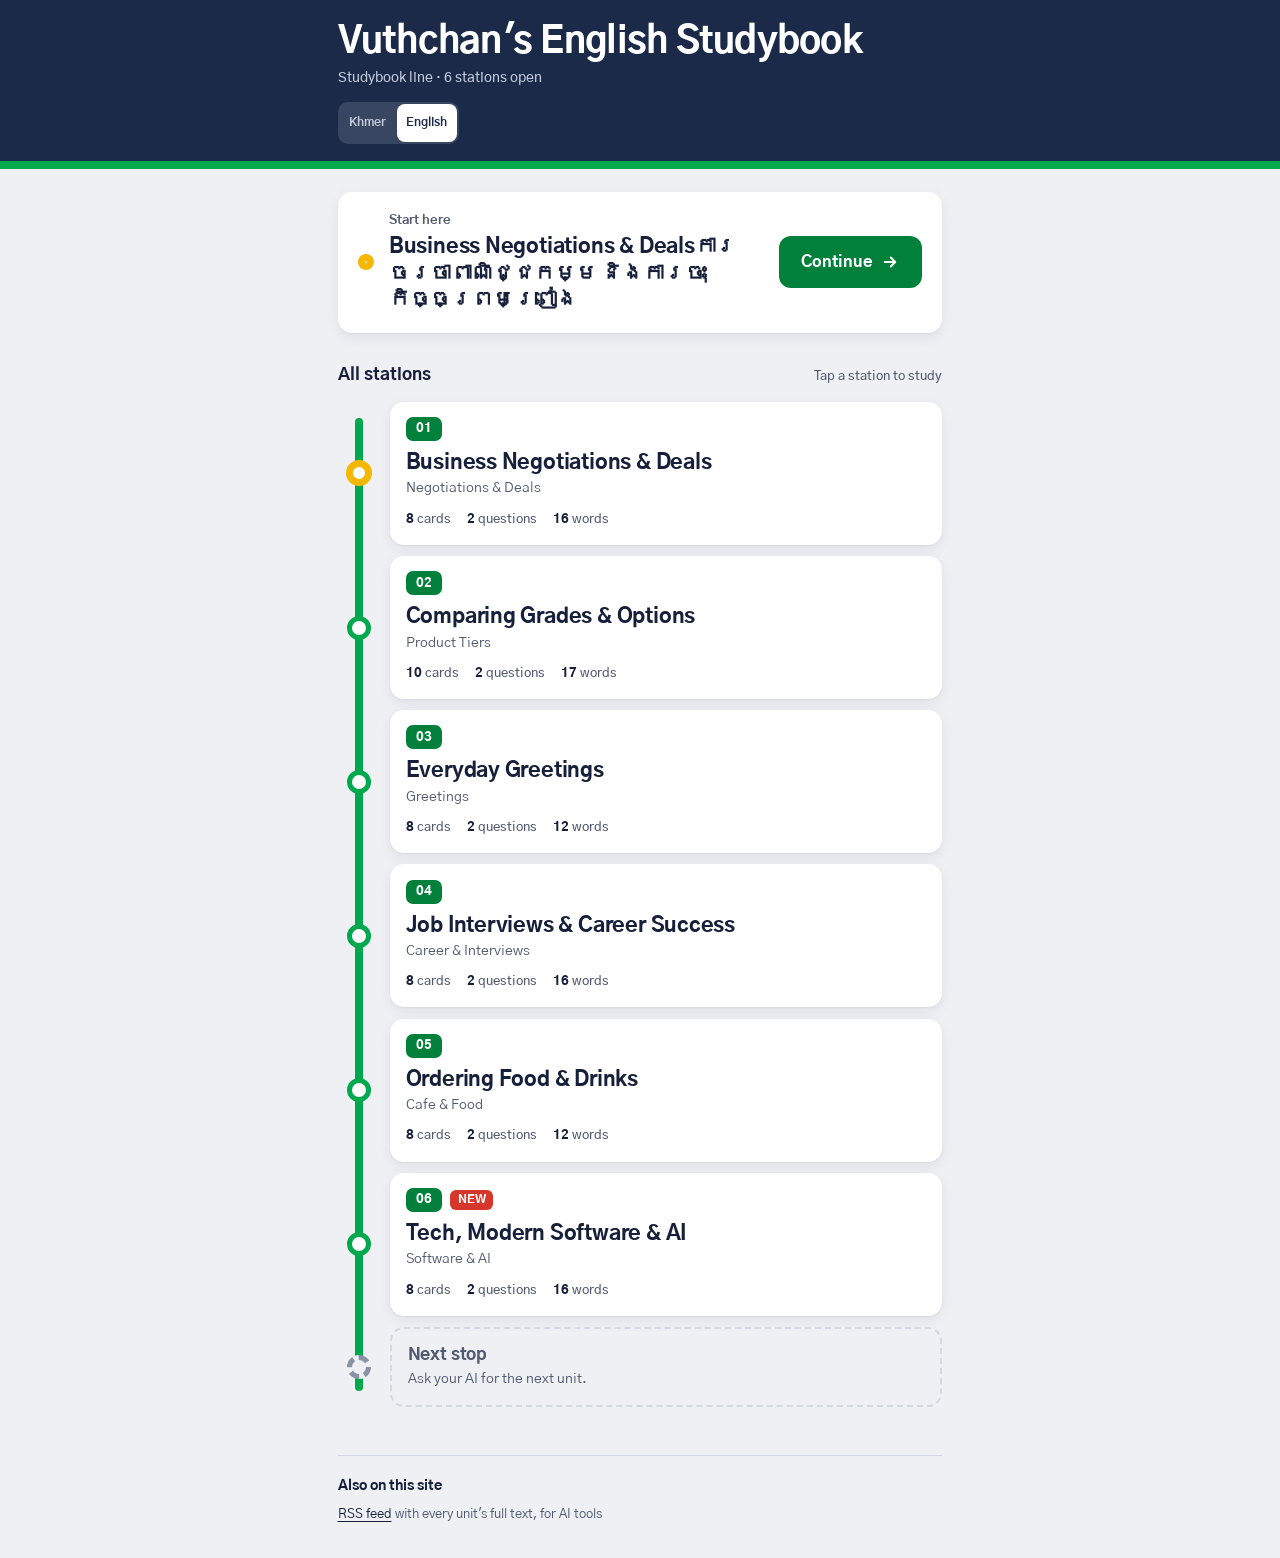
<file: index.html>
<!doctype html>
<html lang="en" data-ui="en">
<head>
<meta charset="utf-8">
<meta name="viewport" content="width=device-width, initial-scale=1, viewport-fit=cover">
<title>Vuthchan's English Studybook</title>
<meta name="description" content="English study units: picture cards with native audio, Q&amp;A, vocabulary and full text.">
<meta name="theme-color" content="#1C2A4A">
<link rel="manifest" href="manifest.webmanifest">
<link rel="icon" href="icons/icon.svg" type="image/svg+xml">
<link rel="apple-touch-icon" href="icons/apple-touch-icon.png">
<meta name="apple-mobile-web-app-capable" content="yes">
<meta name="apple-mobile-web-app-title" content="Studybook">
<meta name="apple-mobile-web-app-status-bar-style" content="black-translucent">
<link rel="alternate" type="application/rss+xml" title="Studybook feed" href="feed.xml">
<link rel="preconnect" href="https://fonts.googleapis.com">
<link rel="preconnect" href="https://fonts.gstatic.com" crossorigin>
<link rel="stylesheet" href="https://fonts.googleapis.com/css2?family=Gothic+A1:wght@400;500;700;800&display=swap">
<link rel="stylesheet" href="assets/line.css?v=lyric1">
<script src="assets/script.js?v=lyric1"></script>
<style>
/* ---------- sign band ---------- */
.sign{background:var(--sign);color:var(--on-sign);padding:calc(env(safe-area-inset-top) + 1.4rem) 0 1.1rem}
.sign .in{display:flex;align-items:flex-end;justify-content:space-between;gap:1rem}
.sign h1{margin:0;font-size:clamp(1.75rem,7.6vw,2.3rem);font-weight:800;letter-spacing:-.02em;line-height:1.1}
.sign p{margin:.35rem 0 0;font-size:.86rem;color:var(--on-sign-2);font-weight:500}
.install{flex:none;display:inline-flex;align-items:center;gap:.4rem;font:700 .84rem/1 var(--f);color:var(--sign);background:var(--on-sign);
  border:0;border-radius:10px;padding:.62rem .8rem;cursor:pointer;min-height:40px}
.install svg{width:16px;height:16px}
.install[hidden]{display:none}
.ios-hint{margin:.9rem auto 0;font-size:.86rem;color:var(--on-sign-2);line-height:1.5}
.ios-hint[hidden]{display:none}
.ios-hint b{color:var(--on-sign)}

/* ---------- now-at block ---------- */
.now{margin:1.4rem 0 .4rem;background:var(--surface);border-radius:var(--r);padding:1.05rem 1.05rem 1.1rem;
  box-shadow:var(--shadow);display:grid;grid-template-columns:auto 1fr;gap:.25rem .9rem;align-items:center}
.now .ring{grid-row:span 2;width:16px;height:16px;border-radius:50%;background:var(--surface);border:7px solid var(--here)}
.now .where{margin:0;font-size:.8rem;color:var(--ink-2);font-weight:700}
.now .title{margin:0;font-size:1.32rem;font-weight:800;letter-spacing:-.01em;line-height:1.25;word-break:keep-all}
.now .title .sub{display:block;font-size:.86rem;font-weight:500;color:var(--ink-2);letter-spacing:0;margin-top:.1rem}
.go{grid-column:1/-1;margin-top:.85rem;display:flex;align-items:center;justify-content:center;gap:.5rem;min-height:52px;
  background:var(--line-ink);color:#fff;border-radius:12px;text-decoration:none;font-weight:800;font-size:1.02rem}
.go svg{width:18px;height:18px}
.go:active{transform:translateY(1px)}

/* ---------- the line ---------- */
.line-h{display:flex;align-items:baseline;justify-content:space-between;gap:1rem;margin:1.9rem 0 .5rem}
.line-h h2{margin:0;font-size:1.05rem;font-weight:800}
.line-h span{font-size:.82rem;color:var(--ink-2);font-weight:500}
.line{position:relative;list-style:none;margin:0;padding:0 0 0 52px}
.line::before{content:"";position:absolute;left:17px;top:22px;bottom:22px;width:8px;border-radius:4px;background:var(--line)}
.stop{position:relative;padding:.35rem 0}
.stop::before{content:"";position:absolute;left:-43px;top:50%;width:14px;height:14px;margin-top:-12px;border-radius:50%;
  background:var(--surface);border:5px solid var(--line)}
.station{display:block;background:var(--surface);border-radius:var(--r);padding:.95rem 1rem 1rem;text-decoration:none;color:inherit;
  box-shadow:var(--shadow);transition:box-shadow .2s var(--ease),transform .2s var(--ease)}
a.station:hover{box-shadow:var(--shadow-up)}
a.station:active{transform:scale(.985)}
.st-top{display:flex;align-items:center;gap:.5rem;flex-wrap:wrap}
.badge{display:inline-grid;place-items:center;min-width:2.3rem;height:1.5rem;padding:0 .45rem;border-radius:7px;background:var(--line-ink);
  color:#fff;font-weight:800;font-size:.8rem;font-variant-numeric:tabular-nums;letter-spacing:.02em}
.tag{font-size:.72rem;font-weight:800;border-radius:6px;padding:.18rem .45rem;line-height:1.2}
.tag.new{background:var(--notice);color:#fff}
.tag.soon{background:var(--ground);color:var(--ink-2);border:1px solid var(--rule)}
.tag[hidden]{display:none}
.st-ko{margin:.5rem 0 0;font-size:1.32rem;font-weight:800;line-height:1.3;letter-spacing:-.01em;word-break:keep-all}
.st-en{margin:.12rem 0 0;font-size:.9rem;color:var(--ink-2);line-height:1.45}
.st-meta{margin:.65rem 0 0;display:flex;flex-wrap:wrap;gap:.3rem 1rem;font-size:.8rem;color:var(--ink-2);font-weight:500;font-variant-numeric:tabular-nums}
.st-meta b{color:var(--ink);font-weight:800}
.stop.closed .station{background:transparent;box-shadow:none;border:2px solid var(--rule)}
.stop.closed .st-ko{color:var(--ink-2)}
.stop.closed .badge{background:transparent;color:var(--ink-2);box-shadow:inset 0 0 0 1.5px var(--ink-3)}
.stop.next::before{border-style:dashed;border-color:var(--ink-3);background:var(--ground)}
.stop.next .station{background:transparent;box-shadow:none;border:2px dashed var(--rule)}
.stop.next .st-ko{margin:0;color:var(--ink-2);font-size:1.08rem}
.stop.next code{font:700 .86rem var(--f);color:var(--ink)}

/* "you are here" marker, slides along the line */
.marker{position:absolute;left:8px;top:0;width:26px;height:26px;border-radius:50%;background:var(--surface);
  border:7px solid var(--here);pointer-events:none;z-index:2;
  transition:transform .42s var(--ease-out);will-change:transform}
.marker[hidden]{display:none}

/* ---------- footer ---------- */
footer{margin:2.6rem 0 0;padding:1.2rem 0 calc(env(safe-area-inset-bottom) + 2rem);border-top:1px solid var(--rule);font-size:.84rem;color:var(--ink-2);line-height:1.7}
footer h2{font-size:.86rem;margin:0 0 .3rem;color:var(--ink);font-weight:800}
footer ul{list-style:none;margin:0;padding:0}
footer a{color:var(--ink);text-underline-offset:3px;text-decoration-thickness:1px}

.sign-script{margin-top:.8rem}
@media (min-width:720px){
  .now{grid-template-columns:auto 1fr auto;padding:1.2rem 1.3rem}
  .now .ring{grid-row:1/3}
  .now .where{grid-column:2;grid-row:1}
  .now .title{grid-column:2;grid-row:2}
  .go{grid-column:3;grid-row:1/3;margin:0;padding:0 1.4rem}
}
</style>
</head>
<body>
<header class="sign">
  <div class="in wrap">
    <div>
      <h1>Vuthchan's English Studybook</h1>
      <p>Studybook line · <span id="count">1</span> station open</p>
    </div>
    <button class="install" id="install" type="button" hidden>
      <svg viewBox="0 0 24 24" fill="none" stroke="currentColor" stroke-width="2.4" stroke-linecap="round" stroke-linejoin="round" aria-hidden="true"><path d="M12 4v11M7 10l5 5 5-5M5 20h14"/></svg>Install app
    </button>
  </div>
  <div class="wrap sign-script"><div class="script" role="group" aria-label="Show text in"><button type="button" data-set="en" aria-pressed="false">Khmer</button><button type="button" data-set="ko" aria-pressed="true" lang="en">English</button></div></div>
  <p class="ios-hint wrap" id="iosHint" hidden>On iPhone: tap <b>Share</b>, then <b>Add to Home Screen</b>.</p>
</header>
<div class="stripe" aria-hidden="true"></div>

<main class="wrap">
  <section class="now" aria-label="Continue studying">
    <span class="ring" aria-hidden="true"></span>
    <p class="where" id="nowWhere">Start here</p>
    <p class="title" id="nowTitle">Business Negotiations &amp; Deals<span>ការចរចាពាណិជ្ជកម្ម និងការចុះកិច្ចព្រមព្រៀង</span></p>
    <a class="go" id="nowGo" href="business-negotiations-and-deals/">
      Continue
      <svg viewBox="0 0 24 24" fill="none" stroke="currentColor" stroke-width="2.6" stroke-linecap="round" stroke-linejoin="round" aria-hidden="true"><path d="M5 12h14M13 6l6 6-6 6"/></svg>
    </a>
  </section>

  <div class="line-h"><h2>All stations</h2><span>Tap a station to study</span></div>
  <ol class="line" id="line">
    <li class="stop" data-unit="business-negotiations-and-deals" data-en="ការចរចាពាណិជ្ជកម្ម និងការចុះកិច្ចព្រមព្រៀង">
      <a class="station" href="business-negotiations-and-deals/">
        <span class="st-top"><span class="badge">01</span></span>
        <p class="st-ko" lang="en"><span class="mk">Business Negotiations &amp; Deals</span><span class="only-en">ការចរចាពាណិជ្ជកម្ម និងការចុះកិច្ចព្រមព្រៀង</span></p>
        <p class="st-en">Negotiations &amp; Deals</p>
        <p class="st-meta"><span><b>8</b> cards</span><span><b>2</b> questions</span><span><b>16</b> words</span></p>
      </a>
    </li>
    <li class="stop" data-unit="comparing-grades-and-options" data-en="ការប្រៀបធៀបកម្រិតគុណភាព (ពីកម្រិតដំបូង ដល់កម្រិតផុតលេខ)">
      <a class="station" href="comparing-grades-and-options/">
        <span class="st-top"><span class="badge">02</span></span>
        <p class="st-ko" lang="en"><span class="mk">Comparing Grades &amp; Options</span><span class="only-en">ការប្រៀបធៀបកម្រិតគុណភាព (ពីកម្រិតដំបូង ដល់កម្រិតផុតលេខ)</span></p>
        <p class="st-en">Product Tiers</p>
        <p class="st-meta"><span><b>10</b> cards</span><span><b>2</b> questions</span><span><b>17</b> words</span></p>
      </a>
    </li>
    <li class="stop" data-unit="everyday-greetings" data-en="ការស្វាគមន៍ប្រចាំថ្ងៃ">
      <a class="station" href="everyday-greetings/">
        <span class="st-top"><span class="badge">03</span></span>
        <p class="st-ko" lang="en"><span class="mk">Everyday Greetings</span><span class="only-en">ការស្វាគមន៍ប្រចាំថ្ងៃ</span></p>
        <p class="st-en">Greetings</p>
        <p class="st-meta"><span><b>8</b> cards</span><span><b>2</b> questions</span><span><b>12</b> words</span></p>
      </a>
    </li>
    <li class="stop" data-unit="job-interviews-and-career" data-en="ការសម្ភាសន៍ការងារ និងការអភិវឌ្ឍអាជីព">
      <a class="station" href="job-interviews-and-career/">
        <span class="st-top"><span class="badge">04</span></span>
        <p class="st-ko" lang="en"><span class="mk">Job Interviews &amp; Career Success</span><span class="only-en">ការសម្ភាសន៍ការងារ និងការអភិវឌ្ឍអាជីព</span></p>
        <p class="st-en">Career &amp; Interviews</p>
        <p class="st-meta"><span><b>8</b> cards</span><span><b>2</b> questions</span><span><b>16</b> words</span></p>
      </a>
    </li>
    <li class="stop" data-unit="ordering-food-and-drinks" data-en="ការកុម្ម៉ង់អាហារ និងភេសជ្ជៈ">
      <a class="station" href="ordering-food-and-drinks/">
        <span class="st-top"><span class="badge">05</span></span>
        <p class="st-ko" lang="en"><span class="mk">Ordering Food &amp; Drinks</span><span class="only-en">ការកុម្ម៉ង់អាហារ និងភេសជ្ជៈ</span></p>
        <p class="st-en">Cafe &amp; Food</p>
        <p class="st-meta"><span><b>8</b> cards</span><span><b>2</b> questions</span><span><b>12</b> words</span></p>
      </a>
    </li>
    <li class="stop" data-unit="tech-software-and-ai" data-en="បច្ចេកវិទ្យា វិស្វកម្មផ្នែកទន់ និង AI">
      <a class="station" href="tech-software-and-ai/">
        <span class="st-top"><span class="badge">06</span><span class="tag new" hidden>NEW</span></span>
        <p class="st-ko" lang="en"><span class="mk">Tech, Modern Software &amp; AI</span><span class="only-en">បច្ចេកវិទ្យា វិស្វកម្មផ្នែកទន់ និង AI</span></p>
        <p class="st-en">Software &amp; AI</p>
        <p class="st-meta"><span><b>8</b> cards</span><span><b>2</b> questions</span><span><b>16</b> words</span></p>
      </a>
    </li>
    <li class="stop next">
      <div class="station">
        <p class="st-ko" lang="en">Next stop</p>
        <p class="st-en">Ask your AI for the next unit.</p>
      </div>
    </li>
    <li class="marker" id="marker" aria-hidden="true" hidden></li>
  </ol>

  <footer>
    <h2>Also on this site</h2>
    <ul>
      <li><a href="feed.xml">RSS feed</a> with every unit's full text, for AI tools</li>
    </ul>
  </footer>
</main>

<script>
(function(){
  var KEY_LAST='sb:last', KEY_SEEN='sb:seen';
  function get(k,d){try{var v=localStorage.getItem(k);return v===null?d:JSON.parse(v);}catch(e){return d;}}
  function put(k,v){try{localStorage.setItem(k,JSON.stringify(v));}catch(e){}}
  var live=[].slice.call(document.querySelectorAll('.stop[data-unit]')).filter(function(s){return s.querySelector('a.station');});
  var n=live.length;
  document.getElementById('count').parentNode.lastChild.textContent=n===1?' station open':' stations open';
  document.getElementById('count').textContent=n;

  // NEW holds until the unit is opened once
  var seen=get(KEY_SEEN,[]);
  live.forEach(function(s){var t=s.querySelector('.tag.new');if(t)t.hidden=seen.indexOf(s.dataset.unit)!==-1;});

  // You are here: the last opened unit, else the first open station
  var last=get(KEY_LAST,null), here=null;
  live.forEach(function(s){if(s.dataset.unit===last)here=s;});
  if(here){
    var t=document.getElementById('nowTitle');t.innerHTML=here.querySelector('.st-ko').innerHTML;
    var sp=document.createElement('span');sp.className='sub not-en';sp.textContent=here.dataset.en||'';t.appendChild(sp);
    var pos=get('sb:pos:'+here.dataset.unit,null);
    document.getElementById('nowWhere').textContent=pos&&pos.n?'You are here · card '+(pos.i+1)+' of '+pos.n:'You are here';
    document.getElementById('nowGo').href=here.querySelector('a.station').getAttribute('href');
  }
  var marker=document.getElementById('marker');
  function place(s,animate){
    var y=s.offsetTop+s.offsetHeight/2-13;
    if(!animate)marker.style.transition='none';
    marker.style.transform='translateY('+y+'px)';
    if(!animate){void marker.offsetHeight;marker.style.transition='';}
  }
  var at=here||live[0];
  if(at){marker.hidden=false;place(at,false);}
  window.addEventListener('resize',function(){if(at)place(at,false);});

  function remember(slug){put(KEY_LAST,slug);if(seen.indexOf(slug)===-1){seen.push(slug);put(KEY_SEEN,seen);}}
  var reduce=window.matchMedia('(prefers-reduced-motion: reduce)').matches;
  live.forEach(function(s){
    var a=s.querySelector('a.station');
    a.addEventListener('click',function(e){
      remember(s.dataset.unit);
      if(reduce||e.metaKey||e.ctrlKey||e.shiftKey||s===at)return;
      e.preventDefault();at=s;place(s,true);
      setTimeout(function(){location.href=a.href;},430);
    });
  });
  document.getElementById('nowGo').addEventListener('click',function(){
    var h=this.getAttribute('href');
    live.forEach(function(s){if(s.querySelector('a.station').getAttribute('href')===h)remember(s.dataset.unit);});
  });

  // Install as an app
  var btn=document.getElementById('install'), hint=document.getElementById('iosHint'), deferred=null;
  var standalone=window.matchMedia('(display-mode: standalone)').matches||navigator.standalone;
  window.addEventListener('beforeinstallprompt',function(e){e.preventDefault();deferred=e;if(!standalone)btn.hidden=false;});
  if(/iphone|ipad|ipod/i.test(navigator.userAgent)&&!standalone)btn.hidden=false;
  btn.addEventListener('click',function(){
    if(deferred){deferred.prompt();deferred.userChoice.then(function(){deferred=null;btn.hidden=true;});return;}
    hint.hidden=!hint.hidden;
  });
  window.addEventListener('appinstalled',function(){btn.hidden=true;hint.hidden=true;});

  if('serviceWorker' in navigator)navigator.serviceWorker.register('sw.js').catch(function(){});
})();
</script>
</body>
</html>
</file>
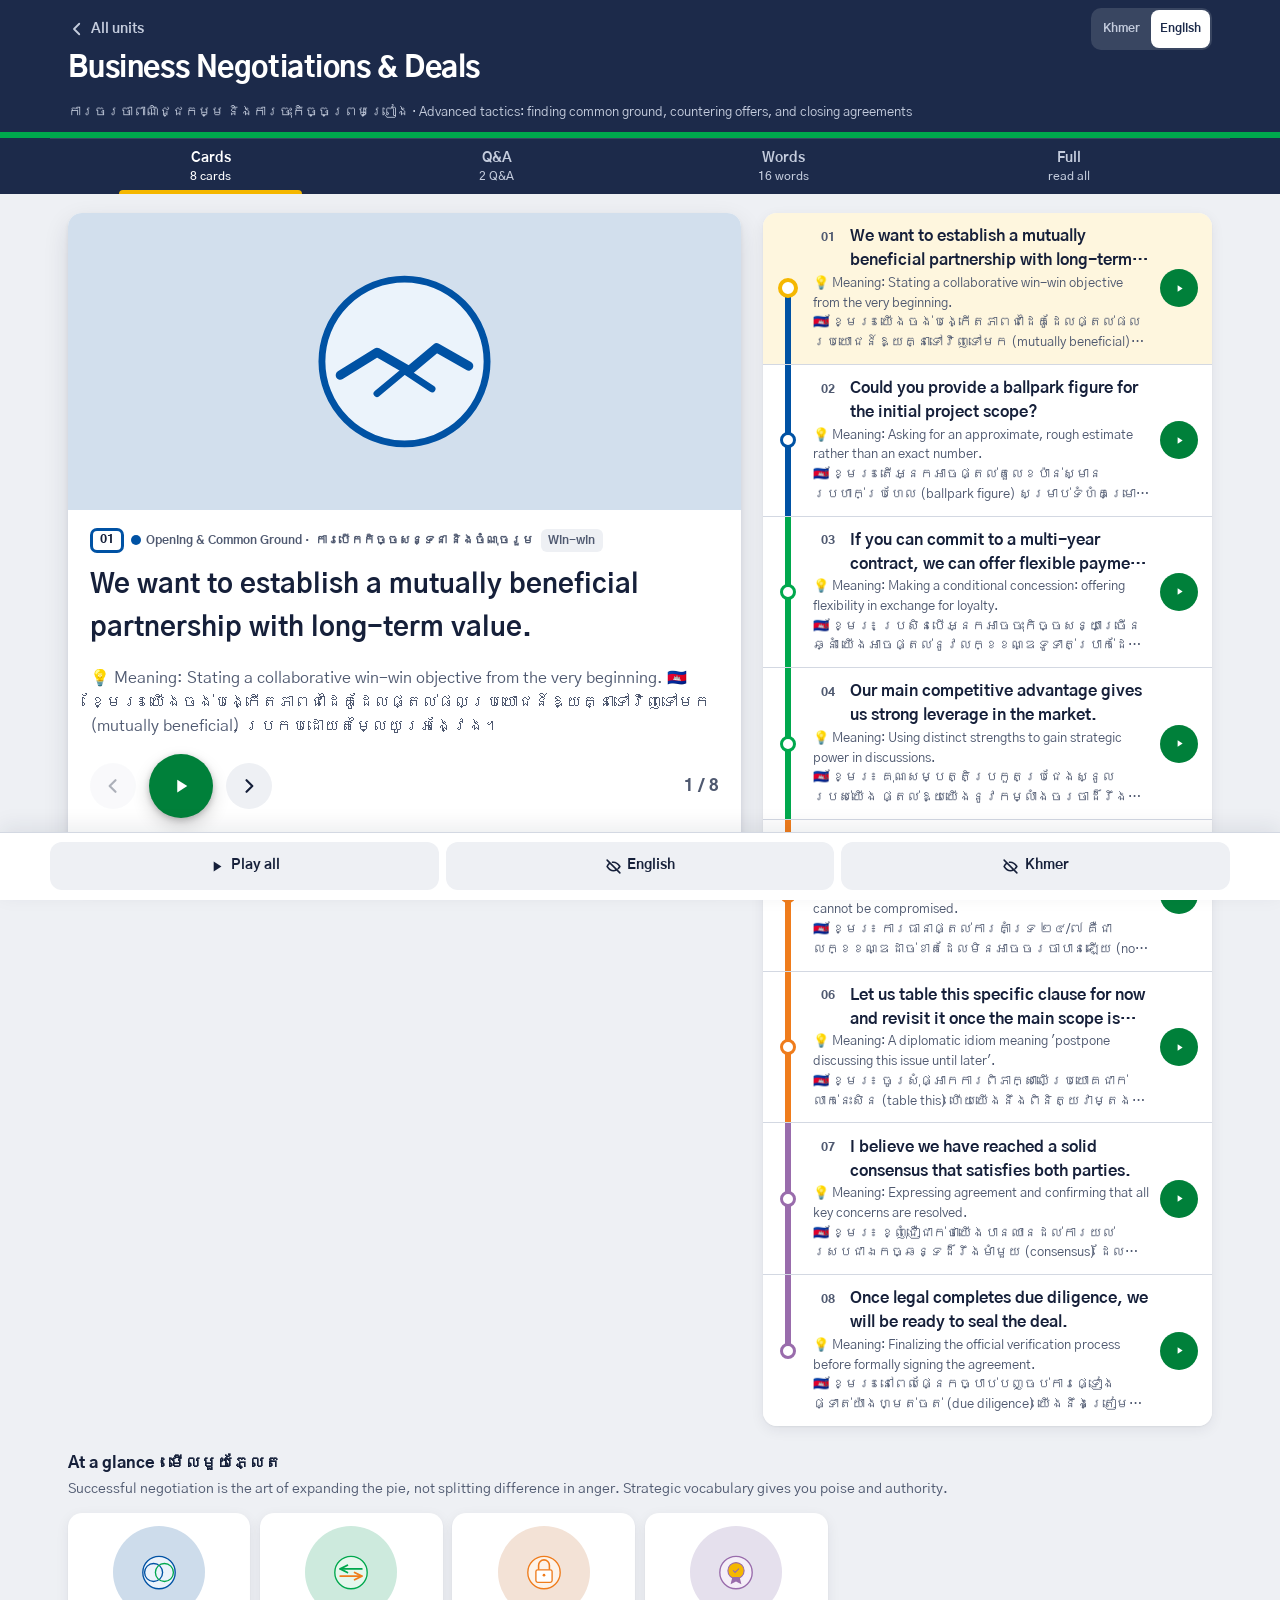
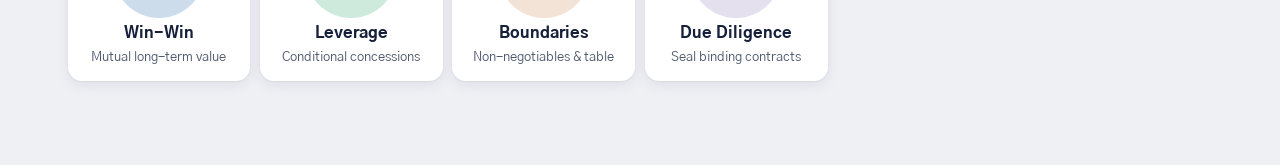
<file: business-negotiations-and-deals/index.html>
<!doctype html>
<html lang="en" data-ui="en">
<head>
<meta charset="utf-8">
<meta name="viewport" content="width=device-width, initial-scale=1, viewport-fit=cover">
<title>Business Negotiations &amp; Deals · ការចរចាពាណិជ្ជកម្ម និងការចុះកិច្ចព្រមព្រៀង · Studybook</title>
<meta name="description" content="Master high-level English negotiation vocabulary: leverage, concessions, bottom lines, counteroffers, and sealing win-win business deals.">
<meta name="theme-color" content="#1C2A4A">
<meta property="og:type" content="website">
<meta property="og:site_name" content="Vuthchan&#x27;s English Studybook">
<meta property="og:title" content="Business Negotiations &amp; Deals · ការចរចាពាណិជ្ជកម្ម និងការចុះកិច្ចព្រមព្រៀង">
<meta property="og:description" content="Master high-level English negotiation vocabulary: leverage, concessions, bottom lines, counteroffers, and sealing win-win business deals.">
<meta property="og:url" content="https://vuthchan334-sudo.github.io/studybook/business-negotiations-and-deals/">
<meta property="og:image" content="https://vuthchan334-sudo.github.io/studybook/og/business-negotiations-and-deals.png">
<meta property="og:image:width" content="1200">
<meta property="og:image:height" content="630">
<meta property="og:image:alt" content="Business Negotiations &amp; Deals · ការចរចាពាណិជ្ជកម្ម និងការចុះកិច្ចព្រមព្រៀង">
<meta name="twitter:card" content="summary_large_image">
<link rel="manifest" href="../manifest.webmanifest">
<link rel="icon" href="../icons/icon.svg" type="image/svg+xml">
<link rel="icon" href="../icons/favicon-32.png" sizes="32x32" type="image/png">
<link rel="apple-touch-icon" href="../icons/apple-touch-icon.png">
<link rel="apple-touch-icon" sizes="120x120" href="../icons/apple-touch-icon-120.png">
<link rel="apple-touch-icon" sizes="152x152" href="../icons/apple-touch-icon-152.png">
<link rel="apple-touch-icon" sizes="167x167" href="../icons/apple-touch-icon-167.png">
<link rel="apple-touch-icon" sizes="180x180" href="../icons/apple-touch-icon.png">
<meta name="apple-mobile-web-app-title" content="Studybook">
<meta name="apple-mobile-web-app-capable" content="yes">
<meta name="apple-mobile-web-app-status-bar-style" content="black-translucent">
<link rel="preconnect" href="https://fonts.googleapis.com">
<link rel="preconnect" href="https://fonts.gstatic.com" crossorigin>
<link rel="stylesheet" href="https://fonts.googleapis.com/css2?family=Gothic+A1:wght@400;500;700;800&display=swap">
<link rel="stylesheet" href="../assets/line.css?v=lyric2">
<link rel="stylesheet" href="../assets/unit.css?v=lyric2">
<script src="../assets/script.js?v=lyric2"></script>
</head>
<body data-unit="business-negotiations-and-deals">
<header class="usign">
  <div class="wrap">
    <div class="row"><a class="back" href="../"><svg viewBox="0 0 24 24" fill="none" stroke="currentColor" stroke-width="2.4" stroke-linecap="round" stroke-linejoin="round" aria-hidden="true"><path d="M15 5l-7 7 7 7"/></svg><span class="ui-ko">노선도 · All units</span><span class="ui-en">All units</span></a><div class="script" role="group" aria-label="Show text in"><button type="button" data-set="en" aria-pressed="false">Khmer</button><button type="button" data-set="ko" aria-pressed="true" lang="en">English</button></div></div>
    <div class="utitle"><h1><span class="mk">Business Negotiations &amp; Deals</span><span class="only-en">ការចរចាពាណិជ្ជកម្ម និងការចុះកិច្ចព្រមព្រៀង</span></h1><p><span class="not-en">ការចរចាពាណិជ្ជកម្ម និងការចុះកិច្ចព្រមព្រៀង · </span>Advanced tactics: finding common ground, countering offers, and closing agreements</p></div>
  </div>
  <div class="stripe" aria-hidden="true"></div>
  <nav class="tabs wrap" role="tablist" aria-label="Unit parts">
    <button role="tab" data-tab="cards" aria-controls="p-cards"><span><span class="ui-ko">그림 카드</span><span class="ui-en">Cards</span></span><small>8 cards</small></button>
    <button role="tab" data-tab="qa" aria-controls="p-qa"><span><span class="ui-ko">예상 질문</span><span class="ui-en">Q&amp;A</span></span><small>2 Q&amp;A</small></button>
    <button role="tab" data-tab="voc" aria-controls="p-voc"><span><span class="ui-ko">단어</span><span class="ui-en">Words</span></span><small>16 words</small></button>
    <button role="tab" data-tab="full" aria-controls="p-full"><span><span class="ui-ko">전체</span><span class="ui-en">Full</span></span><small>read all</small></button>
  </nav>
</header>

<main class="wrap">
  <section class="panel" id="p-cards" role="tabpanel">
    <section class="eli" aria-label="The big picture"><h2>At a glance · មើលមួយភ្លែត</h2><p class="eli-why">Successful negotiation is the art of expanding the pie, not splitting difference in anger. Strategic vocabulary gives you poise and authority.</p><ol><li style="--lc:#0052A4"><img src="img/x-winwin.svg" alt="" loading="lazy"><b class="has-en" lang="en">Win-Win</b><span>Mutual long-term value</span></li><li style="--lc:#00A84D"><img src="img/x-bargain.svg" alt="" loading="lazy"><b class="has-en" lang="en">Leverage</b><span>Conditional concessions</span></li><li style="--lc:#EF7C1C"><img src="img/x-lock.svg" alt="" loading="lazy"><b class="has-en" lang="en">Boundaries</b><span>Non-negotiables &amp; table</span></li><li style="--lc:#996CAC"><img src="img/x-seal.svg" alt="" loading="lazy"><b class="has-en" lang="en">Due Diligence</b><span>Seal binding contracts</span></li></ol></section>
    <section class="map" aria-label="Sections"><h2>Negotiation Flow · ដំណាក់កាលចរចា</h2><p class="note">A strategic journey: establish shared value, negotiate trade-offs, navigate non-negotiables, and seal binding deals.</p><ol><li data-sec="align" style="--lc:#0052A4"><button type="button"><span class="m-ko has-en" lang="en">Opening &amp; Common Ground</span><span class="m-en">ការបើកកិច្ចសន្ទនា និងចំណុចរួម</span></button></li><li data-sec="bargain" style="--lc:#00A84D"><button type="button"><span class="m-ko has-en" lang="en">Bargaining &amp; Leverage</span><span class="m-en">ការតថ្លៃ និងកម្លាំងចរចា</span></button></li><li data-sec="resolve" style="--lc:#EF7C1C"><button type="button"><span class="m-ko has-en" lang="en">Overcoming Impasse</span><span class="m-en">ការដោះស្រាយភាពទាល់ច្រក</span></button></li><li data-sec="close" style="--lc:#996CAC"><button type="button"><span class="m-ko has-en" lang="en">Closing the Deal</span><span class="m-en">ការចុះហត្ថលេខា និងបិទកិច្ចសន្យា</span></button></li></ol></section>
    
    <ol class="how"><li><b>1</b>Look at the picture</li><li><b>2</b>Recall the English in your head</li><li><b>3</b>Tap to check, then listen</li></ol>
    <div class="platform">
      <section class="stage" id="stage" aria-label="Now studying" aria-live="polite">
        <figure class="pic"><img src="img/c1-handshake.svg" alt=""></figure>
        <div class="st-body">
          <div class="ctop"></div>
          <p class="ko st-ko has-en" lang="en" tabindex="0"></p>
          <span class="prog" aria-hidden="true"><i></i></span>
          <p class="en st-en"></p>
          <div class="st-ctl">
            <button class="st-nav" id="stPrev" type="button" aria-label="Previous card"><svg viewBox="0 0 24 24" fill="none" stroke="currentColor" stroke-width="2.6" stroke-linecap="round" stroke-linejoin="round" aria-hidden="true"><path d="M15 5l-7 7 7 7"/></svg></button>
            <button class="bigplay" id="stPlay" type="button" aria-label="Listen"><svg viewBox="0 0 24 24" aria-hidden="true"><path class="i-play" d="M8 5v14l11-7z" fill="currentColor"/><path class="i-stop" d="M7 6h3.5v12H7zM13.5 6H17v12h-3.5z" fill="currentColor"/></svg></button>
            <button class="st-nav" id="stNext" type="button" aria-label="Next card"><svg viewBox="0 0 24 24" fill="none" stroke="currentColor" stroke-width="2.6" stroke-linecap="round" stroke-linejoin="round" aria-hidden="true"><path d="M9 5l7 7-7 7"/></svg></button>
            <span class="st-count"></span>
          </div>
          <p class="keys"><kbd>Space</kbd> listen · <kbd>←</kbd> <kbd>→</kbd> move · <kbd>K</kbd> show text</p>
        </div>
      </section>
      <div class="cards" role="list" aria-label="All lines"><article class="card" id="c1" data-sec="align" style="--lc:#0052A4"><figure class="pic flat"><img loading="lazy" src="img/c1-handshake.svg" alt="Two business partners shaking hands"><button class="cplay" type="button" data-au="audio/c01.mp3" aria-label="Listen to card 1"><svg viewBox="0 0 24 24" aria-hidden="true"><path class="i-play" d="M8 5v14l11-7z" fill="currentColor"/><path class="i-stop" d="M7 6h3.5v12H7zM13.5 6H17v12h-3.5z" fill="currentColor"/></svg></button></figure><div class="cbody"><div class="ctop"><span class="num">01</span><span class="sec-chip"><span class="mk" lang="en">Opening &amp; Common Ground&nbsp;· </span>ការបើកកិច្ចសន្ទនា និងចំណុចរួម</span><span class="hook" lang="en">Win-win</span></div><p class="ko has-en" lang="en">We want to establish a mutually beneficial partnership with long-term value.</p><span class="prog" aria-hidden="true"><i></i></span><p class="en">💡 Meaning: Stating a collaborative win-win objective from the very beginning.
🇰🇭 ខ្មែរ៖ យើងចង់បង្កើតភាពជាដៃគូដែលផ្តល់ផលប្រយោជន៍ឱ្យគ្នាទៅវិញទៅមក (mutually beneficial) ប្រកបដោយតម្លៃយូរអង្វែង។</p></div><button class="rplay" type="button" data-au="audio/c01.mp3" aria-label="Listen to card 1"><svg viewBox="0 0 24 24" aria-hidden="true"><path class="i-play" d="M8 5v14l11-7z" fill="currentColor"/><path class="i-stop" d="M7 6h3.5v12H7zM13.5 6H17v12h-3.5z" fill="currentColor"/></svg></button></article><article class="card" id="c2" data-sec="align" style="--lc:#0052A4"><figure class="pic flat"><img loading="lazy" src="img/c2-calculator.svg" alt="A financial calculator showing budget"><button class="cplay" type="button" data-au="audio/c02.mp3" aria-label="Listen to card 2"><svg viewBox="0 0 24 24" aria-hidden="true"><path class="i-play" d="M8 5v14l11-7z" fill="currentColor"/><path class="i-stop" d="M7 6h3.5v12H7zM13.5 6H17v12h-3.5z" fill="currentColor"/></svg></button></figure><div class="cbody"><div class="ctop"><span class="num">02</span><span class="sec-chip"><span class="mk" lang="en">Opening &amp; Common Ground&nbsp;· </span>ការបើកកិច្ចសន្ទនា និងចំណុចរួម</span><span class="hook" lang="en">Ballpark</span></div><p class="ko has-en" lang="en">Could you provide a ballpark figure for the initial project scope?</p><span class="prog" aria-hidden="true"><i></i></span><p class="en">💡 Meaning: Asking for an approximate, rough estimate rather than an exact number.
🇰🇭 ខ្មែរ៖ តើអ្នកអាចផ្តល់តួលេខប៉ាន់ស្មានប្រហាក់ប្រហែល (ballpark figure) សម្រាប់ទំហំគម្រោងដំបូងបានទេ?</p></div><button class="rplay" type="button" data-au="audio/c02.mp3" aria-label="Listen to card 2"><svg viewBox="0 0 24 24" aria-hidden="true"><path class="i-play" d="M8 5v14l11-7z" fill="currentColor"/><path class="i-stop" d="M7 6h3.5v12H7zM13.5 6H17v12h-3.5z" fill="currentColor"/></svg></button></article><article class="card" id="c3" data-sec="bargain" style="--lc:#00A84D"><figure class="pic flat"><img loading="lazy" src="img/c3-contract.svg" alt="A written agreement contract sheet"><button class="cplay" type="button" data-au="audio/c03.mp3" aria-label="Listen to card 3"><svg viewBox="0 0 24 24" aria-hidden="true"><path class="i-play" d="M8 5v14l11-7z" fill="currentColor"/><path class="i-stop" d="M7 6h3.5v12H7zM13.5 6H17v12h-3.5z" fill="currentColor"/></svg></button></figure><div class="cbody"><div class="ctop"><span class="num">03</span><span class="sec-chip"><span class="mk" lang="en">Bargaining &amp; Leverage&nbsp;· </span>ការតថ្លៃ និងកម្លាំងចរចា</span><span class="hook" lang="en">Concession</span></div><p class="ko has-en" lang="en">If you can commit to a multi-year contract, we can offer flexible payment terms.</p><span class="prog" aria-hidden="true"><i></i></span><p class="en">💡 Meaning: Making a conditional concession: offering flexibility in exchange for loyalty.
🇰🇭 ខ្មែរ៖ ប្រសិនបើអ្នកអាចចុះកិច្ចសន្យាច្រើនឆ្នាំ យើងអាចផ្តល់នូវលក្ខខណ្ឌទូទាត់ប្រាក់ដែលមានភាពបត់បែនខ្ពស់។</p></div><button class="rplay" type="button" data-au="audio/c03.mp3" aria-label="Listen to card 3"><svg viewBox="0 0 24 24" aria-hidden="true"><path class="i-play" d="M8 5v14l11-7z" fill="currentColor"/><path class="i-stop" d="M7 6h3.5v12H7zM13.5 6H17v12h-3.5z" fill="currentColor"/></svg></button></article><article class="card" id="c4" data-sec="bargain" style="--lc:#00A84D"><figure class="pic flat"><img loading="lazy" src="img/c4-lever.svg" alt="A mechanical fulcrum lifting a weight"><button class="cplay" type="button" data-au="audio/c04.mp3" aria-label="Listen to card 4"><svg viewBox="0 0 24 24" aria-hidden="true"><path class="i-play" d="M8 5v14l11-7z" fill="currentColor"/><path class="i-stop" d="M7 6h3.5v12H7zM13.5 6H17v12h-3.5z" fill="currentColor"/></svg></button></figure><div class="cbody"><div class="ctop"><span class="num">04</span><span class="sec-chip"><span class="mk" lang="en">Bargaining &amp; Leverage&nbsp;· </span>ការតថ្លៃ និងកម្លាំងចរចា</span><span class="hook" lang="en">Leverage</span></div><p class="ko has-en" lang="en">Our main competitive advantage gives us strong leverage in the market.</p><span class="prog" aria-hidden="true"><i></i></span><p class="en">💡 Meaning: Using distinct strengths to gain strategic power in discussions.
🇰🇭 ខ្មែរ៖ គុណសម្បត្តិប្រកួតប្រជែងស្នូលរបស់យើង ផ្តល់ឱ្យយើងនូវកម្លាំងចរចាដ៏រឹងមាំ (leverage) នៅក្នុងទីផ្សារ។</p></div><button class="rplay" type="button" data-au="audio/c04.mp3" aria-label="Listen to card 4"><svg viewBox="0 0 24 24" aria-hidden="true"><path class="i-play" d="M8 5v14l11-7z" fill="currentColor"/><path class="i-stop" d="M7 6h3.5v12H7zM13.5 6H17v12h-3.5z" fill="currentColor"/></svg></button></article><article class="card" id="c5" data-sec="resolve" style="--lc:#EF7C1C"><figure class="pic flat"><img loading="lazy" src="img/c5-lock.svg" alt="A secure padlock on an agreement"><button class="cplay" type="button" data-au="audio/c05.mp3" aria-label="Listen to card 5"><svg viewBox="0 0 24 24" aria-hidden="true"><path class="i-play" d="M8 5v14l11-7z" fill="currentColor"/><path class="i-stop" d="M7 6h3.5v12H7zM13.5 6H17v12h-3.5z" fill="currentColor"/></svg></button></figure><div class="cbody"><div class="ctop"><span class="num">05</span><span class="sec-chip"><span class="mk" lang="en">Overcoming Impasse&nbsp;· </span>ការដោះស្រាយភាពទាល់ច្រក</span><span class="hook" lang="en">Deal-breaker</span></div><p class="ko has-en" lang="en">Guaranteed twenty-four-seven support is a strict non-negotiable for our stakeholders.</p><span class="prog" aria-hidden="true"><i></i></span><p class="en">💡 Meaning: A core requirement or deal-breaker that cannot be compromised.
🇰🇭 ខ្មែរ៖ ការធានាផ្តល់ការគាំទ្រ ២៤/៧ គឺជាលក្ខខណ្ឌដាច់ខាតដែលមិនអាចចរចាបានឡើយ (non-negotiable) សម្រាប់ភាគីពាក់ព័ន្ធរបស់យើង។</p></div><button class="rplay" type="button" data-au="audio/c05.mp3" aria-label="Listen to card 5"><svg viewBox="0 0 24 24" aria-hidden="true"><path class="i-play" d="M8 5v14l11-7z" fill="currentColor"/><path class="i-stop" d="M7 6h3.5v12H7zM13.5 6H17v12h-3.5z" fill="currentColor"/></svg></button></article><article class="card" id="c6" data-sec="resolve" style="--lc:#EF7C1C"><figure class="pic flat"><img loading="lazy" src="img/c6-table.svg" alt="A clean conference negotiation table"><button class="cplay" type="button" data-au="audio/c06.mp3" aria-label="Listen to card 6"><svg viewBox="0 0 24 24" aria-hidden="true"><path class="i-play" d="M8 5v14l11-7z" fill="currentColor"/><path class="i-stop" d="M7 6h3.5v12H7zM13.5 6H17v12h-3.5z" fill="currentColor"/></svg></button></figure><div class="cbody"><div class="ctop"><span class="num">06</span><span class="sec-chip"><span class="mk" lang="en">Overcoming Impasse&nbsp;· </span>ការដោះស្រាយភាពទាល់ច្រក</span><span class="hook" lang="en">Table</span></div><p class="ko has-en" lang="en">Let us table this specific clause for now and revisit it once the main scope is settled.</p><span class="prog" aria-hidden="true"><i></i></span><p class="en">💡 Meaning: A diplomatic idiom meaning &#x27;postpone discussing this issue until later&#x27;.
🇰🇭 ខ្មែរ៖ ចូរសុំផ្អាកការពិភាក្សាលើប្រយោគជាក់លាក់នេះសិន (table this) ហើយយើងនឹងពិនិត្យវាម្តងទៀតនៅពេលទំហំការងារធំត្រូវបានឯកភាព។</p></div><button class="rplay" type="button" data-au="audio/c06.mp3" aria-label="Listen to card 6"><svg viewBox="0 0 24 24" aria-hidden="true"><path class="i-play" d="M8 5v14l11-7z" fill="currentColor"/><path class="i-stop" d="M7 6h3.5v12H7zM13.5 6H17v12h-3.5z" fill="currentColor"/></svg></button></article><article class="card" id="c7" data-sec="close" style="--lc:#996CAC"><figure class="pic flat"><img loading="lazy" src="img/c7-scales.svg" alt="Balanced justice scales"><button class="cplay" type="button" data-au="audio/c07.mp3" aria-label="Listen to card 7"><svg viewBox="0 0 24 24" aria-hidden="true"><path class="i-play" d="M8 5v14l11-7z" fill="currentColor"/><path class="i-stop" d="M7 6h3.5v12H7zM13.5 6H17v12h-3.5z" fill="currentColor"/></svg></button></figure><div class="cbody"><div class="ctop"><span class="num">07</span><span class="sec-chip"><span class="mk" lang="en">Closing the Deal&nbsp;· </span>ការចុះហត្ថលេខា និងបិទកិច្ចសន្យា</span><span class="hook" lang="en">Consensus</span></div><p class="ko has-en" lang="en">I believe we have reached a solid consensus that satisfies both parties.</p><span class="prog" aria-hidden="true"><i></i></span><p class="en">💡 Meaning: Expressing agreement and confirming that all key concerns are resolved.
🇰🇭 ខ្មែរ៖ ខ្ញុំជឿជាក់ថាយើងបានឈានដល់ការយល់ស្របជាឯកច្ឆន្ទដ៏រឹងមាំមួយ (consensus) ដែលបំពេញចិត្តភាគីទាំងសងខាង។</p></div><button class="rplay" type="button" data-au="audio/c07.mp3" aria-label="Listen to card 7"><svg viewBox="0 0 24 24" aria-hidden="true"><path class="i-play" d="M8 5v14l11-7z" fill="currentColor"/><path class="i-stop" d="M7 6h3.5v12H7zM13.5 6H17v12h-3.5z" fill="currentColor"/></svg></button></article><article class="card" id="c8" data-sec="close" style="--lc:#996CAC"><figure class="pic flat"><img loading="lazy" src="img/c8-pen.svg" alt="A golden signing pen with ink"><button class="cplay" type="button" data-au="audio/c08.mp3" aria-label="Listen to card 8"><svg viewBox="0 0 24 24" aria-hidden="true"><path class="i-play" d="M8 5v14l11-7z" fill="currentColor"/><path class="i-stop" d="M7 6h3.5v12H7zM13.5 6H17v12h-3.5z" fill="currentColor"/></svg></button></figure><div class="cbody"><div class="ctop"><span class="num">08</span><span class="sec-chip"><span class="mk" lang="en">Closing the Deal&nbsp;· </span>ការចុះហត្ថលេខា និងបិទកិច្ចសន្យា</span><span class="hook" lang="en">Seal the deal</span></div><p class="ko has-en" lang="en">Once legal completes due diligence, we will be ready to seal the deal.</p><span class="prog" aria-hidden="true"><i></i></span><p class="en">💡 Meaning: Finalizing the official verification process before formally signing the agreement.
🇰🇭 ខ្មែរ៖ នៅពេលផ្នែកច្បាប់បញ្ចប់ការផ្ទៀងផ្ទាត់យ៉ាងហ្មត់ចត់ (due diligence) យើងនឹងត្រៀមខ្លួនរួចរាល់ដើម្បីចុះហត្ថលេខាបិទកិច្ចសន្យាជាផ្លូវការ (seal the deal)។</p></div><button class="rplay" type="button" data-au="audio/c08.mp3" aria-label="Listen to card 8"><svg viewBox="0 0 24 24" aria-hidden="true"><path class="i-play" d="M8 5v14l11-7z" fill="currentColor"/><path class="i-stop" d="M7 6h3.5v12H7zM13.5 6H17v12h-3.5z" fill="currentColor"/></svg></button></article></div>
    </div>
    
  </section>
  <section class="panel" id="p-qa" role="tabpanel"><h2 class="qsec">Tactical Traps · ចំណុចប្រយ័ត្នក្នុងការចរចា</h2><article class="qa trap"><div class="qhead"><button class="q" type="button" aria-expanded="false" aria-controls="qa1"><span class="qm">Q</span><span class="qt"><span class="qko has-en" lang="en">What should I do if the other party&#x27;s initial offer is unacceptably low?</span><span class="qen">សំណួរ៖ តើខ្ញុំគួរធ្វើដូចម្តេច ប្រសិនបើសំណើដំបូងរបស់ភាគីម្ខាងទៀតមានតម្លៃទាបជ្រុលដែលមិនអាចទទួលយកបាន?</span></span><svg class="chev" viewBox="0 0 24 24" fill="none" stroke="currentColor" stroke-width="2.4" stroke-linecap="round" aria-hidden="true"><path d="M6 9l6 6 6-6"/></svg></button></div><div class="a" id="qa1"><p class="ako has-en" lang="en">Do not show anger. Anchor your counteroffer with clear market data and justify your pricing with tangible value.</p><p class="aen">💡 English: Avoid emotional pushback; state your baseline calmly and support it with objective benchmarks.
🇰🇭 ខ្មែរ៖ កុំបង្ហាញការខឹងសម្បារឡើយ។ ចូរឆ្លើយតបជាមួយសំណើតប (counteroffer) ដោយផ្អែកលើទិន្នន័យទីផ្សារច្បាស់លាស់ និងពន្យល់ពីតម្លៃជាក់ស្តែងដែលគេទទួលបាន។</p><p class="why">Emotional reactions weaken your negotiating posture, while data creates authority.</p><button class="listen" type="button" data-au="audio/qa1.mp3"><svg viewBox="0 0 24 24" aria-hidden="true"><path d="M8 5v14l11-7z" fill="currentColor"/></svg><span><span class="ui-ko">듣기 · Listen</span><span class="ui-en">Listen</span></span></button></div></article><h2 class="qsec">Strategy &amp; Frameworks · យុទ្ធសាស្ត្រចរចា</h2><article class="qa"><div class="qhead"><button class="q" type="button" aria-expanded="false" aria-controls="qa2"><span class="qm">Q</span><span class="qt"><span class="qko has-en" lang="en">What does having a strong BATNA mean in negotiations?</span><span class="qen">សំណួរ៖ តើការមាន BATNA ដ៏រឹងមាំមានន័យដូចម្តេចក្នុងការចរចា?</span></span><svg class="chev" viewBox="0 0 24 24" fill="none" stroke="currentColor" stroke-width="2.4" stroke-linecap="round" aria-hidden="true"><path d="M6 9l6 6 6-6"/></svg></button></div><div class="a" id="qa2"><p class="ako has-en" lang="en">BATNA stands for Best Alternative to a Negotiated Agreement; it is your backup option that gives you power to walk away.</p><p class="aen">💡 English: A solid fallback alternative protects you from accepting bad unfavorable terms.
🇰🇭 ខ្មែរ៖ BATNA គឺជាជម្រើសបម្រុងដ៏ល្អបំផុត ប្រសិនបើការចរចាមិនត្រូវគ្នា ដែលវាផ្តល់ឱ្យអ្នកនូវអំណាចក្នុងការដើរចេញដោយមិនបាច់រងសម្ពាធ។</p><button class="listen" type="button" data-au="audio/qa2.mp3"><svg viewBox="0 0 24 24" aria-hidden="true"><path d="M8 5v14l11-7z" fill="currentColor"/></svg><span><span class="ui-ko">듣기 · Listen</span><span class="ui-en">Listen</span></span></button></div></article><h2 class="qsec">Diplomatic Clarifications · ឃ្លាការទូតសួរដេញដោល</h2><div class="surv"><span class="sko" lang="en"><span class="mk">Could you walk us through the reasoning behind this pricing structure?</span><span class="sen">💡 English: Politely prompting the other party to explain their cost breakdown · 🇰🇭 តើអ្នកអាចជួយពន្យល់អំពីហេតុផលនៅពីក្រោយរចនាសម្ព័ន្ធតម្លៃនេះបានទេ?</span></span><button class="listen mini" type="button" data-au="audio/s1.mp3" aria-label="Listen"><svg viewBox="0 0 24 24" aria-hidden="true"><path d="M8 5v14l11-7z" fill="currentColor"/></svg></button></div><div class="surv"><span class="sko" lang="en"><span class="mk">What flexibility do you have on the delivery timeline?</span><span class="sen">💡 English: Exploring room for compromise without sounding demanding · 🇰🇭 តើអ្នកមានភាពបត់បែនកម្រិតណាដែរចំពោះកាលវិភាគនៃការប្រគល់ការងារ?</span></span><button class="listen mini" type="button" data-au="audio/s2.mp3" aria-label="Listen"><svg viewBox="0 0 24 24" aria-hidden="true"><path d="M8 5v14l11-7z" fill="currentColor"/></svg></button></div></section>
  <section class="panel" id="p-voc" role="tabpanel">
    <p class="note">Tap a word's play button to hear it. Hide one side, then recall it before you tap to check.</p>
    <h2 class="vgrp" style="--lc:#0052A4">Core Terminology · ពាក្យគន្លឹះគ្រឹះ</h2><ul class="vlist"><li class="voc"><button class="listen mini" type="button" data-au="audio/v01.mp3" aria-label="Listen"><svg viewBox="0 0 24 24" aria-hidden="true"><path d="M8 5v14l11-7z" fill="currentColor"/></svg></button><span class="vko has-en" lang="en">Win-win</span><span class="ven">💡 An outcome where all parties gain positive results · 🇰🇭 ស្ថានភាពឈ្នះ-ឈ្នះ ផ្តល់ផលល្អទាំងសងខាង</span></li><li class="voc"><button class="listen mini" type="button" data-au="audio/v02.mp3" aria-label="Listen"><svg viewBox="0 0 24 24" aria-hidden="true"><path d="M8 5v14l11-7z" fill="currentColor"/></svg></button><span class="vko has-en" lang="en">Ballpark figure</span><span class="ven">💡 A rough numerical estimate or broad approximation · 🇰🇭 តួលេខប៉ាន់ស្មានប្រហាក់ប្រហែល</span></li><li class="voc"><button class="listen mini" type="button" data-au="audio/v03.mp3" aria-label="Listen"><svg viewBox="0 0 24 24" aria-hidden="true"><path d="M8 5v14l11-7z" fill="currentColor"/></svg></button><span class="vko has-en" lang="en">Bottom line</span><span class="ven">💡 The minimum acceptable threshold or fundamental priority · 🇰🇭 កម្រិតទាបបំផុតដែលមិនអាចថយក្រោយបាន</span></li><li class="voc"><button class="listen mini" type="button" data-au="audio/v04.mp3" aria-label="Listen"><svg viewBox="0 0 24 24" aria-hidden="true"><path d="M8 5v14l11-7z" fill="currentColor"/></svg></button><span class="vko has-en" lang="en">Common ground</span><span class="ven">💡 Shared interests, opinions, or goals between parties · 🇰🇭 ចំណុចស្របគ្នា ឬគោលដៅរួម</span></li></ul><h2 class="vgrp" style="--lc:#00A84D">Bargaining &amp; Tactics · ការតថ្លៃ និងកម្លាំងចរចា</h2><ul class="vlist"><li class="voc"><button class="listen mini" type="button" data-au="audio/v05.mp3" aria-label="Listen"><svg viewBox="0 0 24 24" aria-hidden="true"><path d="M8 5v14l11-7z" fill="currentColor"/></svg></button><span class="vko has-en" lang="en">Leverage</span><span class="ven">💡 Power or influence that can be used to achieve results · 🇰🇭 កម្លាំងឥទ្ធិពល ឬប្រៀបចរចា</span></li><li class="voc"><button class="listen mini" type="button" data-au="audio/v06.mp3" aria-label="Listen"><svg viewBox="0 0 24 24" aria-hidden="true"><path d="M8 5v14l11-7z" fill="currentColor"/></svg></button><span class="vko has-en" lang="en">Concession</span><span class="ven">💡 Something granted or yielded in response to demands · 🇰🇭 ការសម្របសម្រួល ឬការផ្តល់សម្បទាន</span></li><li class="voc"><button class="listen mini" type="button" data-au="audio/v07.mp3" aria-label="Listen"><svg viewBox="0 0 24 24" aria-hidden="true"><path d="M8 5v14l11-7z" fill="currentColor"/></svg></button><span class="vko has-en" lang="en">Counteroffer</span><span class="ven">💡 An alternative proposal made in response to an existing offer · 🇰🇭 សំណើឆ្លើយតប ឬការតថ្លៃត្រឡប់ទៅវិញ</span></li><li class="voc"><button class="listen mini" type="button" data-au="audio/v08.mp3" aria-label="Listen"><svg viewBox="0 0 24 24" aria-hidden="true"><path d="M8 5v14l11-7z" fill="currentColor"/></svg></button><span class="vko has-en" lang="en">Trade-off</span><span class="ven">💡 Giving up one desirable benefit to gain another · 🇰🇭 ការលះបង់ចំណុចមួយ ដើម្បីទទួលបានចំណុចមួយទៀត</span></li></ul><h2 class="vgrp" style="--lc:#EF7C1C">Deadlock &amp; Boundaries · ដែនកំណត់ និងភាពទាល់ច្រក</h2><ul class="vlist"><li class="voc"><button class="listen mini" type="button" data-au="audio/v09.mp3" aria-label="Listen"><svg viewBox="0 0 24 24" aria-hidden="true"><path d="M8 5v14l11-7z" fill="currentColor"/></svg></button><span class="vko has-en" lang="en">Deal-breaker</span><span class="ven">💡 An issue or factor that causes a deal to fall through completely · 🇰🇭 កត្តាដែលធ្វើឱ្យកិច្ចសន្យាត្រូវបែកបាក់</span></li><li class="voc"><button class="listen mini" type="button" data-au="audio/v10.mp3" aria-label="Listen"><svg viewBox="0 0 24 24" aria-hidden="true"><path d="M8 5v14l11-7z" fill="currentColor"/></svg></button><span class="vko has-en" lang="en">Non-negotiable</span><span class="ven">💡 Absolute condition that cannot be modified or compromised · 🇰🇭 លក្ខខណ្ឌដាច់ខាតដែលមិនអាចចរចាបាន</span></li><li class="voc"><button class="listen mini" type="button" data-au="audio/v11.mp3" aria-label="Listen"><svg viewBox="0 0 24 24" aria-hidden="true"><path d="M8 5v14l11-7z" fill="currentColor"/></svg></button><span class="vko has-en" lang="en">Impasse</span><span class="ven">💡 A situation in which no progress seems possible; a deadlock · 🇰🇭 ភាពទាល់ច្រក ដែលមិនអាចទៅមុខរួច</span></li><li class="voc"><button class="listen mini" type="button" data-au="audio/v12.mp3" aria-label="Listen"><svg viewBox="0 0 24 24" aria-hidden="true"><path d="M8 5v14l11-7z" fill="currentColor"/></svg></button><span class="vko has-en" lang="en">Table</span><span class="ven">💡 To postpone or delay discussion on a specific topic · 🇰🇭 ផ្អាកការពិភាក្សាលើប្រធានបទមួយសិន</span></li></ul><h2 class="vgrp" style="--lc:#996CAC">Contracts &amp; Closing · ការចុះហត្ថលេខា និងកិច្ចសន្យា</h2><ul class="vlist"><li class="voc"><button class="listen mini" type="button" data-au="audio/v13.mp3" aria-label="Listen"><svg viewBox="0 0 24 24" aria-hidden="true"><path d="M8 5v14l11-7z" fill="currentColor"/></svg></button><span class="vko has-en" lang="en">Consensus</span><span class="ven">💡 General agreement and unity of opinion reached by a group · 🇰🇭 ការយល់ស្របជាឯកច្ឆន្ទ</span></li><li class="voc"><button class="listen mini" type="button" data-au="audio/v14.mp3" aria-label="Listen"><svg viewBox="0 0 24 24" aria-hidden="true"><path d="M8 5v14l11-7z" fill="currentColor"/></svg></button><span class="vko has-en" lang="en">Due diligence</span><span class="ven">💡 Comprehensive investigation and audit before signing a contract · 🇰🇭 ការស្រាវជ្រាវ និងផ្ទៀងផ្ទាត់យ៉ាងហ្មត់ចត់</span></li><li class="voc"><button class="listen mini" type="button" data-au="audio/v15.mp3" aria-label="Listen"><svg viewBox="0 0 24 24" aria-hidden="true"><path d="M8 5v14l11-7z" fill="currentColor"/></svg></button><span class="vko has-en" lang="en">Seal the deal</span><span class="ven">💡 Idiom meaning to formally complete and sign an agreement · 🇰🇭 ចុះហត្ថលេខាសម្រេចកិច្ចព្រមព្រៀងជាផ្លូវការ</span></li><li class="voc"><button class="listen mini" type="button" data-au="audio/v16.mp3" aria-label="Listen"><svg viewBox="0 0 24 24" aria-hidden="true"><path d="M8 5v14l11-7z" fill="currentColor"/></svg></button><span class="vko has-en" lang="en">Binding</span><span class="ven">💡 Legally enforceable obligation that must be honored · 🇰🇭 កាតព្វកិច្ចដែលមានប្រសិទ្ធភាពតាមផ្លូវច្បាប់</span></li></ul>
  </section>
  <section class="panel full" id="p-full" role="tabpanel"><h2>대본 · The text</h2><h3>Opening &amp; Common Ground · ការបើកកិច្ចសន្ទនា និងចំណុចរួម</h3><p class="fko has-en" lang="en">We want to establish a mutually beneficial partnership with long-term value. Could you provide a ballpark figure for the initial project scope?</p><p class="fen">💡 Meaning: Stating a collaborative win-win objective from the very beginning.
🇰🇭 ខ្មែរ៖ យើងចង់បង្កើតភាពជាដៃគូដែលផ្តល់ផលប្រយោជន៍ឱ្យគ្នាទៅវិញទៅមក (mutually beneficial) ប្រកបដោយតម្លៃយូរអង្វែង។ 💡 Meaning: Asking for an approximate, rough estimate rather than an exact number.
🇰🇭 ខ្មែរ៖ តើអ្នកអាចផ្តល់តួលេខប៉ាន់ស្មានប្រហាក់ប្រហែល (ballpark figure) សម្រាប់ទំហំគម្រោងដំបូងបានទេ?</p><h3>Bargaining &amp; Leverage · ការតថ្លៃ និងកម្លាំងចរចា</h3><p class="fko has-en" lang="en">If you can commit to a multi-year contract, we can offer flexible payment terms. Our main competitive advantage gives us strong leverage in the market.</p><p class="fen">💡 Meaning: Making a conditional concession: offering flexibility in exchange for loyalty.
🇰🇭 ខ្មែរ៖ ប្រសិនបើអ្នកអាចចុះកិច្ចសន្យាច្រើនឆ្នាំ យើងអាចផ្តល់នូវលក្ខខណ្ឌទូទាត់ប្រាក់ដែលមានភាពបត់បែនខ្ពស់។ 💡 Meaning: Using distinct strengths to gain strategic power in discussions.
🇰🇭 ខ្មែរ៖ គុណសម្បត្តិប្រកួតប្រជែងស្នូលរបស់យើង ផ្តល់ឱ្យយើងនូវកម្លាំងចរចាដ៏រឹងមាំ (leverage) នៅក្នុងទីផ្សារ។</p><h3>Overcoming Impasse · ការដោះស្រាយភាពទាល់ច្រក</h3><p class="fko has-en" lang="en">Guaranteed twenty-four-seven support is a strict non-negotiable for our stakeholders. Let us table this specific clause for now and revisit it once the main scope is settled.</p><p class="fen">💡 Meaning: A core requirement or deal-breaker that cannot be compromised.
🇰🇭 ខ្មែរ៖ ការធានាផ្តល់ការគាំទ្រ ២៤/៧ គឺជាលក្ខខណ្ឌដាច់ខាតដែលមិនអាចចរចាបានឡើយ (non-negotiable) សម្រាប់ភាគីពាក់ព័ន្ធរបស់យើង។ 💡 Meaning: A diplomatic idiom meaning &#x27;postpone discussing this issue until later&#x27;.
🇰🇭 ខ្មែរ៖ ចូរសុំផ្អាកការពិភាក្សាលើប្រយោគជាក់លាក់នេះសិន (table this) ហើយយើងនឹងពិនិត្យវាម្តងទៀតនៅពេលទំហំការងារធំត្រូវបានឯកភាព។</p><h3>Closing the Deal · ការចុះហត្ថលេខា និងបិទកិច្ចសន្យា</h3><p class="fko has-en" lang="en">I believe we have reached a solid consensus that satisfies both parties. Once legal completes due diligence, we will be ready to seal the deal.</p><p class="fen">💡 Meaning: Expressing agreement and confirming that all key concerns are resolved.
🇰🇭 ខ្មែរ៖ ខ្ញុំជឿជាក់ថាយើងបានឈានដល់ការយល់ស្របជាឯកច្ឆន្ទដ៏រឹងមាំមួយ (consensus) ដែលបំពេញចិត្តភាគីទាំងសងខាង។ 💡 Meaning: Finalizing the official verification process before formally signing the agreement.
🇰🇭 ខ្មែរ៖ នៅពេលផ្នែកច្បាប់បញ្ចប់ការផ្ទៀងផ្ទាត់យ៉ាងហ្មត់ចត់ (due diligence) យើងនឹងត្រៀមខ្លួនរួចរាល់ដើម្បីចុះហត្ថលេខាបិទកិច្ចសន្យាជាផ្លូវការ (seal the deal)។</p><h2>예상 질문 · Q&amp;A</h2><h3>Tactical Traps · ចំណុចប្រយ័ត្នក្នុងការចរចា</h3><div class="fqa"><p class="fq has-en" lang="en">Q. What should I do if the other party&#x27;s initial offer is unacceptably low?</p><p class="fsub">Q. សំណួរ៖ តើខ្ញុំគួរធ្វើដូចម្តេច ប្រសិនបើសំណើដំបូងរបស់ភាគីម្ខាងទៀតមានតម្លៃទាបជ្រុលដែលមិនអាចទទួលយកបាន?</p><p class="fa has-en" lang="en">A. Do not show anger. Anchor your counteroffer with clear market data and justify your pricing with tangible value.</p><p class="fsub">A. 💡 English: Avoid emotional pushback; state your baseline calmly and support it with objective benchmarks.
🇰🇭 ខ្មែរ៖ កុំបង្ហាញការខឹងសម្បារឡើយ។ ចូរឆ្លើយតបជាមួយសំណើតប (counteroffer) ដោយផ្អែកលើទិន្នន័យទីផ្សារច្បាស់លាស់ និងពន្យល់ពីតម្លៃជាក់ស្តែងដែលគេទទួលបាន។</p></div><h3>Strategy &amp; Frameworks · យុទ្ធសាស្ត្រចរចា</h3><div class="fqa"><p class="fq has-en" lang="en">Q. What does having a strong BATNA mean in negotiations?</p><p class="fsub">Q. សំណួរ៖ តើការមាន BATNA ដ៏រឹងមាំមានន័យដូចម្តេចក្នុងការចរចា?</p><p class="fa has-en" lang="en">A. BATNA stands for Best Alternative to a Negotiated Agreement; it is your backup option that gives you power to walk away.</p><p class="fsub">A. 💡 English: A solid fallback alternative protects you from accepting bad unfavorable terms.
🇰🇭 ខ្មែរ៖ BATNA គឺជាជម្រើសបម្រុងដ៏ល្អបំផុត ប្រសិនបើការចរចាមិនត្រូវគ្នា ដែលវាផ្តល់ឱ្យអ្នកនូវអំណាចក្នុងការដើរចេញដោយមិនបាច់រងសម្ពាធ។</p></div><h3>Diplomatic Clarifications · ឃ្លាការទូតសួរដេញដោល</h3><div class="fqa"><p class="fa has-en" lang="en">Could you walk us through the reasoning behind this pricing structure?</p><p class="fsub">💡 English: Politely prompting the other party to explain their cost breakdown · 🇰🇭 តើអ្នកអាចជួយពន្យល់អំពីហេតុផលនៅពីក្រោយរចនាសម្ព័ន្ធតម្លៃនេះបានទេ?</p></div><div class="fqa"><p class="fa has-en" lang="en">What flexibility do you have on the delivery timeline?</p><p class="fsub">💡 English: Exploring room for compromise without sounding demanding · 🇰🇭 តើអ្នកមានភាពបត់បែនកម្រិតណាដែរចំពោះកាលវិភាគនៃការប្រគល់ការងារ?</p></div><h2>단어 · Vocabulary (16)</h2><h3>Core Terminology · ពាក្យគន្លឹះគ្រឹះ</h3><div class="fvoc"><div class="fv"><b class="has-en" lang="en">Win-win</b><span>💡 An outcome where all parties gain positive results · 🇰🇭 ស្ថានភាពឈ្នះ-ឈ្នះ ផ្តល់ផលល្អទាំងសងខាង</span></div><div class="fv"><b class="has-en" lang="en">Ballpark figure</b><span>💡 A rough numerical estimate or broad approximation · 🇰🇭 តួលេខប៉ាន់ស្មានប្រហាក់ប្រហែល</span></div><div class="fv"><b class="has-en" lang="en">Bottom line</b><span>💡 The minimum acceptable threshold or fundamental priority · 🇰🇭 កម្រិតទាបបំផុតដែលមិនអាចថយក្រោយបាន</span></div><div class="fv"><b class="has-en" lang="en">Common ground</b><span>💡 Shared interests, opinions, or goals between parties · 🇰🇭 ចំណុចស្របគ្នា ឬគោលដៅរួម</span></div></div><h3>Bargaining &amp; Tactics · ការតថ្លៃ និងកម្លាំងចរចា</h3><div class="fvoc"><div class="fv"><b class="has-en" lang="en">Leverage</b><span>💡 Power or influence that can be used to achieve results · 🇰🇭 កម្លាំងឥទ្ធិពល ឬប្រៀបចរចា</span></div><div class="fv"><b class="has-en" lang="en">Concession</b><span>💡 Something granted or yielded in response to demands · 🇰🇭 ការសម្របសម្រួល ឬការផ្តល់សម្បទាន</span></div><div class="fv"><b class="has-en" lang="en">Counteroffer</b><span>💡 An alternative proposal made in response to an existing offer · 🇰🇭 សំណើឆ្លើយតប ឬការតថ្លៃត្រឡប់ទៅវិញ</span></div><div class="fv"><b class="has-en" lang="en">Trade-off</b><span>💡 Giving up one desirable benefit to gain another · 🇰🇭 ការលះបង់ចំណុចមួយ ដើម្បីទទួលបានចំណុចមួយទៀត</span></div></div><h3>Deadlock &amp; Boundaries · ដែនកំណត់ និងភាពទាល់ច្រក</h3><div class="fvoc"><div class="fv"><b class="has-en" lang="en">Deal-breaker</b><span>💡 An issue or factor that causes a deal to fall through completely · 🇰🇭 កត្តាដែលធ្វើឱ្យកិច្ចសន្យាត្រូវបែកបាក់</span></div><div class="fv"><b class="has-en" lang="en">Non-negotiable</b><span>💡 Absolute condition that cannot be modified or compromised · 🇰🇭 លក្ខខណ្ឌដាច់ខាតដែលមិនអាចចរចាបាន</span></div><div class="fv"><b class="has-en" lang="en">Impasse</b><span>💡 A situation in which no progress seems possible; a deadlock · 🇰🇭 ភាពទាល់ច្រក ដែលមិនអាចទៅមុខរួច</span></div><div class="fv"><b class="has-en" lang="en">Table</b><span>💡 To postpone or delay discussion on a specific topic · 🇰🇭 ផ្អាកការពិភាក្សាលើប្រធានបទមួយសិន</span></div></div><h3>Contracts &amp; Closing · ការចុះហត្ថលេខា និងកិច្ចសន្យា</h3><div class="fvoc"><div class="fv"><b class="has-en" lang="en">Consensus</b><span>💡 General agreement and unity of opinion reached by a group · 🇰🇭 ការយល់ស្របជាឯកច្ឆន្ទ</span></div><div class="fv"><b class="has-en" lang="en">Due diligence</b><span>💡 Comprehensive investigation and audit before signing a contract · 🇰🇭 ការស្រាវជ្រាវ និងផ្ទៀងផ្ទាត់យ៉ាងហ្មត់ចត់</span></div><div class="fv"><b class="has-en" lang="en">Seal the deal</b><span>💡 Idiom meaning to formally complete and sign an agreement · 🇰🇭 ចុះហត្ថលេខាសម្រេចកិច្ចព្រមព្រៀងជាផ្លូវការ</span></div><div class="fv"><b class="has-en" lang="en">Binding</b><span>💡 Legally enforceable obligation that must be honored · 🇰🇭 កាតព្វកិច្ចដែលមានប្រសិទ្ធភាពតាមផ្លូវច្បាប់</span></div></div></section>
</main>

<div class="dock">
  <div class="acts" id="a-cards">
    <button class="btn primary" id="openFocus" type="button"><svg viewBox="0 0 24 24" fill="none" stroke="currentColor" stroke-width="2.2" stroke-linecap="round" stroke-linejoin="round" aria-hidden="true"><path d="M4 9V5h4M20 9V5h-4M4 15v4h4M20 15v4h-4"/></svg><span class="ui-ko">집중</span><span class="ui-en">Focus</span></button>
    <button class="btn" id="playAll" type="button" aria-pressed="false"><svg viewBox="0 0 24 24" aria-hidden="true"><path d="M8 5v14l11-7z" fill="currentColor"/></svg><span><span class="ui-ko">전체 듣기</span><span class="ui-en">Play all</span></span></button>
    <button class="btn" type="button" data-toggle="hide-ko" aria-pressed="false" aria-label="Hide English"><svg viewBox="0 0 24 24" fill="none" stroke="currentColor" stroke-width="2.2" stroke-linecap="round" stroke-linejoin="round" aria-hidden="true"><path d="M3 3l18 18M10.6 6.1A9.8 9.8 0 0 1 12 6c5 0 9 6 9 6a17 17 0 0 1-2.6 3.2M6.3 7.6C4.2 9.2 3 12 3 12s4 6 9 6c1.4 0 2.7-.4 3.8-1"/></svg>English</button>
    <button class="btn" type="button" data-toggle="hide-en" aria-pressed="false" aria-label="Hide Khmer"><svg viewBox="0 0 24 24" fill="none" stroke="currentColor" stroke-width="2.2" stroke-linecap="round" stroke-linejoin="round" aria-hidden="true"><path d="M3 3l18 18M10.6 6.1A9.8 9.8 0 0 1 12 6c5 0 9 6 9 6a17 17 0 0 1-2.6 3.2M6.3 7.6C4.2 9.2 3 12 3 12s4 6 9 6c1.4 0 2.7-.4 3.8-1"/></svg>Khmer</button>
  </div>
  <div class="acts" id="a-qa" hidden>
    <button class="btn" type="button" data-toggle="reveal-all" aria-pressed="false"><span class="ui-ko">답 모두 보기 · Show all answers</span><span class="ui-en">Show all answers</span></button>
  </div>
  <div class="acts" id="a-voc" hidden>
    <button class="btn" type="button" data-toggle="hide-vko" aria-pressed="false"><svg viewBox="0 0 24 24" fill="none" stroke="currentColor" stroke-width="2.2" stroke-linecap="round" stroke-linejoin="round" aria-hidden="true"><path d="M3 3l18 18M10.6 6.1A9.8 9.8 0 0 1 12 6c5 0 9 6 9 6a17 17 0 0 1-2.6 3.2M6.3 7.6C4.2 9.2 3 12 3 12s4 6 9 6c1.4 0 2.7-.4 3.8-1"/></svg>Hide English</button>
    <button class="btn" type="button" data-toggle="hide-ven" aria-pressed="false"><svg viewBox="0 0 24 24" fill="none" stroke="currentColor" stroke-width="2.2" stroke-linecap="round" stroke-linejoin="round" aria-hidden="true"><path d="M3 3l18 18M10.6 6.1A9.8 9.8 0 0 1 12 6c5 0 9 6 9 6a17 17 0 0 1-2.6 3.2M6.3 7.6C4.2 9.2 3 12 3 12s4 6 9 6c1.4 0 2.7-.4 3.8-1"/></svg>Hide Khmer</button>
  </div>
  <div class="acts" id="a-full" hidden>
    <button class="btn" type="button" data-toggle="hide-fen" aria-pressed="false"><svg viewBox="0 0 24 24" fill="none" stroke="currentColor" stroke-width="2.2" stroke-linecap="round" stroke-linejoin="round" aria-hidden="true"><path d="M3 3l18 18M10.6 6.1A9.8 9.8 0 0 1 12 6c5 0 9 6 9 6a17 17 0 0 1-2.6 3.2M6.3 7.6C4.2 9.2 3 12 3 12s4 6 9 6c1.4 0 2.7-.4 3.8-1"/></svg>Hide Khmer</button>
    <button class="btn" id="printFull" type="button"><svg viewBox="0 0 24 24" fill="none" stroke="currentColor" stroke-width="2.2" stroke-linecap="round" stroke-linejoin="round" aria-hidden="true"><path d="M7 9V3h10v6M7 17H4v-7h16v7h-3M7 14h10v7H7z"/></svg>Print / PDF</button>
  </div>
</div>

<section class="focus" id="focus" role="dialog" aria-modal="true" aria-label="Focus mode, one card at a time" hidden>
  <div class="f-top">
    <button class="f-close" type="button" aria-label="Close focus mode"><svg viewBox="0 0 24 24" fill="none" stroke="currentColor" stroke-width="2.6" stroke-linecap="round" aria-hidden="true"><path d="M6 6l12 12M18 6L6 18"/></svg></button>
    <span class="f-count">1 / 8</span><div class="script" role="group" aria-label="Show text in"><button type="button" data-set="en" aria-pressed="false">Khmer</button><button type="button" data-set="ko" aria-pressed="true" lang="en">English</button></div>
    <div class="f-track" aria-hidden="true"><span class="f-dot"></span></div>
  </div>
  <div class="f-stage">
    <div class="f-card">
      <figure class="pic"><img src="img/c1-handshake.svg" alt=""></figure>
      <div class="cbody">
        <div class="ctop"></div>
        <p class="ko hidden has-en" lang="en"></p>
        <p class="f-hint">Say it in your head first, then tap the box to check.</p>
        <p class="en"></p>
      </div>
    </div>
  </div>
  <div class="f-nav">
    <button class="btn" id="fPrev" type="button"><span class="ui-ko">이전 · Back</span><span class="ui-en">Back</span></button>
    <button class="btn primary" id="fListen" type="button"><svg viewBox="0 0 24 24" aria-hidden="true"><path d="M8 5v14l11-7z" fill="currentColor"/></svg><span class="ui-ko">듣기 · Listen</span><span class="ui-en">Listen</span></button>
    <button class="btn" id="fNext" type="button"><span><span class="ui-ko">다음 · Next</span><span class="ui-en">Next</span></span></button>
  </div>
</section>

<script src="../assets/unit.js?v=lyric2" defer></script>
</body>
</html>
</file>
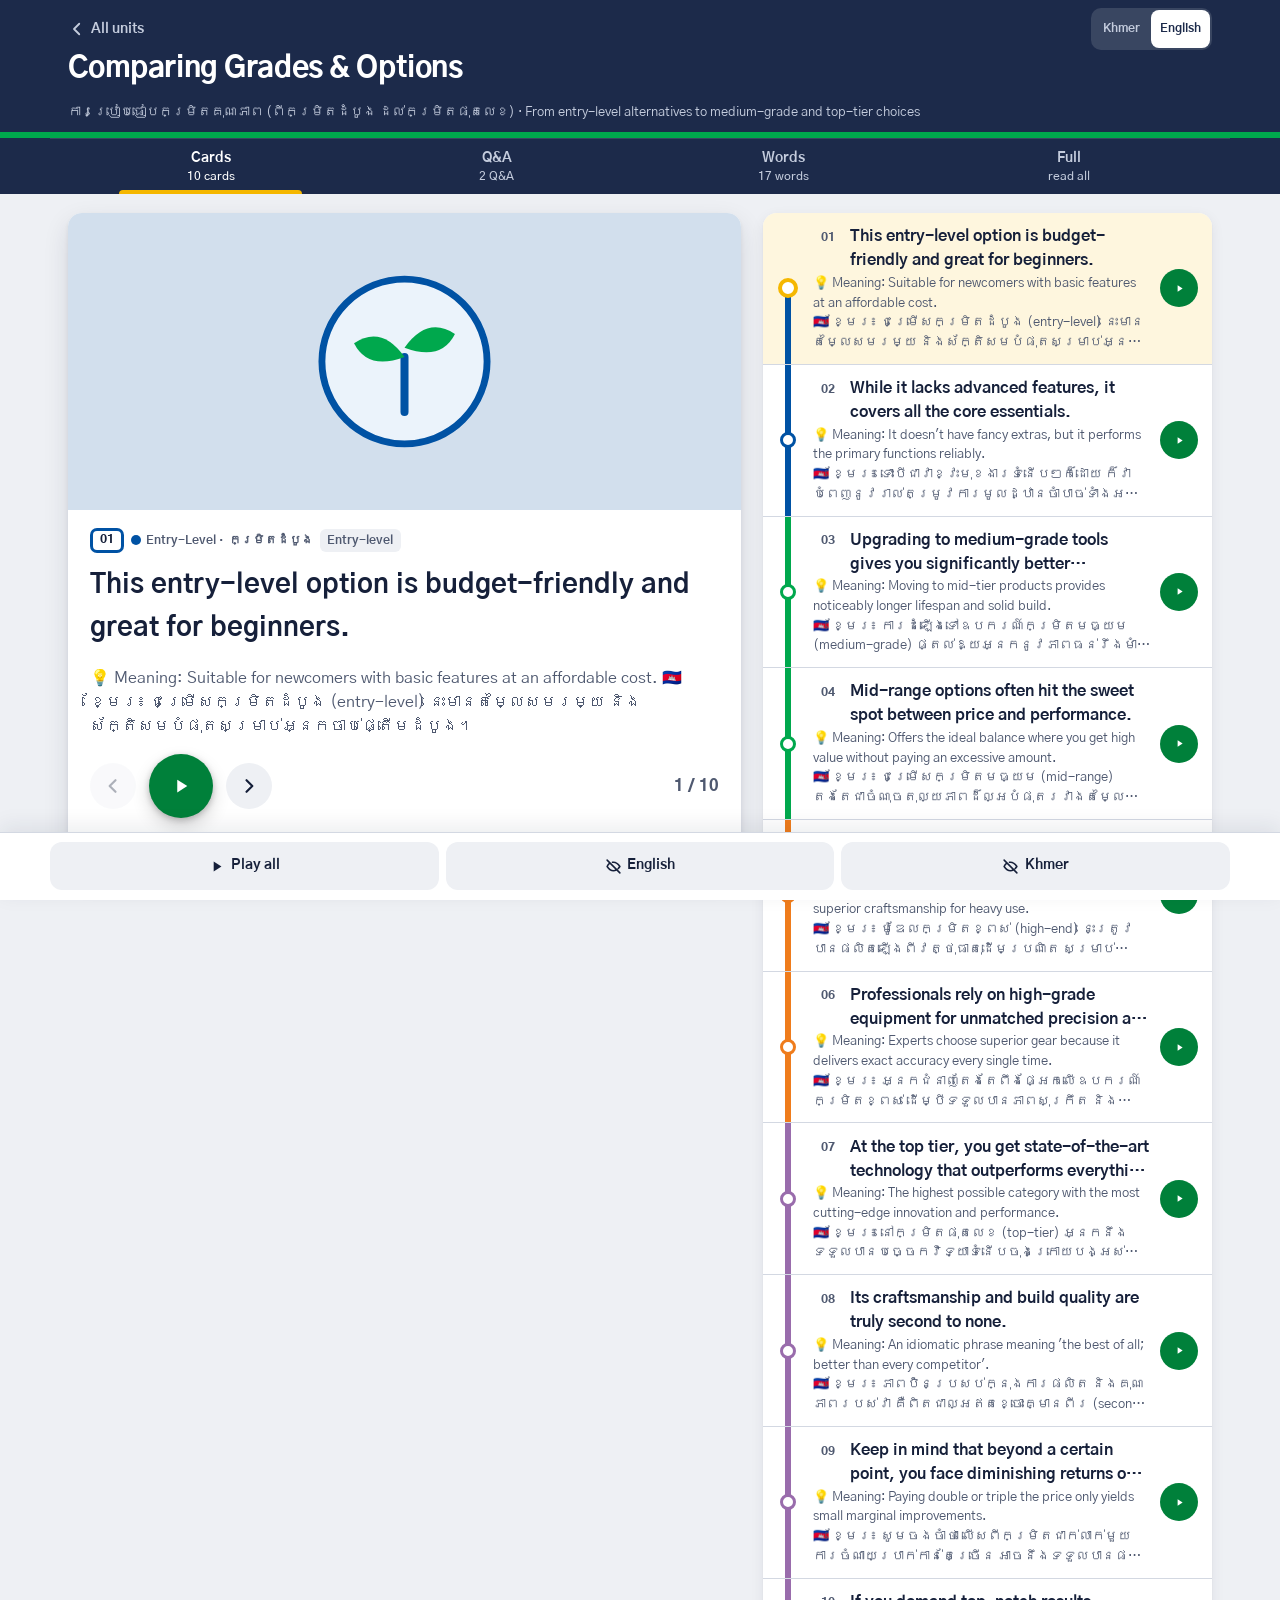
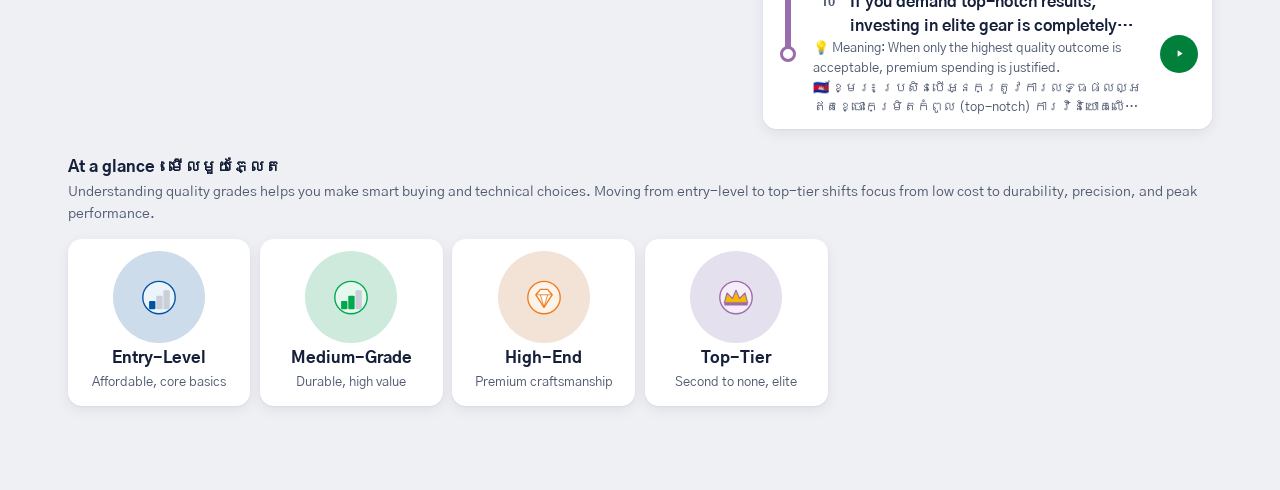
<file: comparing-grades-and-options/index.html>
<!doctype html>
<html lang="en" data-ui="en">
<head>
<meta charset="utf-8">
<meta name="viewport" content="width=device-width, initial-scale=1, viewport-fit=cover">
<title>Comparing Grades &amp; Options · ការប្រៀបធៀបកម្រិតគុណភាព (ពីកម្រិតដំបូង ដល់កម្រិតផុតលេខ) · Studybook</title>
<meta name="description" content="Professional English vocabulary to evaluate, classify, and compare products: from budget entry-level to medium-grade, premium, and state-of-the-art mastery.">
<meta name="theme-color" content="#1C2A4A">
<meta property="og:type" content="website">
<meta property="og:site_name" content="Vuthchan&#x27;s English Studybook">
<meta property="og:title" content="Comparing Grades &amp; Options · ការប្រៀបធៀបកម្រិតគុណភាព (ពីកម្រិតដំបូង ដល់កម្រិតផុតលេខ)">
<meta property="og:description" content="Professional English vocabulary to evaluate, classify, and compare products: from budget entry-level to medium-grade, premium, and state-of-the-art mastery.">
<meta property="og:url" content="https://vuthchan334-sudo.github.io/studybook/comparing-grades-and-options/">
<meta property="og:image" content="https://vuthchan334-sudo.github.io/studybook/og/comparing-grades-and-options.png">
<meta property="og:image:width" content="1200">
<meta property="og:image:height" content="630">
<meta property="og:image:alt" content="Comparing Grades &amp; Options · ការប្រៀបធៀបកម្រិតគុណភាព (ពីកម្រិតដំបូង ដល់កម្រិតផុតលេខ)">
<meta name="twitter:card" content="summary_large_image">
<link rel="manifest" href="../manifest.webmanifest">
<link rel="icon" href="../icons/icon.svg" type="image/svg+xml">
<link rel="icon" href="../icons/favicon-32.png" sizes="32x32" type="image/png">
<link rel="apple-touch-icon" href="../icons/apple-touch-icon.png">
<link rel="apple-touch-icon" sizes="120x120" href="../icons/apple-touch-icon-120.png">
<link rel="apple-touch-icon" sizes="152x152" href="../icons/apple-touch-icon-152.png">
<link rel="apple-touch-icon" sizes="167x167" href="../icons/apple-touch-icon-167.png">
<link rel="apple-touch-icon" sizes="180x180" href="../icons/apple-touch-icon.png">
<meta name="apple-mobile-web-app-title" content="Studybook">
<meta name="apple-mobile-web-app-capable" content="yes">
<meta name="apple-mobile-web-app-status-bar-style" content="black-translucent">
<link rel="preconnect" href="https://fonts.googleapis.com">
<link rel="preconnect" href="https://fonts.gstatic.com" crossorigin>
<link rel="stylesheet" href="https://fonts.googleapis.com/css2?family=Gothic+A1:wght@400;500;700;800&display=swap">
<link rel="stylesheet" href="../assets/line.css?v=lyric2">
<link rel="stylesheet" href="../assets/unit.css?v=lyric2">
<script src="../assets/script.js?v=lyric2"></script>
</head>
<body data-unit="comparing-grades-and-options">
<header class="usign">
  <div class="wrap">
    <div class="row"><a class="back" href="../"><svg viewBox="0 0 24 24" fill="none" stroke="currentColor" stroke-width="2.4" stroke-linecap="round" stroke-linejoin="round" aria-hidden="true"><path d="M15 5l-7 7 7 7"/></svg><span class="ui-ko">노선도 · All units</span><span class="ui-en">All units</span></a><div class="script" role="group" aria-label="Show text in"><button type="button" data-set="en" aria-pressed="false">Khmer</button><button type="button" data-set="ko" aria-pressed="true" lang="en">English</button></div></div>
    <div class="utitle"><h1><span class="mk">Comparing Grades &amp; Options</span><span class="only-en">ការប្រៀបធៀបកម្រិតគុណភាព (ពីកម្រិតដំបូង ដល់កម្រិតផុតលេខ)</span></h1><p><span class="not-en">ការប្រៀបធៀបកម្រិតគុណភាព (ពីកម្រិតដំបូង ដល់កម្រិតផុតលេខ) · </span>From entry-level alternatives to medium-grade and top-tier choices</p></div>
  </div>
  <div class="stripe" aria-hidden="true"></div>
  <nav class="tabs wrap" role="tablist" aria-label="Unit parts">
    <button role="tab" data-tab="cards" aria-controls="p-cards"><span><span class="ui-ko">그림 카드</span><span class="ui-en">Cards</span></span><small>10 cards</small></button>
    <button role="tab" data-tab="qa" aria-controls="p-qa"><span><span class="ui-ko">예상 질문</span><span class="ui-en">Q&amp;A</span></span><small>2 Q&amp;A</small></button>
    <button role="tab" data-tab="voc" aria-controls="p-voc"><span><span class="ui-ko">단어</span><span class="ui-en">Words</span></span><small>17 words</small></button>
    <button role="tab" data-tab="full" aria-controls="p-full"><span><span class="ui-ko">전체</span><span class="ui-en">Full</span></span><small>read all</small></button>
  </nav>
</header>

<main class="wrap">
  <section class="panel" id="p-cards" role="tabpanel">
    <section class="eli" aria-label="The big picture"><h2>At a glance · មើលមួយភ្លែត</h2><p class="eli-why">Understanding quality grades helps you make smart buying and technical choices. Moving from entry-level to top-tier shifts focus from low cost to durability, precision, and peak performance.</p><ol><li style="--lc:#0052A4"><img src="img/x-entry.svg" alt="" loading="lazy"><b class="has-en" lang="en">Entry-Level</b><span>Affordable, core basics</span></li><li style="--lc:#00A84D"><img src="img/x-mid.svg" alt="" loading="lazy"><b class="has-en" lang="en">Medium-Grade</b><span>Durable, high value</span></li><li style="--lc:#EF7C1C"><img src="img/c5-diamond.svg" alt="" loading="lazy"><b class="has-en" lang="en">High-End</b><span>Premium craftsmanship</span></li><li style="--lc:#996CAC"><img src="img/x-top.svg" alt="" loading="lazy"><b class="has-en" lang="en">Top-Tier</b><span>Second to none, elite</span></li></ol></section>
    <section class="map" aria-label="Sections"><h2>Quality Progression · ពីកម្រិតដំបូងទៅកម្រិតកំពូល</h2><p class="note">A clear comparison: entry-level basics, durable mid-range value, premium materials, and elite top-tier mastery.</p><ol><li data-sec="entry" style="--lc:#0052A4"><button type="button"><span class="m-ko has-en" lang="en">Entry-Level</span><span class="m-en">កម្រិតដំបូង</span></button></li><li data-sec="mid" style="--lc:#00A84D"><button type="button"><span class="m-ko has-en" lang="en">Medium-Grade</span><span class="m-en">កម្រិតមធ្យម</span></button></li><li data-sec="high" style="--lc:#EF7C1C"><button type="button"><span class="m-ko has-en" lang="en">Premium &amp; High-End</span><span class="m-en">កម្រិតខ្ពស់</span></button></li><li data-sec="top" style="--lc:#996CAC"><button type="button"><span class="m-ko has-en" lang="en">Top-Tier &amp; Elite</span><span class="m-en">កម្រិតផុតលេខ</span></button></li></ol></section>
    
    <ol class="how"><li><b>1</b>Look at the picture</li><li><b>2</b>Recall the English in your head</li><li><b>3</b>Tap to check, then listen</li></ol>
    <div class="platform">
      <section class="stage" id="stage" aria-label="Now studying" aria-live="polite">
        <figure class="pic"><img src="img/c1-seed.svg" alt=""></figure>
        <div class="st-body">
          <div class="ctop"></div>
          <p class="ko st-ko has-en" lang="en" tabindex="0"></p>
          <span class="prog" aria-hidden="true"><i></i></span>
          <p class="en st-en"></p>
          <div class="st-ctl">
            <button class="st-nav" id="stPrev" type="button" aria-label="Previous card"><svg viewBox="0 0 24 24" fill="none" stroke="currentColor" stroke-width="2.6" stroke-linecap="round" stroke-linejoin="round" aria-hidden="true"><path d="M15 5l-7 7 7 7"/></svg></button>
            <button class="bigplay" id="stPlay" type="button" aria-label="Listen"><svg viewBox="0 0 24 24" aria-hidden="true"><path class="i-play" d="M8 5v14l11-7z" fill="currentColor"/><path class="i-stop" d="M7 6h3.5v12H7zM13.5 6H17v12h-3.5z" fill="currentColor"/></svg></button>
            <button class="st-nav" id="stNext" type="button" aria-label="Next card"><svg viewBox="0 0 24 24" fill="none" stroke="currentColor" stroke-width="2.6" stroke-linecap="round" stroke-linejoin="round" aria-hidden="true"><path d="M9 5l7 7-7 7"/></svg></button>
            <span class="st-count"></span>
          </div>
          <p class="keys"><kbd>Space</kbd> listen · <kbd>←</kbd> <kbd>→</kbd> move · <kbd>K</kbd> show text</p>
        </div>
      </section>
      <div class="cards" role="list" aria-label="All lines"><article class="card" id="c1" data-sec="entry" style="--lc:#0052A4"><figure class="pic flat"><img loading="lazy" src="img/c1-seed.svg" alt="A small green sprout growing"><button class="cplay" type="button" data-au="audio/c01.mp3" aria-label="Listen to card 1"><svg viewBox="0 0 24 24" aria-hidden="true"><path class="i-play" d="M8 5v14l11-7z" fill="currentColor"/><path class="i-stop" d="M7 6h3.5v12H7zM13.5 6H17v12h-3.5z" fill="currentColor"/></svg></button></figure><div class="cbody"><div class="ctop"><span class="num">01</span><span class="sec-chip"><span class="mk" lang="en">Entry-Level&nbsp;· </span>កម្រិតដំបូង</span><span class="hook" lang="en">Entry-level</span></div><p class="ko has-en" lang="en">This entry-level option is budget-friendly and great for beginners.</p><span class="prog" aria-hidden="true"><i></i></span><p class="en">💡 Meaning: Suitable for newcomers with basic features at an affordable cost.
🇰🇭 ខ្មែរ៖ ជម្រើសកម្រិតដំបូង (entry-level) នេះមានតម្លៃសមរម្យ និងស័ក្តិសមបំផុតសម្រាប់អ្នកចាប់ផ្តើមដំបូង។</p></div><button class="rplay" type="button" data-au="audio/c01.mp3" aria-label="Listen to card 1"><svg viewBox="0 0 24 24" aria-hidden="true"><path class="i-play" d="M8 5v14l11-7z" fill="currentColor"/><path class="i-stop" d="M7 6h3.5v12H7zM13.5 6H17v12h-3.5z" fill="currentColor"/></svg></button></article><article class="card" id="c2" data-sec="entry" style="--lc:#0052A4"><figure class="pic flat"><img loading="lazy" src="img/c2-shield.svg" alt="A protective shield icon"><button class="cplay" type="button" data-au="audio/c02.mp3" aria-label="Listen to card 2"><svg viewBox="0 0 24 24" aria-hidden="true"><path class="i-play" d="M8 5v14l11-7z" fill="currentColor"/><path class="i-stop" d="M7 6h3.5v12H7zM13.5 6H17v12h-3.5z" fill="currentColor"/></svg></button></figure><div class="cbody"><div class="ctop"><span class="num">02</span><span class="sec-chip"><span class="mk" lang="en">Entry-Level&nbsp;· </span>កម្រិតដំបូង</span><span class="hook" lang="en">Essentials</span></div><p class="ko has-en" lang="en">While it lacks advanced features, it covers all the core essentials.</p><span class="prog" aria-hidden="true"><i></i></span><p class="en">💡 Meaning: It doesn&#x27;t have fancy extras, but it performs the primary functions reliably.
🇰🇭 ខ្មែរ៖ ទោះបីជាវាខ្វះមុខងារទំនើបៗក៏ដោយ ក៏វាបំពេញនូវរាល់តម្រូវការមូលដ្ឋានចាំបាច់ទាំងអស់បានយ៉ាងល្អ។</p></div><button class="rplay" type="button" data-au="audio/c02.mp3" aria-label="Listen to card 2"><svg viewBox="0 0 24 24" aria-hidden="true"><path class="i-play" d="M8 5v14l11-7z" fill="currentColor"/><path class="i-stop" d="M7 6h3.5v12H7zM13.5 6H17v12h-3.5z" fill="currentColor"/></svg></button></article><article class="card" id="c3" data-sec="mid" style="--lc:#00A84D"><figure class="pic flat"><img loading="lazy" src="img/c3-hammer.svg" alt="A durable construction hammer"><button class="cplay" type="button" data-au="audio/c03.mp3" aria-label="Listen to card 3"><svg viewBox="0 0 24 24" aria-hidden="true"><path class="i-play" d="M8 5v14l11-7z" fill="currentColor"/><path class="i-stop" d="M7 6h3.5v12H7zM13.5 6H17v12h-3.5z" fill="currentColor"/></svg></button></figure><div class="cbody"><div class="ctop"><span class="num">03</span><span class="sec-chip"><span class="mk" lang="en">Medium-Grade&nbsp;· </span>កម្រិតមធ្យម</span><span class="hook" lang="en">Durability</span></div><p class="ko has-en" lang="en">Upgrading to medium-grade tools gives you significantly better durability.</p><span class="prog" aria-hidden="true"><i></i></span><p class="en">💡 Meaning: Moving to mid-tier products provides noticeably longer lifespan and solid build.
🇰🇭 ខ្មែរ៖ ការដំឡើងទៅឧបករណ៍កម្រិតមធ្យម (medium-grade) ផ្តល់ឱ្យអ្នកនូវភាពធន់រឹងមាំយូរអង្វែងជាងមុនគួរឱ្យកត់សម្គាល់។</p></div><button class="rplay" type="button" data-au="audio/c03.mp3" aria-label="Listen to card 3"><svg viewBox="0 0 24 24" aria-hidden="true"><path class="i-play" d="M8 5v14l11-7z" fill="currentColor"/><path class="i-stop" d="M7 6h3.5v12H7zM13.5 6H17v12h-3.5z" fill="currentColor"/></svg></button></article><article class="card" id="c4" data-sec="mid" style="--lc:#00A84D"><figure class="pic flat"><img loading="lazy" src="img/c4-target.svg" alt="A bullseye target with a hit center"><button class="cplay" type="button" data-au="audio/c04.mp3" aria-label="Listen to card 4"><svg viewBox="0 0 24 24" aria-hidden="true"><path class="i-play" d="M8 5v14l11-7z" fill="currentColor"/><path class="i-stop" d="M7 6h3.5v12H7zM13.5 6H17v12h-3.5z" fill="currentColor"/></svg></button></figure><div class="cbody"><div class="ctop"><span class="num">04</span><span class="sec-chip"><span class="mk" lang="en">Medium-Grade&nbsp;· </span>កម្រិតមធ្យម</span><span class="hook" lang="en">Sweet spot</span></div><p class="ko has-en" lang="en">Mid-range options often hit the sweet spot between price and performance.</p><span class="prog" aria-hidden="true"><i></i></span><p class="en">💡 Meaning: Offers the ideal balance where you get high value without paying an excessive amount.
🇰🇭 ខ្មែរ៖ ជម្រើសកម្រិតមធ្យម (mid-range) តែងតែជាចំណុចតុល្យភាពដ៏ល្អបំផុតរវាងតម្លៃ និងសមត្ថភាព។</p></div><button class="rplay" type="button" data-au="audio/c04.mp3" aria-label="Listen to card 4"><svg viewBox="0 0 24 24" aria-hidden="true"><path class="i-play" d="M8 5v14l11-7z" fill="currentColor"/><path class="i-stop" d="M7 6h3.5v12H7zM13.5 6H17v12h-3.5z" fill="currentColor"/></svg></button></article><article class="card" id="c5" data-sec="high" style="--lc:#EF7C1C"><figure class="pic flat"><img loading="lazy" src="img/c5-diamond.svg" alt="A sparkling diamond gem"><button class="cplay" type="button" data-au="audio/c05.mp3" aria-label="Listen to card 5"><svg viewBox="0 0 24 24" aria-hidden="true"><path class="i-play" d="M8 5v14l11-7z" fill="currentColor"/><path class="i-stop" d="M7 6h3.5v12H7zM13.5 6H17v12h-3.5z" fill="currentColor"/></svg></button></figure><div class="cbody"><div class="ctop"><span class="num">05</span><span class="sec-chip"><span class="mk" lang="en">Premium &amp; High-End&nbsp;· </span>កម្រិតខ្ពស់</span><span class="hook" lang="en">High-end</span></div><p class="ko has-en" lang="en">This high-end model is crafted from premium materials for demanding work.</p><span class="prog" aria-hidden="true"><i></i></span><p class="en">💡 Meaning: An expensive, top-quality item built with superior craftsmanship for heavy use.
🇰🇭 ខ្មែរ៖ ម៉ូឌែលកម្រិតខ្ពស់ (high-end) នេះត្រូវបានផលិតឡើងពីវត្ថុធាតុដើមប្រណិត សម្រាប់ការងារដែលទាមទារគុណភាពខ្ពស់។</p></div><button class="rplay" type="button" data-au="audio/c05.mp3" aria-label="Listen to card 5"><svg viewBox="0 0 24 24" aria-hidden="true"><path class="i-play" d="M8 5v14l11-7z" fill="currentColor"/><path class="i-stop" d="M7 6h3.5v12H7zM13.5 6H17v12h-3.5z" fill="currentColor"/></svg></button></article><article class="card" id="c6" data-sec="high" style="--lc:#EF7C1C"><figure class="pic flat"><img loading="lazy" src="img/c6-compass.svg" alt="A precision drafting compass"><button class="cplay" type="button" data-au="audio/c06.mp3" aria-label="Listen to card 6"><svg viewBox="0 0 24 24" aria-hidden="true"><path class="i-play" d="M8 5v14l11-7z" fill="currentColor"/><path class="i-stop" d="M7 6h3.5v12H7zM13.5 6H17v12h-3.5z" fill="currentColor"/></svg></button></figure><div class="cbody"><div class="ctop"><span class="num">06</span><span class="sec-chip"><span class="mk" lang="en">Premium &amp; High-End&nbsp;· </span>កម្រិតខ្ពស់</span><span class="hook" lang="en">Precision</span></div><p class="ko has-en" lang="en">Professionals rely on high-grade equipment for unmatched precision and consistency.</p><span class="prog" aria-hidden="true"><i></i></span><p class="en">💡 Meaning: Experts choose superior gear because it delivers exact accuracy every single time.
🇰🇭 ខ្មែរ៖ អ្នកជំនាញតែងតែពឹងផ្អែកលើឧបករណ៍កម្រិតខ្ពស់ ដើម្បីទទួលបានភាពសុក្រឹត និងប្រសិទ្ធភាពដែលមិនអាចប្រៀបផ្ទឹមបាន។</p></div><button class="rplay" type="button" data-au="audio/c06.mp3" aria-label="Listen to card 6"><svg viewBox="0 0 24 24" aria-hidden="true"><path class="i-play" d="M8 5v14l11-7z" fill="currentColor"/><path class="i-stop" d="M7 6h3.5v12H7zM13.5 6H17v12h-3.5z" fill="currentColor"/></svg></button></article><article class="card" id="c7" data-sec="top" style="--lc:#996CAC"><figure class="pic flat"><img loading="lazy" src="img/c7-rocket.svg" alt="A space rocket launching"><button class="cplay" type="button" data-au="audio/c07.mp3" aria-label="Listen to card 7"><svg viewBox="0 0 24 24" aria-hidden="true"><path class="i-play" d="M8 5v14l11-7z" fill="currentColor"/><path class="i-stop" d="M7 6h3.5v12H7zM13.5 6H17v12h-3.5z" fill="currentColor"/></svg></button></figure><div class="cbody"><div class="ctop"><span class="num">07</span><span class="sec-chip"><span class="mk" lang="en">Top-Tier &amp; Elite&nbsp;· </span>កម្រិតផុតលេខ</span><span class="hook" lang="en">Top-tier</span></div><p class="ko has-en" lang="en">At the top tier, you get state-of-the-art technology that outperforms everything else.</p><span class="prog" aria-hidden="true"><i></i></span><p class="en">💡 Meaning: The highest possible category with the most cutting-edge innovation and performance.
🇰🇭 ខ្មែរ៖ នៅកម្រិតផុតលេខ (top-tier) អ្នកនឹងទទួលបានបច្ចេកវិទ្យាទំនើបចុងក្រោយបង្អស់ (state-of-the-art) ដែលមានសមត្ថភាពខ្លាំងជាងគេទាំងអស់។</p></div><button class="rplay" type="button" data-au="audio/c07.mp3" aria-label="Listen to card 7"><svg viewBox="0 0 24 24" aria-hidden="true"><path class="i-play" d="M8 5v14l11-7z" fill="currentColor"/><path class="i-stop" d="M7 6h3.5v12H7zM13.5 6H17v12h-3.5z" fill="currentColor"/></svg></button></article><article class="card" id="c8" data-sec="top" style="--lc:#996CAC"><figure class="pic flat"><img loading="lazy" src="img/c8-trophy.svg" alt="A shiny winner&#x27;s trophy"><button class="cplay" type="button" data-au="audio/c08.mp3" aria-label="Listen to card 8"><svg viewBox="0 0 24 24" aria-hidden="true"><path class="i-play" d="M8 5v14l11-7z" fill="currentColor"/><path class="i-stop" d="M7 6h3.5v12H7zM13.5 6H17v12h-3.5z" fill="currentColor"/></svg></button></figure><div class="cbody"><div class="ctop"><span class="num">08</span><span class="sec-chip"><span class="mk" lang="en">Top-Tier &amp; Elite&nbsp;· </span>កម្រិតផុតលេខ</span><span class="hook" lang="en">Unrivaled</span></div><p class="ko has-en" lang="en">Its craftsmanship and build quality are truly second to none.</p><span class="prog" aria-hidden="true"><i></i></span><p class="en">💡 Meaning: An idiomatic phrase meaning &#x27;the best of all; better than every competitor&#x27;.
🇰🇭 ខ្មែរ៖ ភាពប៉ិនប្រសប់ក្នុងការផលិត និងគុណភាពរបស់វា គឺពិតជាល្អឥតខ្ចោះគ្មានពីរ (second to none)។</p></div><button class="rplay" type="button" data-au="audio/c08.mp3" aria-label="Listen to card 8"><svg viewBox="0 0 24 24" aria-hidden="true"><path class="i-play" d="M8 5v14l11-7z" fill="currentColor"/><path class="i-stop" d="M7 6h3.5v12H7zM13.5 6H17v12h-3.5z" fill="currentColor"/></svg></button></article><article class="card" id="c9" data-sec="top" style="--lc:#996CAC"><figure class="pic flat"><img loading="lazy" src="img/c9-chart.svg" alt="A curve showing a plateau trend"><button class="cplay" type="button" data-au="audio/c09.mp3" aria-label="Listen to card 9"><svg viewBox="0 0 24 24" aria-hidden="true"><path class="i-play" d="M8 5v14l11-7z" fill="currentColor"/><path class="i-stop" d="M7 6h3.5v12H7zM13.5 6H17v12h-3.5z" fill="currentColor"/></svg></button></figure><div class="cbody"><div class="ctop"><span class="num">09</span><span class="sec-chip"><span class="mk" lang="en">Top-Tier &amp; Elite&nbsp;· </span>កម្រិតផុតលេខ</span><span class="hook" lang="en">Diminishing</span></div><p class="ko has-en" lang="en">Keep in mind that beyond a certain point, you face diminishing returns on cost.</p><span class="prog" aria-hidden="true"><i></i></span><p class="en">💡 Meaning: Paying double or triple the price only yields small marginal improvements.
🇰🇭 ខ្មែរ៖ សូមចងចាំថា លើសពីកម្រិតជាក់លាក់មួយ ការចំណាយប្រាក់កាន់តែច្រើន អាចនឹងទទួលបានផលចំណេញបន្ថែមតិចតួចប៉ុណ្ណោះ (diminishing returns)។</p></div><button class="rplay" type="button" data-au="audio/c09.mp3" aria-label="Listen to card 9"><svg viewBox="0 0 24 24" aria-hidden="true"><path class="i-play" d="M8 5v14l11-7z" fill="currentColor"/><path class="i-stop" d="M7 6h3.5v12H7zM13.5 6H17v12h-3.5z" fill="currentColor"/></svg></button></article><article class="card" id="c10" data-sec="top" style="--lc:#996CAC"><figure class="pic flat"><img loading="lazy" src="img/c10-star.svg" alt="A golden rating star badge"><button class="cplay" type="button" data-au="audio/c10.mp3" aria-label="Listen to card 10"><svg viewBox="0 0 24 24" aria-hidden="true"><path class="i-play" d="M8 5v14l11-7z" fill="currentColor"/><path class="i-stop" d="M7 6h3.5v12H7zM13.5 6H17v12h-3.5z" fill="currentColor"/></svg></button></figure><div class="cbody"><div class="ctop"><span class="num">10</span><span class="sec-chip"><span class="mk" lang="en">Top-Tier &amp; Elite&nbsp;· </span>កម្រិតផុតលេខ</span><span class="hook" lang="en">Top-notch</span></div><p class="ko has-en" lang="en">If you demand top-notch results, investing in elite gear is completely worth it.</p><span class="prog" aria-hidden="true"><i></i></span><p class="en">💡 Meaning: When only the highest quality outcome is acceptable, premium spending is justified.
🇰🇭 ខ្មែរ៖ ប្រសិនបើអ្នកត្រូវការលទ្ធផលល្អឥតខ្ចោះកម្រិតកំពូល (top-notch) ការវិនិយោគលើឧបករណ៍កម្រិតផុតលេខ (elite) គឺពិតជាស័ក្តិសមខ្លាំងណាស់។</p></div><button class="rplay" type="button" data-au="audio/c10.mp3" aria-label="Listen to card 10"><svg viewBox="0 0 24 24" aria-hidden="true"><path class="i-play" d="M8 5v14l11-7z" fill="currentColor"/><path class="i-stop" d="M7 6h3.5v12H7zM13.5 6H17v12h-3.5z" fill="currentColor"/></svg></button></article></div>
    </div>
    
  </section>
  <section class="panel" id="p-qa" role="tabpanel"><h2 class="qsec">Nuance &amp; Connotation · ភាពខុសគ្នានៃអត្ថន័យបង្កប់</h2><article class="qa trap"><div class="qhead"><button class="q" type="button" aria-expanded="false" aria-controls="qa1"><span class="qm">Q</span><span class="qt"><span class="qko has-en" lang="en">Does &#x27;cheap&#x27; mean the same thing as &#x27;inexpensive&#x27; or &#x27;budget-friendly&#x27;?</span><span class="qen">សំណួរ៖ តើពាក្យ &#x27;cheap&#x27; មានន័យដូចគ្នានឹង &#x27;inexpensive&#x27; ឬ &#x27;budget-friendly&#x27; ដែរឬទេ?</span></span><svg class="chev" viewBox="0 0 24 24" fill="none" stroke="currentColor" stroke-width="2.4" stroke-linecap="round" aria-hidden="true"><path d="M6 9l6 6 6-6"/></svg></button></div><div class="a" id="qa1"><p class="ako has-en" lang="en">No. &#x27;Cheap&#x27; implies low quality that breaks easily, whereas &#x27;inexpensive&#x27; or &#x27;budget-friendly&#x27; means affordable without insulting the quality.</p><p class="aen">💡 English: &#x27;Cheap&#x27; carries a negative tone suggesting flimsy build; prefer &#x27;cost-effective&#x27; or &#x27;economical&#x27;.
🇰🇭 ខ្មែរ៖ មិនដូចគ្នាទេ។ &#x27;Cheap&#x27; តែងបង្កប់ន័យថាគុណភាពអន់ ងាយខូច ចំណែកឯ &#x27;inexpensive&#x27; ឬ &#x27;budget-friendly&#x27; សំដៅលើតម្លៃសមរម្យដោយមិនបង្ខូចគុណភាពឡើយ។</p><p class="why">Using the right word prevents offending clients or misunderstanding product value.</p><button class="listen" type="button" data-au="audio/qa1.mp3"><svg viewBox="0 0 24 24" aria-hidden="true"><path d="M8 5v14l11-7z" fill="currentColor"/></svg><span><span class="ui-ko">듣기 · Listen</span><span class="ui-en">Listen</span></span></button></div></article><h2 class="qsec">Professional Evaluation · សំណួរពិភាក្សាជំនាញ</h2><article class="qa"><div class="qhead"><button class="q" type="button" aria-expanded="false" aria-controls="qa2"><span class="qm">Q</span><span class="qt"><span class="qko has-en" lang="en">How do native speakers describe products that are the absolute best?</span><span class="qen">សំណួរ៖ តើជនជាតិដើមប្រើពាក្យ ឬឃ្លាអ្វីខ្លះ ដើម្បីពណ៌នាអំពីអ្វីដែលល្អបំផុតដាច់គេ?</span></span><svg class="chev" viewBox="0 0 24 24" fill="none" stroke="currentColor" stroke-width="2.4" stroke-linecap="round" aria-hidden="true"><path d="M6 9l6 6 6-6"/></svg></button></div><div class="a" id="qa2"><p class="ako has-en" lang="en">They use expressions like &#x27;second to none&#x27;, &#x27;top-notch&#x27;, &#x27;cutting-edge&#x27;, or &#x27;state-of-the-art&#x27;.</p><p class="aen">💡 English: Idioms like &#x27;industry gold standard&#x27; or &#x27;pinnacle of craftsmanship&#x27; describe ultimate mastery.
🇰🇭 ខ្មែរ៖ គេនិយមប្រើឃ្លាដូចជា &#x27;second to none&#x27; (គ្មានអ្វីប្រៀបបាន), &#x27;top-notch&#x27; (កម្រិតកំពូល), &#x27;cutting-edge&#x27; (ឈានមុខគេ) ឬ &#x27;state-of-the-art&#x27; (ទំនើបចុងក្រោយបង្អស់)។</p><button class="listen" type="button" data-au="audio/qa2.mp3"><svg viewBox="0 0 24 24" aria-hidden="true"><path d="M8 5v14l11-7z" fill="currentColor"/></svg><span><span class="ui-ko">듣기 · Listen</span><span class="ui-en">Listen</span></span></button></div></article><h2 class="qsec">Clarification Questions · សំណួរសាកសួរជាក់ស្តែង</h2><div class="surv"><span class="sko" lang="en"><span class="mk">What is the key difference between the mid-range and the top-tier option?</span><span class="sen">💡 English: Asking for feature and material comparison · 🇰🇭 តើអ្វីជាចំណុចខុសគ្នាសំខាន់រវាងកម្រិតមធ្យម និងកម្រិតផុតលេខ?</span></span><button class="listen mini" type="button" data-au="audio/s1.mp3" aria-label="Listen"><svg viewBox="0 0 24 24" aria-hidden="true"><path d="M8 5v14l11-7z" fill="currentColor"/></svg></button></div><div class="surv"><span class="sko" lang="en"><span class="mk">Would you recommend this for casual everyday use or heavy professional work?</span><span class="sen">💡 English: Inquiring about appropriate use-case workload · 🇰🇭 តើអ្នកណែនាំវាសម្រាប់ការប្រើប្រាស់ធម្មតាប្រចាំថ្ងៃ ឬសម្រាប់ការងារអាជីពធ្ងន់ធ្ងរ?</span></span><button class="listen mini" type="button" data-au="audio/s2.mp3" aria-label="Listen"><svg viewBox="0 0 24 24" aria-hidden="true"><path d="M8 5v14l11-7z" fill="currentColor"/></svg></button></div></section>
  <section class="panel" id="p-voc" role="tabpanel">
    <p class="note">Tap a word's play button to hear it. Hide one side, then recall it before you tap to check.</p>
    <h2 class="vgrp" style="--lc:#0052A4">Entry-Level &amp; Budget · កម្រិតដំបូង</h2><ul class="vlist"><li class="voc"><button class="listen mini" type="button" data-au="audio/v01.mp3" aria-label="Listen"><svg viewBox="0 0 24 24" aria-hidden="true"><path d="M8 5v14l11-7z" fill="currentColor"/></svg></button><span class="vko has-en" lang="en">Entry-level</span><span class="ven">💡 Suitable for beginners or basic needs at an accessible price · 🇰🇭 កម្រិតដំបូងសម្រាប់អ្នកចាប់ផ្តើម</span></li><li class="voc"><button class="listen mini" type="button" data-au="audio/v02.mp3" aria-label="Listen"><svg viewBox="0 0 24 24" aria-hidden="true"><path d="M8 5v14l11-7z" fill="currentColor"/></svg></button><span class="vko has-en" lang="en">Budget-friendly</span><span class="ven">💡 Inexpensive and affordable without exceeding your budget · 🇰🇭 តម្លៃសមរម្យ សន្សំសំចៃ</span></li><li class="voc"><button class="listen mini" type="button" data-au="audio/v03.mp3" aria-label="Listen"><svg viewBox="0 0 24 24" aria-hidden="true"><path d="M8 5v14l11-7z" fill="currentColor"/></svg></button><span class="vko has-en" lang="en">Bare-bones</span><span class="ven">💡 Containing only the essential core elements with zero extras · 🇰🇭 មានត្រឹមតែមុខងារគ្រឹះចាំបាច់បំផុត</span></li><li class="voc"><button class="listen mini" type="button" data-au="audio/v04.mp3" aria-label="Listen"><svg viewBox="0 0 24 24" aria-hidden="true"><path d="M8 5v14l11-7z" fill="currentColor"/></svg></button><span class="vko has-en" lang="en">No-frills</span><span class="ven">💡 Simple and functional without unnecessary decorative features · 🇰🇭 សាមញ្ញ គ្មានការតុបតែងបន្ថែមឥតប្រយោជន៍</span></li></ul><h2 class="vgrp" style="--lc:#00A84D">Mid-Range &amp; Balance · កម្រិតមធ្យម</h2><ul class="vlist"><li class="voc"><button class="listen mini" type="button" data-au="audio/v05.mp3" aria-label="Listen"><svg viewBox="0 0 24 24" aria-hidden="true"><path d="M8 5v14l11-7z" fill="currentColor"/></svg></button><span class="vko has-en" lang="en">Medium-grade</span><span class="ven">💡 Moderate quality situated between low and high standards · 🇰🇭 គុណភាពកម្រិតមធ្យម</span></li><li class="voc"><button class="listen mini" type="button" data-au="audio/v06.mp3" aria-label="Listen"><svg viewBox="0 0 24 24" aria-hidden="true"><path d="M8 5v14l11-7z" fill="currentColor"/></svg></button><span class="vko has-en" lang="en">Mid-range</span><span class="ven">💡 Products that balance cost and performance reasonably · 🇰🇭 កម្រិតមធ្យម សមតុល្យតម្លៃ-សមត្ថភាព</span></li><li class="voc"><button class="listen mini" type="button" data-au="audio/v07.mp3" aria-label="Listen"><svg viewBox="0 0 24 24" aria-hidden="true"><path d="M8 5v14l11-7z" fill="currentColor"/></svg></button><span class="vko has-en" lang="en">Cost-effective</span><span class="ven">💡 Producing good results relative to the money spent · 🇰🇭 ចំណាយតិច ទទួលបានផលចំណេញច្រើន</span></li><li class="voc"><button class="listen mini" type="button" data-au="audio/v08.mp3" aria-label="Listen"><svg viewBox="0 0 24 24" aria-hidden="true"><path d="M8 5v14l11-7z" fill="currentColor"/></svg></button><span class="vko has-en" lang="en">Durable</span><span class="ven">💡 Able to withstand wear, pressure, or damage over a long time · 🇰🇭 រឹងមាំ ធន់យូរអង្វែង</span></li></ul><h2 class="vgrp" style="--lc:#EF7C1C">High-End &amp; Professional · កម្រិតខ្ពស់</h2><ul class="vlist"><li class="voc"><button class="listen mini" type="button" data-au="audio/v09.mp3" aria-label="Listen"><svg viewBox="0 0 24 24" aria-hidden="true"><path d="M8 5v14l11-7z" fill="currentColor"/></svg></button><span class="vko has-en" lang="en">High-end</span><span class="ven">💡 Higher in quality, performance, and price than standard items · 🇰🇭 កម្រិតខ្ពស់ ប្រណិត</span></li><li class="voc"><button class="listen mini" type="button" data-au="audio/v10.mp3" aria-label="Listen"><svg viewBox="0 0 24 24" aria-hidden="true"><path d="M8 5v14l11-7z" fill="currentColor"/></svg></button><span class="vko has-en" lang="en">Heavy-duty</span><span class="ven">💡 Designed to handle harsh conditions and intensive continuous use · 🇰🇭 ធន់រឹងមាំខ្លាំង សម្រាប់ការងារធ្ងន់</span></li><li class="voc"><button class="listen mini" type="button" data-au="audio/v11.mp3" aria-label="Listen"><svg viewBox="0 0 24 24" aria-hidden="true"><path d="M8 5v14l11-7z" fill="currentColor"/></svg></button><span class="vko has-en" lang="en">Precision</span><span class="ven">💡 The quality of being extremely exact and accurate · 🇰🇭 ភាពសុក្រឹត ជាក់លាក់បំផុត</span></li><li class="voc"><button class="listen mini" type="button" data-au="audio/v12.mp3" aria-label="Listen"><svg viewBox="0 0 24 24" aria-hidden="true"><path d="M8 5v14l11-7z" fill="currentColor"/></svg></button><span class="vko has-en" lang="en">Superior</span><span class="ven">💡 Higher in rank, status, or excellence compared to peers · 🇰🇭 គុណភាពល្អជាងគេដាច់</span></li></ul><h2 class="vgrp" style="--lc:#996CAC">Top-Tier &amp; Mastery · កម្រិតផុតលេខ</h2><ul class="vlist"><li class="voc"><button class="listen mini" type="button" data-au="audio/v13.mp3" aria-label="Listen"><svg viewBox="0 0 24 24" aria-hidden="true"><path d="M8 5v14l11-7z" fill="currentColor"/></svg></button><span class="vko has-en" lang="en">Top-tier</span><span class="ven">💡 Belonging to the highest possible grade or category · 🇰🇭 កម្រិតផុតលេខ/ជួរមុខគេ</span></li><li class="voc"><button class="listen mini" type="button" data-au="audio/v14.mp3" aria-label="Listen"><svg viewBox="0 0 24 24" aria-hidden="true"><path d="M8 5v14l11-7z" fill="currentColor"/></svg></button><span class="vko has-en" lang="en">State-of-the-art</span><span class="ven">💡 Incorporating the newest ideas and most advanced technology · 🇰🇭 ទំនើបចុងក្រោយបង្អស់</span></li><li class="voc"><button class="listen mini" type="button" data-au="audio/v15.mp3" aria-label="Listen"><svg viewBox="0 0 24 24" aria-hidden="true"><path d="M8 5v14l11-7z" fill="currentColor"/></svg></button><span class="vko has-en" lang="en">Cutting-edge</span><span class="ven">💡 At the forefront of innovation and development · 🇰🇭 ឈានមុខគេបង្អស់លើបច្ចេកវិទ្យា</span></li><li class="voc"><button class="listen mini" type="button" data-au="audio/v16.mp3" aria-label="Listen"><svg viewBox="0 0 24 24" aria-hidden="true"><path d="M8 5v14l11-7z" fill="currentColor"/></svg></button><span class="vko has-en" lang="en">Top-notch</span><span class="ven">💡 Of the highest quality, performance, and excellence · 🇰🇭 ល្អឥតខ្ចោះ កម្រិតកំពូល</span></li><li class="voc"><button class="listen mini" type="button" data-au="audio/v17.mp3" aria-label="Listen"><svg viewBox="0 0 24 24" aria-hidden="true"><path d="M8 5v14l11-7z" fill="currentColor"/></svg></button><span class="vko has-en" lang="en">Second to none</span><span class="ven">💡 Unsurpassed; better than all others in its class · 🇰🇭 គ្មានអ្វីប្រៀបផ្ទឹមបាន / គ្មានពីរ</span></li></ul>
  </section>
  <section class="panel full" id="p-full" role="tabpanel"><h2>대본 · The text</h2><h3>Entry-Level · កម្រិតដំបូង</h3><p class="fko has-en" lang="en">This entry-level option is budget-friendly and great for beginners. While it lacks advanced features, it covers all the core essentials.</p><p class="fen">💡 Meaning: Suitable for newcomers with basic features at an affordable cost.
🇰🇭 ខ្មែរ៖ ជម្រើសកម្រិតដំបូង (entry-level) នេះមានតម្លៃសមរម្យ និងស័ក្តិសមបំផុតសម្រាប់អ្នកចាប់ផ្តើមដំបូង។ 💡 Meaning: It doesn&#x27;t have fancy extras, but it performs the primary functions reliably.
🇰🇭 ខ្មែរ៖ ទោះបីជាវាខ្វះមុខងារទំនើបៗក៏ដោយ ក៏វាបំពេញនូវរាល់តម្រូវការមូលដ្ឋានចាំបាច់ទាំងអស់បានយ៉ាងល្អ។</p><h3>Medium-Grade · កម្រិតមធ្យម</h3><p class="fko has-en" lang="en">Upgrading to medium-grade tools gives you significantly better durability. Mid-range options often hit the sweet spot between price and performance.</p><p class="fen">💡 Meaning: Moving to mid-tier products provides noticeably longer lifespan and solid build.
🇰🇭 ខ្មែរ៖ ការដំឡើងទៅឧបករណ៍កម្រិតមធ្យម (medium-grade) ផ្តល់ឱ្យអ្នកនូវភាពធន់រឹងមាំយូរអង្វែងជាងមុនគួរឱ្យកត់សម្គាល់។ 💡 Meaning: Offers the ideal balance where you get high value without paying an excessive amount.
🇰🇭 ខ្មែរ៖ ជម្រើសកម្រិតមធ្យម (mid-range) តែងតែជាចំណុចតុល្យភាពដ៏ល្អបំផុតរវាងតម្លៃ និងសមត្ថភាព។</p><h3>Premium &amp; High-End · កម្រិតខ្ពស់</h3><p class="fko has-en" lang="en">This high-end model is crafted from premium materials for demanding work. Professionals rely on high-grade equipment for unmatched precision and consistency.</p><p class="fen">💡 Meaning: An expensive, top-quality item built with superior craftsmanship for heavy use.
🇰🇭 ខ្មែរ៖ ម៉ូឌែលកម្រិតខ្ពស់ (high-end) នេះត្រូវបានផលិតឡើងពីវត្ថុធាតុដើមប្រណិត សម្រាប់ការងារដែលទាមទារគុណភាពខ្ពស់។ 💡 Meaning: Experts choose superior gear because it delivers exact accuracy every single time.
🇰🇭 ខ្មែរ៖ អ្នកជំនាញតែងតែពឹងផ្អែកលើឧបករណ៍កម្រិតខ្ពស់ ដើម្បីទទួលបានភាពសុក្រឹត និងប្រសិទ្ធភាពដែលមិនអាចប្រៀបផ្ទឹមបាន។</p><h3>Top-Tier &amp; Elite · កម្រិតផុតលេខ</h3><p class="fko has-en" lang="en">At the top tier, you get state-of-the-art technology that outperforms everything else. Its craftsmanship and build quality are truly second to none. Keep in mind that beyond a certain point, you face diminishing returns on cost. If you demand top-notch results, investing in elite gear is completely worth it.</p><p class="fen">💡 Meaning: The highest possible category with the most cutting-edge innovation and performance.
🇰🇭 ខ្មែរ៖ នៅកម្រិតផុតលេខ (top-tier) អ្នកនឹងទទួលបានបច្ចេកវិទ្យាទំនើបចុងក្រោយបង្អស់ (state-of-the-art) ដែលមានសមត្ថភាពខ្លាំងជាងគេទាំងអស់។ 💡 Meaning: An idiomatic phrase meaning &#x27;the best of all; better than every competitor&#x27;.
🇰🇭 ខ្មែរ៖ ភាពប៉ិនប្រសប់ក្នុងការផលិត និងគុណភាពរបស់វា គឺពិតជាល្អឥតខ្ចោះគ្មានពីរ (second to none)។ 💡 Meaning: Paying double or triple the price only yields small marginal improvements.
🇰🇭 ខ្មែរ៖ សូមចងចាំថា លើសពីកម្រិតជាក់លាក់មួយ ការចំណាយប្រាក់កាន់តែច្រើន អាចនឹងទទួលបានផលចំណេញបន្ថែមតិចតួចប៉ុណ្ណោះ (diminishing returns)។ 💡 Meaning: When only the highest quality outcome is acceptable, premium spending is justified.
🇰🇭 ខ្មែរ៖ ប្រសិនបើអ្នកត្រូវការលទ្ធផលល្អឥតខ្ចោះកម្រិតកំពូល (top-notch) ការវិនិយោគលើឧបករណ៍កម្រិតផុតលេខ (elite) គឺពិតជាស័ក្តិសមខ្លាំងណាស់។</p><h2>예상 질문 · Q&amp;A</h2><h3>Nuance &amp; Connotation · ភាពខុសគ្នានៃអត្ថន័យបង្កប់</h3><div class="fqa"><p class="fq has-en" lang="en">Q. Does &#x27;cheap&#x27; mean the same thing as &#x27;inexpensive&#x27; or &#x27;budget-friendly&#x27;?</p><p class="fsub">Q. សំណួរ៖ តើពាក្យ &#x27;cheap&#x27; មានន័យដូចគ្នានឹង &#x27;inexpensive&#x27; ឬ &#x27;budget-friendly&#x27; ដែរឬទេ?</p><p class="fa has-en" lang="en">A. No. &#x27;Cheap&#x27; implies low quality that breaks easily, whereas &#x27;inexpensive&#x27; or &#x27;budget-friendly&#x27; means affordable without insulting the quality.</p><p class="fsub">A. 💡 English: &#x27;Cheap&#x27; carries a negative tone suggesting flimsy build; prefer &#x27;cost-effective&#x27; or &#x27;economical&#x27;.
🇰🇭 ខ្មែរ៖ មិនដូចគ្នាទេ។ &#x27;Cheap&#x27; តែងបង្កប់ន័យថាគុណភាពអន់ ងាយខូច ចំណែកឯ &#x27;inexpensive&#x27; ឬ &#x27;budget-friendly&#x27; សំដៅលើតម្លៃសមរម្យដោយមិនបង្ខូចគុណភាពឡើយ។</p></div><h3>Professional Evaluation · សំណួរពិភាក្សាជំនាញ</h3><div class="fqa"><p class="fq has-en" lang="en">Q. How do native speakers describe products that are the absolute best?</p><p class="fsub">Q. សំណួរ៖ តើជនជាតិដើមប្រើពាក្យ ឬឃ្លាអ្វីខ្លះ ដើម្បីពណ៌នាអំពីអ្វីដែលល្អបំផុតដាច់គេ?</p><p class="fa has-en" lang="en">A. They use expressions like &#x27;second to none&#x27;, &#x27;top-notch&#x27;, &#x27;cutting-edge&#x27;, or &#x27;state-of-the-art&#x27;.</p><p class="fsub">A. 💡 English: Idioms like &#x27;industry gold standard&#x27; or &#x27;pinnacle of craftsmanship&#x27; describe ultimate mastery.
🇰🇭 ខ្មែរ៖ គេនិយមប្រើឃ្លាដូចជា &#x27;second to none&#x27; (គ្មានអ្វីប្រៀបបាន), &#x27;top-notch&#x27; (កម្រិតកំពូល), &#x27;cutting-edge&#x27; (ឈានមុខគេ) ឬ &#x27;state-of-the-art&#x27; (ទំនើបចុងក្រោយបង្អស់)។</p></div><h3>Clarification Questions · សំណួរសាកសួរជាក់ស្តែង</h3><div class="fqa"><p class="fa has-en" lang="en">What is the key difference between the mid-range and the top-tier option?</p><p class="fsub">💡 English: Asking for feature and material comparison · 🇰🇭 តើអ្វីជាចំណុចខុសគ្នាសំខាន់រវាងកម្រិតមធ្យម និងកម្រិតផុតលេខ?</p></div><div class="fqa"><p class="fa has-en" lang="en">Would you recommend this for casual everyday use or heavy professional work?</p><p class="fsub">💡 English: Inquiring about appropriate use-case workload · 🇰🇭 តើអ្នកណែនាំវាសម្រាប់ការប្រើប្រាស់ធម្មតាប្រចាំថ្ងៃ ឬសម្រាប់ការងារអាជីពធ្ងន់ធ្ងរ?</p></div><h2>단어 · Vocabulary (17)</h2><h3>Entry-Level &amp; Budget · កម្រិតដំបូង</h3><div class="fvoc"><div class="fv"><b class="has-en" lang="en">Entry-level</b><span>💡 Suitable for beginners or basic needs at an accessible price · 🇰🇭 កម្រិតដំបូងសម្រាប់អ្នកចាប់ផ្តើម</span></div><div class="fv"><b class="has-en" lang="en">Budget-friendly</b><span>💡 Inexpensive and affordable without exceeding your budget · 🇰🇭 តម្លៃសមរម្យ សន្សំសំចៃ</span></div><div class="fv"><b class="has-en" lang="en">Bare-bones</b><span>💡 Containing only the essential core elements with zero extras · 🇰🇭 មានត្រឹមតែមុខងារគ្រឹះចាំបាច់បំផុត</span></div><div class="fv"><b class="has-en" lang="en">No-frills</b><span>💡 Simple and functional without unnecessary decorative features · 🇰🇭 សាមញ្ញ គ្មានការតុបតែងបន្ថែមឥតប្រយោជន៍</span></div></div><h3>Mid-Range &amp; Balance · កម្រិតមធ្យម</h3><div class="fvoc"><div class="fv"><b class="has-en" lang="en">Medium-grade</b><span>💡 Moderate quality situated between low and high standards · 🇰🇭 គុណភាពកម្រិតមធ្យម</span></div><div class="fv"><b class="has-en" lang="en">Mid-range</b><span>💡 Products that balance cost and performance reasonably · 🇰🇭 កម្រិតមធ្យម សមតុល្យតម្លៃ-សមត្ថភាព</span></div><div class="fv"><b class="has-en" lang="en">Cost-effective</b><span>💡 Producing good results relative to the money spent · 🇰🇭 ចំណាយតិច ទទួលបានផលចំណេញច្រើន</span></div><div class="fv"><b class="has-en" lang="en">Durable</b><span>💡 Able to withstand wear, pressure, or damage over a long time · 🇰🇭 រឹងមាំ ធន់យូរអង្វែង</span></div></div><h3>High-End &amp; Professional · កម្រិតខ្ពស់</h3><div class="fvoc"><div class="fv"><b class="has-en" lang="en">High-end</b><span>💡 Higher in quality, performance, and price than standard items · 🇰🇭 កម្រិតខ្ពស់ ប្រណិត</span></div><div class="fv"><b class="has-en" lang="en">Heavy-duty</b><span>💡 Designed to handle harsh conditions and intensive continuous use · 🇰🇭 ធន់រឹងមាំខ្លាំង សម្រាប់ការងារធ្ងន់</span></div><div class="fv"><b class="has-en" lang="en">Precision</b><span>💡 The quality of being extremely exact and accurate · 🇰🇭 ភាពសុក្រឹត ជាក់លាក់បំផុត</span></div><div class="fv"><b class="has-en" lang="en">Superior</b><span>💡 Higher in rank, status, or excellence compared to peers · 🇰🇭 គុណភាពល្អជាងគេដាច់</span></div></div><h3>Top-Tier &amp; Mastery · កម្រិតផុតលេខ</h3><div class="fvoc"><div class="fv"><b class="has-en" lang="en">Top-tier</b><span>💡 Belonging to the highest possible grade or category · 🇰🇭 កម្រិតផុតលេខ/ជួរមុខគេ</span></div><div class="fv"><b class="has-en" lang="en">State-of-the-art</b><span>💡 Incorporating the newest ideas and most advanced technology · 🇰🇭 ទំនើបចុងក្រោយបង្អស់</span></div><div class="fv"><b class="has-en" lang="en">Cutting-edge</b><span>💡 At the forefront of innovation and development · 🇰🇭 ឈានមុខគេបង្អស់លើបច្ចេកវិទ្យា</span></div><div class="fv"><b class="has-en" lang="en">Top-notch</b><span>💡 Of the highest quality, performance, and excellence · 🇰🇭 ល្អឥតខ្ចោះ កម្រិតកំពូល</span></div><div class="fv"><b class="has-en" lang="en">Second to none</b><span>💡 Unsurpassed; better than all others in its class · 🇰🇭 គ្មានអ្វីប្រៀបផ្ទឹមបាន / គ្មានពីរ</span></div></div></section>
</main>

<div class="dock">
  <div class="acts" id="a-cards">
    <button class="btn primary" id="openFocus" type="button"><svg viewBox="0 0 24 24" fill="none" stroke="currentColor" stroke-width="2.2" stroke-linecap="round" stroke-linejoin="round" aria-hidden="true"><path d="M4 9V5h4M20 9V5h-4M4 15v4h4M20 15v4h-4"/></svg><span class="ui-ko">집중</span><span class="ui-en">Focus</span></button>
    <button class="btn" id="playAll" type="button" aria-pressed="false"><svg viewBox="0 0 24 24" aria-hidden="true"><path d="M8 5v14l11-7z" fill="currentColor"/></svg><span><span class="ui-ko">전체 듣기</span><span class="ui-en">Play all</span></span></button>
    <button class="btn" type="button" data-toggle="hide-ko" aria-pressed="false" aria-label="Hide English"><svg viewBox="0 0 24 24" fill="none" stroke="currentColor" stroke-width="2.2" stroke-linecap="round" stroke-linejoin="round" aria-hidden="true"><path d="M3 3l18 18M10.6 6.1A9.8 9.8 0 0 1 12 6c5 0 9 6 9 6a17 17 0 0 1-2.6 3.2M6.3 7.6C4.2 9.2 3 12 3 12s4 6 9 6c1.4 0 2.7-.4 3.8-1"/></svg>English</button>
    <button class="btn" type="button" data-toggle="hide-en" aria-pressed="false" aria-label="Hide Khmer"><svg viewBox="0 0 24 24" fill="none" stroke="currentColor" stroke-width="2.2" stroke-linecap="round" stroke-linejoin="round" aria-hidden="true"><path d="M3 3l18 18M10.6 6.1A9.8 9.8 0 0 1 12 6c5 0 9 6 9 6a17 17 0 0 1-2.6 3.2M6.3 7.6C4.2 9.2 3 12 3 12s4 6 9 6c1.4 0 2.7-.4 3.8-1"/></svg>Khmer</button>
  </div>
  <div class="acts" id="a-qa" hidden>
    <button class="btn" type="button" data-toggle="reveal-all" aria-pressed="false"><span class="ui-ko">답 모두 보기 · Show all answers</span><span class="ui-en">Show all answers</span></button>
  </div>
  <div class="acts" id="a-voc" hidden>
    <button class="btn" type="button" data-toggle="hide-vko" aria-pressed="false"><svg viewBox="0 0 24 24" fill="none" stroke="currentColor" stroke-width="2.2" stroke-linecap="round" stroke-linejoin="round" aria-hidden="true"><path d="M3 3l18 18M10.6 6.1A9.8 9.8 0 0 1 12 6c5 0 9 6 9 6a17 17 0 0 1-2.6 3.2M6.3 7.6C4.2 9.2 3 12 3 12s4 6 9 6c1.4 0 2.7-.4 3.8-1"/></svg>Hide English</button>
    <button class="btn" type="button" data-toggle="hide-ven" aria-pressed="false"><svg viewBox="0 0 24 24" fill="none" stroke="currentColor" stroke-width="2.2" stroke-linecap="round" stroke-linejoin="round" aria-hidden="true"><path d="M3 3l18 18M10.6 6.1A9.8 9.8 0 0 1 12 6c5 0 9 6 9 6a17 17 0 0 1-2.6 3.2M6.3 7.6C4.2 9.2 3 12 3 12s4 6 9 6c1.4 0 2.7-.4 3.8-1"/></svg>Hide Khmer</button>
  </div>
  <div class="acts" id="a-full" hidden>
    <button class="btn" type="button" data-toggle="hide-fen" aria-pressed="false"><svg viewBox="0 0 24 24" fill="none" stroke="currentColor" stroke-width="2.2" stroke-linecap="round" stroke-linejoin="round" aria-hidden="true"><path d="M3 3l18 18M10.6 6.1A9.8 9.8 0 0 1 12 6c5 0 9 6 9 6a17 17 0 0 1-2.6 3.2M6.3 7.6C4.2 9.2 3 12 3 12s4 6 9 6c1.4 0 2.7-.4 3.8-1"/></svg>Hide Khmer</button>
    <button class="btn" id="printFull" type="button"><svg viewBox="0 0 24 24" fill="none" stroke="currentColor" stroke-width="2.2" stroke-linecap="round" stroke-linejoin="round" aria-hidden="true"><path d="M7 9V3h10v6M7 17H4v-7h16v7h-3M7 14h10v7H7z"/></svg>Print / PDF</button>
  </div>
</div>

<section class="focus" id="focus" role="dialog" aria-modal="true" aria-label="Focus mode, one card at a time" hidden>
  <div class="f-top">
    <button class="f-close" type="button" aria-label="Close focus mode"><svg viewBox="0 0 24 24" fill="none" stroke="currentColor" stroke-width="2.6" stroke-linecap="round" aria-hidden="true"><path d="M6 6l12 12M18 6L6 18"/></svg></button>
    <span class="f-count">1 / 10</span><div class="script" role="group" aria-label="Show text in"><button type="button" data-set="en" aria-pressed="false">Khmer</button><button type="button" data-set="ko" aria-pressed="true" lang="en">English</button></div>
    <div class="f-track" aria-hidden="true"><span class="f-dot"></span></div>
  </div>
  <div class="f-stage">
    <div class="f-card">
      <figure class="pic"><img src="img/c1-seed.svg" alt=""></figure>
      <div class="cbody">
        <div class="ctop"></div>
        <p class="ko hidden has-en" lang="en"></p>
        <p class="f-hint">Say it in your head first, then tap the box to check.</p>
        <p class="en"></p>
      </div>
    </div>
  </div>
  <div class="f-nav">
    <button class="btn" id="fPrev" type="button"><span class="ui-ko">이전 · Back</span><span class="ui-en">Back</span></button>
    <button class="btn primary" id="fListen" type="button"><svg viewBox="0 0 24 24" aria-hidden="true"><path d="M8 5v14l11-7z" fill="currentColor"/></svg><span class="ui-ko">듣기 · Listen</span><span class="ui-en">Listen</span></button>
    <button class="btn" id="fNext" type="button"><span><span class="ui-ko">다음 · Next</span><span class="ui-en">Next</span></span></button>
  </div>
</section>

<script src="../assets/unit.js?v=lyric2" defer></script>
</body>
</html>
</file>
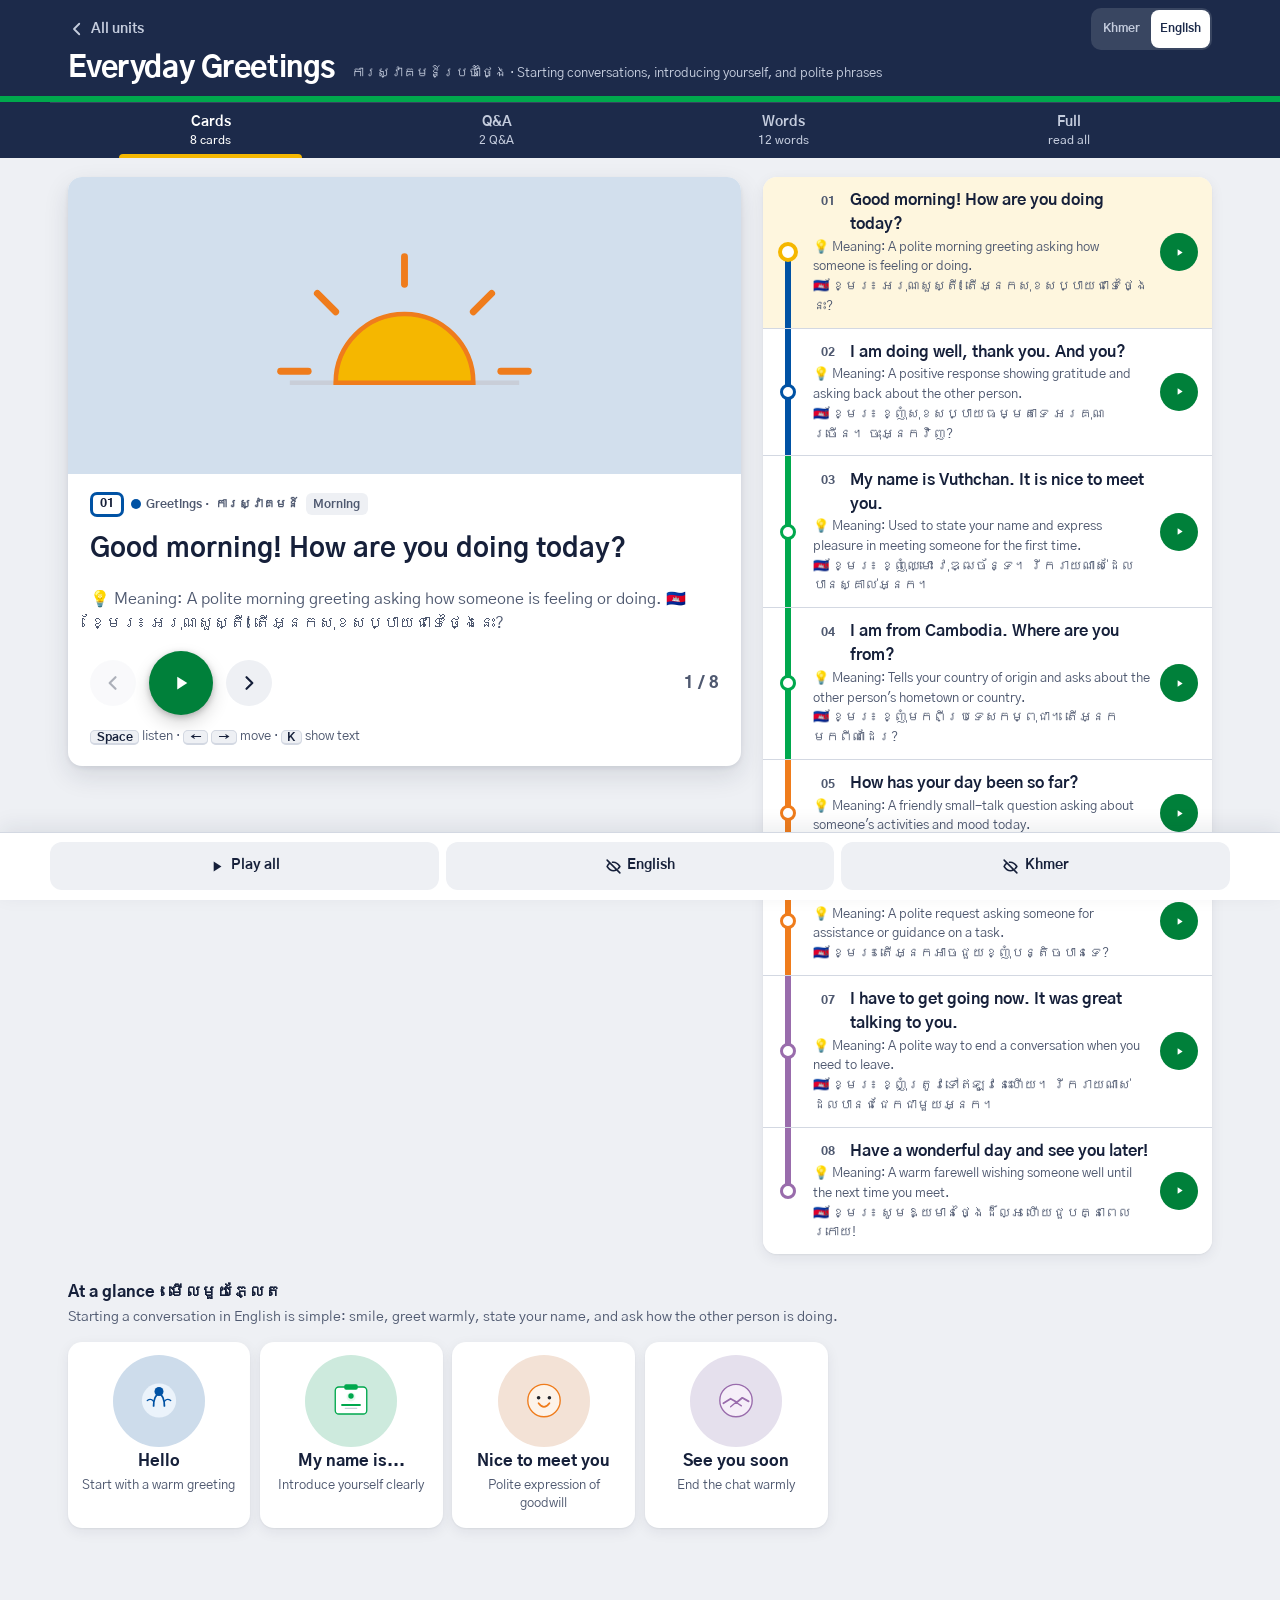
<file: everyday-greetings/index.html>
<!doctype html>
<html lang="en" data-ui="en">
<head>
<meta charset="utf-8">
<meta name="viewport" content="width=device-width, initial-scale=1, viewport-fit=cover">
<title>Everyday Greetings · ការស្វាគមន៍ប្រចាំថ្ងៃ · Studybook</title>
<meta name="description" content="Essential English lines for everyday conversations: meet and greet, introductions, polite questions and warm goodbyes. Includes native audio and Khmer meanings.">
<meta name="theme-color" content="#1C2A4A">
<meta property="og:type" content="website">
<meta property="og:site_name" content="Vuthchan&#x27;s English Studybook">
<meta property="og:title" content="Everyday Greetings · ការស្វាគមន៍ប្រចាំថ្ងៃ">
<meta property="og:description" content="Essential English lines for everyday conversations: meet and greet, introductions, polite questions and warm goodbyes. Includes native audio and Khmer meanings.">
<meta property="og:url" content="https://vuthchan334-sudo.github.io/studybook/everyday-greetings/">
<meta property="og:image" content="https://vuthchan334-sudo.github.io/studybook/og/everyday-greetings.png">
<meta property="og:image:width" content="1200">
<meta property="og:image:height" content="630">
<meta property="og:image:alt" content="Everyday Greetings · ការស្វាគមន៍ប្រចាំថ្ងៃ">
<meta name="twitter:card" content="summary_large_image">
<link rel="manifest" href="../manifest.webmanifest">
<link rel="icon" href="../icons/icon.svg" type="image/svg+xml">
<link rel="icon" href="../icons/favicon-32.png" sizes="32x32" type="image/png">
<link rel="apple-touch-icon" href="../icons/apple-touch-icon.png">
<link rel="apple-touch-icon" sizes="120x120" href="../icons/apple-touch-icon-120.png">
<link rel="apple-touch-icon" sizes="152x152" href="../icons/apple-touch-icon-152.png">
<link rel="apple-touch-icon" sizes="167x167" href="../icons/apple-touch-icon-167.png">
<link rel="apple-touch-icon" sizes="180x180" href="../icons/apple-touch-icon.png">
<meta name="apple-mobile-web-app-title" content="Studybook">
<meta name="apple-mobile-web-app-capable" content="yes">
<meta name="apple-mobile-web-app-status-bar-style" content="black-translucent">
<link rel="preconnect" href="https://fonts.googleapis.com">
<link rel="preconnect" href="https://fonts.gstatic.com" crossorigin>
<link rel="stylesheet" href="https://fonts.googleapis.com/css2?family=Gothic+A1:wght@400;500;700;800&display=swap">
<link rel="stylesheet" href="../assets/line.css?v=lyric2">
<link rel="stylesheet" href="../assets/unit.css?v=lyric2">
<script src="../assets/script.js?v=lyric2"></script>
</head>
<body data-unit="everyday-greetings">
<header class="usign">
  <div class="wrap">
    <div class="row"><a class="back" href="../"><svg viewBox="0 0 24 24" fill="none" stroke="currentColor" stroke-width="2.4" stroke-linecap="round" stroke-linejoin="round" aria-hidden="true"><path d="M15 5l-7 7 7 7"/></svg><span class="ui-ko">노선도 · All units</span><span class="ui-en">All units</span></a><div class="script" role="group" aria-label="Show text in"><button type="button" data-set="en" aria-pressed="false">Khmer</button><button type="button" data-set="ko" aria-pressed="true" lang="en">English</button></div></div>
    <div class="utitle"><h1><span class="mk">Everyday Greetings</span><span class="only-en">ការស្វាគមន៍ប្រចាំថ្ងៃ</span></h1><p><span class="not-en">ការស្វាគមន៍ប្រចាំថ្ងៃ · </span>Starting conversations, introducing yourself, and polite phrases</p></div>
  </div>
  <div class="stripe" aria-hidden="true"></div>
  <nav class="tabs wrap" role="tablist" aria-label="Unit parts">
    <button role="tab" data-tab="cards" aria-controls="p-cards"><span><span class="ui-ko">그림 카드</span><span class="ui-en">Cards</span></span><small>8 cards</small></button>
    <button role="tab" data-tab="qa" aria-controls="p-qa"><span><span class="ui-ko">예상 질문</span><span class="ui-en">Q&amp;A</span></span><small>2 Q&amp;A</small></button>
    <button role="tab" data-tab="voc" aria-controls="p-voc"><span><span class="ui-ko">단어</span><span class="ui-en">Words</span></span><small>12 words</small></button>
    <button role="tab" data-tab="full" aria-controls="p-full"><span><span class="ui-ko">전체</span><span class="ui-en">Full</span></span><small>read all</small></button>
  </nav>
</header>

<main class="wrap">
  <section class="panel" id="p-cards" role="tabpanel">
    <section class="eli" aria-label="The big picture"><h2>At a glance · មើលមួយភ្លែត</h2><p class="eli-why">Starting a conversation in English is simple: smile, greet warmly, state your name, and ask how the other person is doing.</p><ol><li style="--lc:#0052A4"><img src="img/x-wave.svg" alt="" loading="lazy"><b class="has-en" lang="en">Hello</b><span>Start with a warm greeting</span></li><li style="--lc:#00A84D"><img src="img/x-badge.svg" alt="" loading="lazy"><b class="has-en" lang="en">My name is...</b><span>Introduce yourself clearly</span></li><li style="--lc:#EF7C1C"><img src="img/x-smile.svg" alt="" loading="lazy"><b class="has-en" lang="en">Nice to meet you</b><span>Polite expression of goodwill</span></li><li style="--lc:#996CAC"><img src="img/x-handshake.svg" alt="" loading="lazy"><b class="has-en" lang="en">See you soon</b><span>End the chat warmly</span></li></ol></section>
    <section class="map" aria-label="Sections"><h2>Conversation Flow · របៀបសន្ទនា</h2><p class="note">A natural step-by-step flow: greet warmly, introduce yourself, chat politely, and say goodbye.</p><ol><li data-sec="meet" style="--lc:#0052A4"><button type="button"><span class="m-ko has-en" lang="en">Greetings</span><span class="m-en">ការស្វាគមន៍</span></button></li><li data-sec="intro" style="--lc:#00A84D"><button type="button"><span class="m-ko has-en" lang="en">Introductions</span><span class="m-en">ការណែនាំខ្លួន</span></button></li><li data-sec="chat" style="--lc:#EF7C1C"><button type="button"><span class="m-ko has-en" lang="en">Small Talk</span><span class="m-en">ការសន្ទនាទូទៅ</span></button></li><li data-sec="bye" style="--lc:#996CAC"><button type="button"><span class="m-ko has-en" lang="en">Goodbyes</span><span class="m-en">ការលាគ្នា</span></button></li></ol></section>
    
    <ol class="how"><li><b>1</b>Look at the picture</li><li><b>2</b>Recall the English in your head</li><li><b>3</b>Tap to check, then listen</li></ol>
    <div class="platform">
      <section class="stage" id="stage" aria-label="Now studying" aria-live="polite">
        <figure class="pic"><img src="img/c1-sun.svg" alt=""></figure>
        <div class="st-body">
          <div class="ctop"></div>
          <p class="ko st-ko has-en" lang="en" tabindex="0"></p>
          <span class="prog" aria-hidden="true"><i></i></span>
          <p class="en st-en"></p>
          <div class="st-ctl">
            <button class="st-nav" id="stPrev" type="button" aria-label="Previous card"><svg viewBox="0 0 24 24" fill="none" stroke="currentColor" stroke-width="2.6" stroke-linecap="round" stroke-linejoin="round" aria-hidden="true"><path d="M15 5l-7 7 7 7"/></svg></button>
            <button class="bigplay" id="stPlay" type="button" aria-label="Listen"><svg viewBox="0 0 24 24" aria-hidden="true"><path class="i-play" d="M8 5v14l11-7z" fill="currentColor"/><path class="i-stop" d="M7 6h3.5v12H7zM13.5 6H17v12h-3.5z" fill="currentColor"/></svg></button>
            <button class="st-nav" id="stNext" type="button" aria-label="Next card"><svg viewBox="0 0 24 24" fill="none" stroke="currentColor" stroke-width="2.6" stroke-linecap="round" stroke-linejoin="round" aria-hidden="true"><path d="M9 5l7 7-7 7"/></svg></button>
            <span class="st-count"></span>
          </div>
          <p class="keys"><kbd>Space</kbd> listen · <kbd>←</kbd> <kbd>→</kbd> move · <kbd>K</kbd> show text</p>
        </div>
      </section>
      <div class="cards" role="list" aria-label="All lines"><article class="card" id="c1" data-sec="meet" style="--lc:#0052A4"><figure class="pic flat"><img loading="lazy" src="img/c1-sun.svg" alt="A morning sun rising over the horizon"><button class="cplay" type="button" data-au="audio/c1.mp3" aria-label="Listen to card 1"><svg viewBox="0 0 24 24" aria-hidden="true"><path class="i-play" d="M8 5v14l11-7z" fill="currentColor"/><path class="i-stop" d="M7 6h3.5v12H7zM13.5 6H17v12h-3.5z" fill="currentColor"/></svg></button></figure><div class="cbody"><div class="ctop"><span class="num">01</span><span class="sec-chip"><span class="mk" lang="en">Greetings&nbsp;· </span>ការស្វាគមន៍</span><span class="hook" lang="en">Morning</span></div><p class="ko has-en" lang="en">Good morning! How are you doing today?</p><span class="prog" aria-hidden="true"><i></i></span><p class="en">💡 Meaning: A polite morning greeting asking how someone is feeling or doing.
🇰🇭 ខ្មែរ៖ អរុណសួស្តី! តើអ្នកសុខសប្បាយជាទេថ្ងៃនេះ?</p></div><button class="rplay" type="button" data-au="audio/c1.mp3" aria-label="Listen to card 1"><svg viewBox="0 0 24 24" aria-hidden="true"><path class="i-play" d="M8 5v14l11-7z" fill="currentColor"/><path class="i-stop" d="M7 6h3.5v12H7zM13.5 6H17v12h-3.5z" fill="currentColor"/></svg></button></article><article class="card" id="c2" data-sec="meet" style="--lc:#0052A4"><figure class="pic flat"><img loading="lazy" src="img/c2-smile.svg" alt="A cheerful smiling face"><button class="cplay" type="button" data-au="audio/c2.mp3" aria-label="Listen to card 2"><svg viewBox="0 0 24 24" aria-hidden="true"><path class="i-play" d="M8 5v14l11-7z" fill="currentColor"/><path class="i-stop" d="M7 6h3.5v12H7zM13.5 6H17v12h-3.5z" fill="currentColor"/></svg></button></figure><div class="cbody"><div class="ctop"><span class="num">02</span><span class="sec-chip"><span class="mk" lang="en">Greetings&nbsp;· </span>ការស្វាគមន៍</span><span class="hook" lang="en">Doing well</span></div><p class="ko has-en" lang="en">I am doing well, thank you. And you?</p><span class="prog" aria-hidden="true"><i></i></span><p class="en">💡 Meaning: A positive response showing gratitude and asking back about the other person.
🇰🇭 ខ្មែរ៖ ខ្ញុំសុខសប្បាយធម្មតាទេ អរគុណច្រើន។ ចុះអ្នកវិញ?</p></div><button class="rplay" type="button" data-au="audio/c2.mp3" aria-label="Listen to card 2"><svg viewBox="0 0 24 24" aria-hidden="true"><path class="i-play" d="M8 5v14l11-7z" fill="currentColor"/><path class="i-stop" d="M7 6h3.5v12H7zM13.5 6H17v12h-3.5z" fill="currentColor"/></svg></button></article><article class="card" id="c3" data-sec="intro" style="--lc:#00A84D"><figure class="pic flat"><img loading="lazy" src="img/c3-badge.svg" alt="An identification badge with a photo slot"><button class="cplay" type="button" data-au="audio/c3.mp3" aria-label="Listen to card 3"><svg viewBox="0 0 24 24" aria-hidden="true"><path class="i-play" d="M8 5v14l11-7z" fill="currentColor"/><path class="i-stop" d="M7 6h3.5v12H7zM13.5 6H17v12h-3.5z" fill="currentColor"/></svg></button></figure><div class="cbody"><div class="ctop"><span class="num">03</span><span class="sec-chip"><span class="mk" lang="en">Introductions&nbsp;· </span>ការណែនាំខ្លួន</span><span class="hook" lang="en">Name</span></div><p class="ko has-en" lang="en">My name is Vuthchan. It is nice to meet you.</p><span class="prog" aria-hidden="true"><i></i></span><p class="en">💡 Meaning: Used to state your name and express pleasure in meeting someone for the first time.
🇰🇭 ខ្មែរ៖ ខ្ញុំឈ្មោះ វុឌ្ឍច័ន្ទ។ រីករាយណាស់ដែលបានស្គាល់អ្នក។</p></div><button class="rplay" type="button" data-au="audio/c3.mp3" aria-label="Listen to card 3"><svg viewBox="0 0 24 24" aria-hidden="true"><path class="i-play" d="M8 5v14l11-7z" fill="currentColor"/><path class="i-stop" d="M7 6h3.5v12H7zM13.5 6H17v12h-3.5z" fill="currentColor"/></svg></button></article><article class="card" id="c4" data-sec="intro" style="--lc:#00A84D"><figure class="pic flat"><img loading="lazy" src="img/c4-pin.svg" alt="A location map pin mark"><button class="cplay" type="button" data-au="audio/c4.mp3" aria-label="Listen to card 4"><svg viewBox="0 0 24 24" aria-hidden="true"><path class="i-play" d="M8 5v14l11-7z" fill="currentColor"/><path class="i-stop" d="M7 6h3.5v12H7zM13.5 6H17v12h-3.5z" fill="currentColor"/></svg></button></figure><div class="cbody"><div class="ctop"><span class="num">04</span><span class="sec-chip"><span class="mk" lang="en">Introductions&nbsp;· </span>ការណែនាំខ្លួន</span><span class="hook" lang="en">From</span></div><p class="ko has-en" lang="en">I am from Cambodia. Where are you from?</p><span class="prog" aria-hidden="true"><i></i></span><p class="en">💡 Meaning: Tells your country of origin and asks about the other person&#x27;s hometown or country.
🇰🇭 ខ្មែរ៖ ខ្ញុំមកពីប្រទេសកម្ពុជា។ តើអ្នកមកពីណាដែរ?</p></div><button class="rplay" type="button" data-au="audio/c4.mp3" aria-label="Listen to card 4"><svg viewBox="0 0 24 24" aria-hidden="true"><path class="i-play" d="M8 5v14l11-7z" fill="currentColor"/><path class="i-stop" d="M7 6h3.5v12H7zM13.5 6H17v12h-3.5z" fill="currentColor"/></svg></button></article><article class="card" id="c5" data-sec="chat" style="--lc:#EF7C1C"><figure class="pic flat"><img loading="lazy" src="img/c5-cup.svg" alt="A warm coffee cup with steam"><button class="cplay" type="button" data-au="audio/c5.mp3" aria-label="Listen to card 5"><svg viewBox="0 0 24 24" aria-hidden="true"><path class="i-play" d="M8 5v14l11-7z" fill="currentColor"/><path class="i-stop" d="M7 6h3.5v12H7zM13.5 6H17v12h-3.5z" fill="currentColor"/></svg></button></figure><div class="cbody"><div class="ctop"><span class="num">05</span><span class="sec-chip"><span class="mk" lang="en">Small Talk&nbsp;· </span>ការសន្ទនាទូទៅ</span><span class="hook" lang="en">Day</span></div><p class="ko has-en" lang="en">How has your day been so far?</p><span class="prog" aria-hidden="true"><i></i></span><p class="en">💡 Meaning: A friendly small-talk question asking about someone&#x27;s activities and mood today.
🇰🇭 ខ្មែរ៖ តើថ្ងៃនេះអ្នកយ៉ាងម៉េចដែរ?</p></div><button class="rplay" type="button" data-au="audio/c5.mp3" aria-label="Listen to card 5"><svg viewBox="0 0 24 24" aria-hidden="true"><path class="i-play" d="M8 5v14l11-7z" fill="currentColor"/><path class="i-stop" d="M7 6h3.5v12H7zM13.5 6H17v12h-3.5z" fill="currentColor"/></svg></button></article><article class="card" id="c6" data-sec="chat" style="--lc:#EF7C1C"><figure class="pic flat"><img loading="lazy" src="img/c6-chat.svg" alt="Two chat message bubbles"><button class="cplay" type="button" data-au="audio/c6.mp3" aria-label="Listen to card 6"><svg viewBox="0 0 24 24" aria-hidden="true"><path class="i-play" d="M8 5v14l11-7z" fill="currentColor"/><path class="i-stop" d="M7 6h3.5v12H7zM13.5 6H17v12h-3.5z" fill="currentColor"/></svg></button></figure><div class="cbody"><div class="ctop"><span class="num">06</span><span class="sec-chip"><span class="mk" lang="en">Small Talk&nbsp;· </span>ការសន្ទនាទូទៅ</span><span class="hook" lang="en">Help</span></div><p class="ko has-en" lang="en">Could you please help me with this?</p><span class="prog" aria-hidden="true"><i></i></span><p class="en">💡 Meaning: A polite request asking someone for assistance or guidance on a task.
🇰🇭 ខ្មែរ៖ តើអ្នកអាចជួយខ្ញុំបន្តិចបានទេ?</p></div><button class="rplay" type="button" data-au="audio/c6.mp3" aria-label="Listen to card 6"><svg viewBox="0 0 24 24" aria-hidden="true"><path class="i-play" d="M8 5v14l11-7z" fill="currentColor"/><path class="i-stop" d="M7 6h3.5v12H7zM13.5 6H17v12h-3.5z" fill="currentColor"/></svg></button></article><article class="card" id="c7" data-sec="bye" style="--lc:#996CAC"><figure class="pic flat"><img loading="lazy" src="img/c7-clock.svg" alt="A clock showing the time to go"><button class="cplay" type="button" data-au="audio/c7.mp3" aria-label="Listen to card 7"><svg viewBox="0 0 24 24" aria-hidden="true"><path class="i-play" d="M8 5v14l11-7z" fill="currentColor"/><path class="i-stop" d="M7 6h3.5v12H7zM13.5 6H17v12h-3.5z" fill="currentColor"/></svg></button></figure><div class="cbody"><div class="ctop"><span class="num">07</span><span class="sec-chip"><span class="mk" lang="en">Goodbyes&nbsp;· </span>ការលាគ្នា</span><span class="hook" lang="en">Leave</span></div><p class="ko has-en" lang="en">I have to get going now. It was great talking to you.</p><span class="prog" aria-hidden="true"><i></i></span><p class="en">💡 Meaning: A polite way to end a conversation when you need to leave.
🇰🇭 ខ្មែរ៖ ខ្ញុំត្រូវទៅឥឡូវនេះហើយ។ រីករាយណាស់ដែលបានជជែកជាមួយអ្នក។</p></div><button class="rplay" type="button" data-au="audio/c7.mp3" aria-label="Listen to card 7"><svg viewBox="0 0 24 24" aria-hidden="true"><path class="i-play" d="M8 5v14l11-7z" fill="currentColor"/><path class="i-stop" d="M7 6h3.5v12H7zM13.5 6H17v12h-3.5z" fill="currentColor"/></svg></button></article><article class="card" id="c8" data-sec="bye" style="--lc:#996CAC"><figure class="pic flat"><img loading="lazy" src="img/c8-wave.svg" alt="A friendly waving hand"><button class="cplay" type="button" data-au="audio/c8.mp3" aria-label="Listen to card 8"><svg viewBox="0 0 24 24" aria-hidden="true"><path class="i-play" d="M8 5v14l11-7z" fill="currentColor"/><path class="i-stop" d="M7 6h3.5v12H7zM13.5 6H17v12h-3.5z" fill="currentColor"/></svg></button></figure><div class="cbody"><div class="ctop"><span class="num">08</span><span class="sec-chip"><span class="mk" lang="en">Goodbyes&nbsp;· </span>ការលាគ្នា</span><span class="hook" lang="en">Later</span></div><p class="ko has-en" lang="en">Have a wonderful day and see you later!</p><span class="prog" aria-hidden="true"><i></i></span><p class="en">💡 Meaning: A warm farewell wishing someone well until the next time you meet.
🇰🇭 ខ្មែរ៖ សូមឱ្យមានថ្ងៃដ៏ល្អ ហើយជួបគ្នាពេលក្រោយ!</p></div><button class="rplay" type="button" data-au="audio/c8.mp3" aria-label="Listen to card 8"><svg viewBox="0 0 24 24" aria-hidden="true"><path class="i-play" d="M8 5v14l11-7z" fill="currentColor"/><path class="i-stop" d="M7 6h3.5v12H7zM13.5 6H17v12h-3.5z" fill="currentColor"/></svg></button></article></div>
    </div>
    
  </section>
  <section class="panel" id="p-qa" role="tabpanel"><h2 class="qsec">Common Questions · សំណួរដែលតែងជួបញឹកញាប់</h2><article class="qa trap"><div class="qhead"><button class="q" type="button" aria-expanded="false" aria-controls="qa1"><span class="qm">Q</span><span class="qt"><span class="qko has-en" lang="en">How should I respond to &#x27;How are you?&#x27;</span><span class="qen">តើខ្ញុំគួរឆ្លើយតបយ៉ាងដូចម្តេចចំពោះសំណួរ &#x27;How are you?&#x27;</span></span><svg class="chev" viewBox="0 0 24 24" fill="none" stroke="currentColor" stroke-width="2.4" stroke-linecap="round" aria-hidden="true"><path d="M6 9l6 6 6-6"/></svg></button></div><div class="a" id="qa1"><p class="ako has-en" lang="en">A natural reply is &#x27;I am doing well, thank you! How about you?&#x27; rather than only saying &#x27;I am fine&#x27;.</p><p class="aen">💡 English: Saying &#x27;I am doing well&#x27; and asking back shows genuine courtesy.
🇰🇭 ខ្មែរ៖ ចម្លើយបែបធម្មជាតិគឺ &#x27;I am doing well, thank you! How about you?&#x27; ជាជាងឆ្លើយតែមួយម៉ាត់ &#x27;I am fine&#x27;។</p><p class="why">Asking &#x27;How about you?&#x27; returns the courtesy and keeps the conversation flowing smoothly.</p><button class="listen" type="button" data-au="audio/qa1.mp3"><svg viewBox="0 0 24 24" aria-hidden="true"><path d="M8 5v14l11-7z" fill="currentColor"/></svg><span><span class="ui-ko">듣기 · Listen</span><span class="ui-en">Listen</span></span></button></div></article><h2 class="qsec">Everyday Questions · សំណួរទូទៅ</h2><article class="qa"><div class="qhead"><button class="q" type="button" aria-expanded="false" aria-controls="qa2"><span class="qm">Q</span><span class="qt"><span class="qko has-en" lang="en">How do I tell someone what I do?</span><span class="qen">តើខ្ញុំគួរប្រាប់គេអំពីការងារ ឬការរៀនសូត្ររបស់ខ្ញុំយ៉ាងដូចម្តេច?</span></span><svg class="chev" viewBox="0 0 24 24" fill="none" stroke="currentColor" stroke-width="2.4" stroke-linecap="round" aria-hidden="true"><path d="M6 9l6 6 6-6"/></svg></button></div><div class="a" id="qa2"><p class="ako has-en" lang="en">You can say &#x27;I work in technology&#x27; or &#x27;I am learning English right now&#x27;.</p><p class="aen">💡 English: Use &#x27;I work in [field]&#x27; or &#x27;I am learning [subject]&#x27;.
🇰🇭 ខ្មែរ៖ អ្នកអាចនិយាយថា &#x27;I work in technology&#x27; ឬ &#x27;I am learning English right now&#x27;។</p><button class="listen" type="button" data-au="audio/qa2.mp3"><svg viewBox="0 0 24 24" aria-hidden="true"><path d="M8 5v14l11-7z" fill="currentColor"/></svg><span><span class="ui-ko">듣기 · Listen</span><span class="ui-en">Listen</span></span></button></div></article><h2 class="qsec">Survival Lines · ឃ្លាពេលស្តាប់មិនទាន់</h2><div class="surv"><span class="sko" lang="en"><span class="mk">Could you please speak a little slower?</span><span class="sen">💡 English: Requesting the speaker to reduce speed · 🇰🇭 តើអ្នកអាចជួយនិយាយយឺតៗបន្តិចបានទេ?</span></span><button class="listen mini" type="button" data-au="audio/s1.mp3" aria-label="Listen"><svg viewBox="0 0 24 24" aria-hidden="true"><path d="M8 5v14l11-7z" fill="currentColor"/></svg></button></div><div class="surv"><span class="sko" lang="en"><span class="mk">Sorry, could you repeat that again?</span><span class="sen">💡 English: Asking someone to repeat what was just said · 🇰🇭 សុំទោស តើអ្នកអាចជួយនិយាយម្តងទៀតបានទេ?</span></span><button class="listen mini" type="button" data-au="audio/s2.mp3" aria-label="Listen"><svg viewBox="0 0 24 24" aria-hidden="true"><path d="M8 5v14l11-7z" fill="currentColor"/></svg></button></div></section>
  <section class="panel" id="p-voc" role="tabpanel">
    <p class="note">Tap a word's play button to hear it. Hide one side, then recall it before you tap to check.</p>
    <h2 class="vgrp" style="--lc:#0052A4">Greetings · ការស្វាគមន៍</h2><ul class="vlist"><li class="voc"><button class="listen mini" type="button" data-au="audio/v01.mp3" aria-label="Listen"><svg viewBox="0 0 24 24" aria-hidden="true"><path d="M8 5v14l11-7z" fill="currentColor"/></svg></button><span class="vko has-en" lang="en">Hello</span><span class="ven">💡 Used as a greeting when meeting someone · 🇰🇭 សួស្តី</span></li><li class="voc"><button class="listen mini" type="button" data-au="audio/v02.mp3" aria-label="Listen"><svg viewBox="0 0 24 24" aria-hidden="true"><path d="M8 5v14l11-7z" fill="currentColor"/></svg></button><span class="vko has-en" lang="en">Good morning</span><span class="ven">💡 Polite greeting used from early morning until noon · 🇰🇭 អរុណសួស្តី</span></li><li class="voc"><button class="listen mini" type="button" data-au="audio/v03.mp3" aria-label="Listen"><svg viewBox="0 0 24 24" aria-hidden="true"><path d="M8 5v14l11-7z" fill="currentColor"/></svg></button><span class="vko has-en" lang="en">Good afternoon</span><span class="ven">💡 Greeting used from noon until late afternoon · 🇰🇭 ទិវាសួស្តី (ពេលរសៀល)</span></li><li class="voc"><button class="listen mini" type="button" data-au="audio/v04.mp3" aria-label="Listen"><svg viewBox="0 0 24 24" aria-hidden="true"><path d="M8 5v14l11-7z" fill="currentColor"/></svg></button><span class="vko has-en" lang="en">Nice to meet you</span><span class="ven">💡 Polite expression when meeting someone for the first time · 🇰🇭 រីករាយដែលបានស្គាល់</span></li></ul><h2 class="vgrp" style="--lc:#00A84D">Everyday Phrases · ឃ្លាប្រចាំថ្ងៃ</h2><ul class="vlist"><li class="voc"><button class="listen mini" type="button" data-au="audio/v05.mp3" aria-label="Listen"><svg viewBox="0 0 24 24" aria-hidden="true"><path d="M8 5v14l11-7z" fill="currentColor"/></svg></button><span class="vko has-en" lang="en">Thank you</span><span class="ven">💡 Expression of appreciation and gratitude · 🇰🇭 អរគុណ</span></li><li class="voc"><button class="listen mini" type="button" data-au="audio/v06.mp3" aria-label="Listen"><svg viewBox="0 0 24 24" aria-hidden="true"><path d="M8 5v14l11-7z" fill="currentColor"/></svg></button><span class="vko has-en" lang="en">You are welcome</span><span class="ven">💡 Polite response when someone thanks you · 🇰🇭 មិនអីទេ / ដោយក្តីរីករាយ</span></li><li class="voc"><button class="listen mini" type="button" data-au="audio/v07.mp3" aria-label="Listen"><svg viewBox="0 0 24 24" aria-hidden="true"><path d="M8 5v14l11-7z" fill="currentColor"/></svg></button><span class="vko has-en" lang="en">Excuse me</span><span class="ven">💡 Used to politely get attention or apologize briefly · 🇰🇭 សុំទោស / សុំការអនុញ្ញាត</span></li><li class="voc"><button class="listen mini" type="button" data-au="audio/v08.mp3" aria-label="Listen"><svg viewBox="0 0 24 24" aria-hidden="true"><path d="M8 5v14l11-7z" fill="currentColor"/></svg></button><span class="vko has-en" lang="en">Please</span><span class="ven">💡 Polite word used when making a request · 🇰🇭 សូម / មេត្តា</span></li></ul><h2 class="vgrp" style="--lc:#996CAC">Parting Words · ពាក្យលាគ្នា</h2><ul class="vlist"><li class="voc"><button class="listen mini" type="button" data-au="audio/v09.mp3" aria-label="Listen"><svg viewBox="0 0 24 24" aria-hidden="true"><path d="M8 5v14l11-7z" fill="currentColor"/></svg></button><span class="vko has-en" lang="en">Goodbye</span><span class="ven">💡 Expression used when parting or leaving someone · 🇰🇭 លាហើយ</span></li><li class="voc"><button class="listen mini" type="button" data-au="audio/v10.mp3" aria-label="Listen"><svg viewBox="0 0 24 24" aria-hidden="true"><path d="M8 5v14l11-7z" fill="currentColor"/></svg></button><span class="vko has-en" lang="en">See you soon</span><span class="ven">💡 Friendly farewell expecting to meet again soon · 🇰🇭 ជួបគ្នាឆាប់ៗ</span></li><li class="voc"><button class="listen mini" type="button" data-au="audio/v11.mp3" aria-label="Listen"><svg viewBox="0 0 24 24" aria-hidden="true"><path d="M8 5v14l11-7z" fill="currentColor"/></svg></button><span class="vko has-en" lang="en">Take care</span><span class="ven">💡 Caring expression wishing safety and health · 🇰🇭 ថែរក្សាខ្លួន</span></li><li class="voc"><button class="listen mini" type="button" data-au="audio/v12.mp3" aria-label="Listen"><svg viewBox="0 0 24 24" aria-hidden="true"><path d="M8 5v14l11-7z" fill="currentColor"/></svg></button><span class="vko has-en" lang="en">Have a nice day</span><span class="ven">💡 Polite wish for someone to enjoy the rest of their day · 🇰🇭 សូមឱ្យមានថ្ងៃល្អ</span></li></ul>
  </section>
  <section class="panel full" id="p-full" role="tabpanel"><h2>대본 · The text</h2><h3>Greetings · ការស្វាគមន៍</h3><p class="fko has-en" lang="en">Good morning! How are you doing today? I am doing well, thank you. And you?</p><p class="fen">💡 Meaning: A polite morning greeting asking how someone is feeling or doing.
🇰🇭 ខ្មែរ៖ អរុណសួស្តី! តើអ្នកសុខសប្បាយជាទេថ្ងៃនេះ? 💡 Meaning: A positive response showing gratitude and asking back about the other person.
🇰🇭 ខ្មែរ៖ ខ្ញុំសុខសប្បាយធម្មតាទេ អរគុណច្រើន។ ចុះអ្នកវិញ?</p><h3>Introductions · ការណែនាំខ្លួន</h3><p class="fko has-en" lang="en">My name is Vuthchan. It is nice to meet you. I am from Cambodia. Where are you from?</p><p class="fen">💡 Meaning: Used to state your name and express pleasure in meeting someone for the first time.
🇰🇭 ខ្មែរ៖ ខ្ញុំឈ្មោះ វុឌ្ឍច័ន្ទ។ រីករាយណាស់ដែលបានស្គាល់អ្នក។ 💡 Meaning: Tells your country of origin and asks about the other person&#x27;s hometown or country.
🇰🇭 ខ្មែរ៖ ខ្ញុំមកពីប្រទេសកម្ពុជា។ តើអ្នកមកពីណាដែរ?</p><h3>Small Talk · ការសន្ទនាទូទៅ</h3><p class="fko has-en" lang="en">How has your day been so far? Could you please help me with this?</p><p class="fen">💡 Meaning: A friendly small-talk question asking about someone&#x27;s activities and mood today.
🇰🇭 ខ្មែរ៖ តើថ្ងៃនេះអ្នកយ៉ាងម៉េចដែរ? 💡 Meaning: A polite request asking someone for assistance or guidance on a task.
🇰🇭 ខ្មែរ៖ តើអ្នកអាចជួយខ្ញុំបន្តិចបានទេ?</p><h3>Goodbyes · ការលាគ្នា</h3><p class="fko has-en" lang="en">I have to get going now. It was great talking to you. Have a wonderful day and see you later!</p><p class="fen">💡 Meaning: A polite way to end a conversation when you need to leave.
🇰🇭 ខ្មែរ៖ ខ្ញុំត្រូវទៅឥឡូវនេះហើយ។ រីករាយណាស់ដែលបានជជែកជាមួយអ្នក។ 💡 Meaning: A warm farewell wishing someone well until the next time you meet.
🇰🇭 ខ្មែរ៖ សូមឱ្យមានថ្ងៃដ៏ល្អ ហើយជួបគ្នាពេលក្រោយ!</p><h2>예상 질문 · Q&amp;A</h2><h3>Common Questions · សំណួរដែលតែងជួបញឹកញាប់</h3><div class="fqa"><p class="fq has-en" lang="en">Q. How should I respond to &#x27;How are you?&#x27;</p><p class="fsub">Q. តើខ្ញុំគួរឆ្លើយតបយ៉ាងដូចម្តេចចំពោះសំណួរ &#x27;How are you?&#x27;</p><p class="fa has-en" lang="en">A. A natural reply is &#x27;I am doing well, thank you! How about you?&#x27; rather than only saying &#x27;I am fine&#x27;.</p><p class="fsub">A. 💡 English: Saying &#x27;I am doing well&#x27; and asking back shows genuine courtesy.
🇰🇭 ខ្មែរ៖ ចម្លើយបែបធម្មជាតិគឺ &#x27;I am doing well, thank you! How about you?&#x27; ជាជាងឆ្លើយតែមួយម៉ាត់ &#x27;I am fine&#x27;។</p></div><h3>Everyday Questions · សំណួរទូទៅ</h3><div class="fqa"><p class="fq has-en" lang="en">Q. How do I tell someone what I do?</p><p class="fsub">Q. តើខ្ញុំគួរប្រាប់គេអំពីការងារ ឬការរៀនសូត្ររបស់ខ្ញុំយ៉ាងដូចម្តេច?</p><p class="fa has-en" lang="en">A. You can say &#x27;I work in technology&#x27; or &#x27;I am learning English right now&#x27;.</p><p class="fsub">A. 💡 English: Use &#x27;I work in [field]&#x27; or &#x27;I am learning [subject]&#x27;.
🇰🇭 ខ្មែរ៖ អ្នកអាចនិយាយថា &#x27;I work in technology&#x27; ឬ &#x27;I am learning English right now&#x27;។</p></div><h3>Survival Lines · ឃ្លាពេលស្តាប់មិនទាន់</h3><div class="fqa"><p class="fa has-en" lang="en">Could you please speak a little slower?</p><p class="fsub">💡 English: Requesting the speaker to reduce speed · 🇰🇭 តើអ្នកអាចជួយនិយាយយឺតៗបន្តិចបានទេ?</p></div><div class="fqa"><p class="fa has-en" lang="en">Sorry, could you repeat that again?</p><p class="fsub">💡 English: Asking someone to repeat what was just said · 🇰🇭 សុំទោស តើអ្នកអាចជួយនិយាយម្តងទៀតបានទេ?</p></div><h2>단어 · Vocabulary (12)</h2><h3>Greetings · ការស្វាគមន៍</h3><div class="fvoc"><div class="fv"><b class="has-en" lang="en">Hello</b><span>💡 Used as a greeting when meeting someone · 🇰🇭 សួស្តី</span></div><div class="fv"><b class="has-en" lang="en">Good morning</b><span>💡 Polite greeting used from early morning until noon · 🇰🇭 អរុណសួស្តី</span></div><div class="fv"><b class="has-en" lang="en">Good afternoon</b><span>💡 Greeting used from noon until late afternoon · 🇰🇭 ទិវាសួស្តី (ពេលរសៀល)</span></div><div class="fv"><b class="has-en" lang="en">Nice to meet you</b><span>💡 Polite expression when meeting someone for the first time · 🇰🇭 រីករាយដែលបានស្គាល់</span></div></div><h3>Everyday Phrases · ឃ្លាប្រចាំថ្ងៃ</h3><div class="fvoc"><div class="fv"><b class="has-en" lang="en">Thank you</b><span>💡 Expression of appreciation and gratitude · 🇰🇭 អរគុណ</span></div><div class="fv"><b class="has-en" lang="en">You are welcome</b><span>💡 Polite response when someone thanks you · 🇰🇭 មិនអីទេ / ដោយក្តីរីករាយ</span></div><div class="fv"><b class="has-en" lang="en">Excuse me</b><span>💡 Used to politely get attention or apologize briefly · 🇰🇭 សុំទោស / សុំការអនុញ្ញាត</span></div><div class="fv"><b class="has-en" lang="en">Please</b><span>💡 Polite word used when making a request · 🇰🇭 សូម / មេត្តា</span></div></div><h3>Parting Words · ពាក្យលាគ្នា</h3><div class="fvoc"><div class="fv"><b class="has-en" lang="en">Goodbye</b><span>💡 Expression used when parting or leaving someone · 🇰🇭 លាហើយ</span></div><div class="fv"><b class="has-en" lang="en">See you soon</b><span>💡 Friendly farewell expecting to meet again soon · 🇰🇭 ជួបគ្នាឆាប់ៗ</span></div><div class="fv"><b class="has-en" lang="en">Take care</b><span>💡 Caring expression wishing safety and health · 🇰🇭 ថែរក្សាខ្លួន</span></div><div class="fv"><b class="has-en" lang="en">Have a nice day</b><span>💡 Polite wish for someone to enjoy the rest of their day · 🇰🇭 សូមឱ្យមានថ្ងៃល្អ</span></div></div></section>
</main>

<div class="dock">
  <div class="acts" id="a-cards">
    <button class="btn primary" id="openFocus" type="button"><svg viewBox="0 0 24 24" fill="none" stroke="currentColor" stroke-width="2.2" stroke-linecap="round" stroke-linejoin="round" aria-hidden="true"><path d="M4 9V5h4M20 9V5h-4M4 15v4h4M20 15v4h-4"/></svg><span class="ui-ko">집중</span><span class="ui-en">Focus</span></button>
    <button class="btn" id="playAll" type="button" aria-pressed="false"><svg viewBox="0 0 24 24" aria-hidden="true"><path d="M8 5v14l11-7z" fill="currentColor"/></svg><span><span class="ui-ko">전체 듣기</span><span class="ui-en">Play all</span></span></button>
    <button class="btn" type="button" data-toggle="hide-ko" aria-pressed="false" aria-label="Hide English"><svg viewBox="0 0 24 24" fill="none" stroke="currentColor" stroke-width="2.2" stroke-linecap="round" stroke-linejoin="round" aria-hidden="true"><path d="M3 3l18 18M10.6 6.1A9.8 9.8 0 0 1 12 6c5 0 9 6 9 6a17 17 0 0 1-2.6 3.2M6.3 7.6C4.2 9.2 3 12 3 12s4 6 9 6c1.4 0 2.7-.4 3.8-1"/></svg>English</button>
    <button class="btn" type="button" data-toggle="hide-en" aria-pressed="false" aria-label="Hide Khmer"><svg viewBox="0 0 24 24" fill="none" stroke="currentColor" stroke-width="2.2" stroke-linecap="round" stroke-linejoin="round" aria-hidden="true"><path d="M3 3l18 18M10.6 6.1A9.8 9.8 0 0 1 12 6c5 0 9 6 9 6a17 17 0 0 1-2.6 3.2M6.3 7.6C4.2 9.2 3 12 3 12s4 6 9 6c1.4 0 2.7-.4 3.8-1"/></svg>Khmer</button>
  </div>
  <div class="acts" id="a-qa" hidden>
    <button class="btn" type="button" data-toggle="reveal-all" aria-pressed="false"><span class="ui-ko">답 모두 보기 · Show all answers</span><span class="ui-en">Show all answers</span></button>
  </div>
  <div class="acts" id="a-voc" hidden>
    <button class="btn" type="button" data-toggle="hide-vko" aria-pressed="false"><svg viewBox="0 0 24 24" fill="none" stroke="currentColor" stroke-width="2.2" stroke-linecap="round" stroke-linejoin="round" aria-hidden="true"><path d="M3 3l18 18M10.6 6.1A9.8 9.8 0 0 1 12 6c5 0 9 6 9 6a17 17 0 0 1-2.6 3.2M6.3 7.6C4.2 9.2 3 12 3 12s4 6 9 6c1.4 0 2.7-.4 3.8-1"/></svg>Hide English</button>
    <button class="btn" type="button" data-toggle="hide-ven" aria-pressed="false"><svg viewBox="0 0 24 24" fill="none" stroke="currentColor" stroke-width="2.2" stroke-linecap="round" stroke-linejoin="round" aria-hidden="true"><path d="M3 3l18 18M10.6 6.1A9.8 9.8 0 0 1 12 6c5 0 9 6 9 6a17 17 0 0 1-2.6 3.2M6.3 7.6C4.2 9.2 3 12 3 12s4 6 9 6c1.4 0 2.7-.4 3.8-1"/></svg>Hide Khmer</button>
  </div>
  <div class="acts" id="a-full" hidden>
    <button class="btn" type="button" data-toggle="hide-fen" aria-pressed="false"><svg viewBox="0 0 24 24" fill="none" stroke="currentColor" stroke-width="2.2" stroke-linecap="round" stroke-linejoin="round" aria-hidden="true"><path d="M3 3l18 18M10.6 6.1A9.8 9.8 0 0 1 12 6c5 0 9 6 9 6a17 17 0 0 1-2.6 3.2M6.3 7.6C4.2 9.2 3 12 3 12s4 6 9 6c1.4 0 2.7-.4 3.8-1"/></svg>Hide Khmer</button>
    <button class="btn" id="printFull" type="button"><svg viewBox="0 0 24 24" fill="none" stroke="currentColor" stroke-width="2.2" stroke-linecap="round" stroke-linejoin="round" aria-hidden="true"><path d="M7 9V3h10v6M7 17H4v-7h16v7h-3M7 14h10v7H7z"/></svg>Print / PDF</button>
  </div>
</div>

<section class="focus" id="focus" role="dialog" aria-modal="true" aria-label="Focus mode, one card at a time" hidden>
  <div class="f-top">
    <button class="f-close" type="button" aria-label="Close focus mode"><svg viewBox="0 0 24 24" fill="none" stroke="currentColor" stroke-width="2.6" stroke-linecap="round" aria-hidden="true"><path d="M6 6l12 12M18 6L6 18"/></svg></button>
    <span class="f-count">1 / 8</span><div class="script" role="group" aria-label="Show text in"><button type="button" data-set="en" aria-pressed="false">Khmer</button><button type="button" data-set="ko" aria-pressed="true" lang="en">English</button></div>
    <div class="f-track" aria-hidden="true"><span class="f-dot"></span></div>
  </div>
  <div class="f-stage">
    <div class="f-card">
      <figure class="pic"><img src="img/c1-sun.svg" alt=""></figure>
      <div class="cbody">
        <div class="ctop"></div>
        <p class="ko hidden has-en" lang="en"></p>
        <p class="f-hint">Say it in your head first, then tap the box to check.</p>
        <p class="en"></p>
      </div>
    </div>
  </div>
  <div class="f-nav">
    <button class="btn" id="fPrev" type="button"><span class="ui-ko">이전 · Back</span><span class="ui-en">Back</span></button>
    <button class="btn primary" id="fListen" type="button"><svg viewBox="0 0 24 24" aria-hidden="true"><path d="M8 5v14l11-7z" fill="currentColor"/></svg><span class="ui-ko">듣기 · Listen</span><span class="ui-en">Listen</span></button>
    <button class="btn" id="fNext" type="button"><span><span class="ui-ko">다음 · Next</span><span class="ui-en">Next</span></span></button>
  </div>
</section>

<script src="../assets/unit.js?v=lyric2" defer></script>
</body>
</html>
</file>
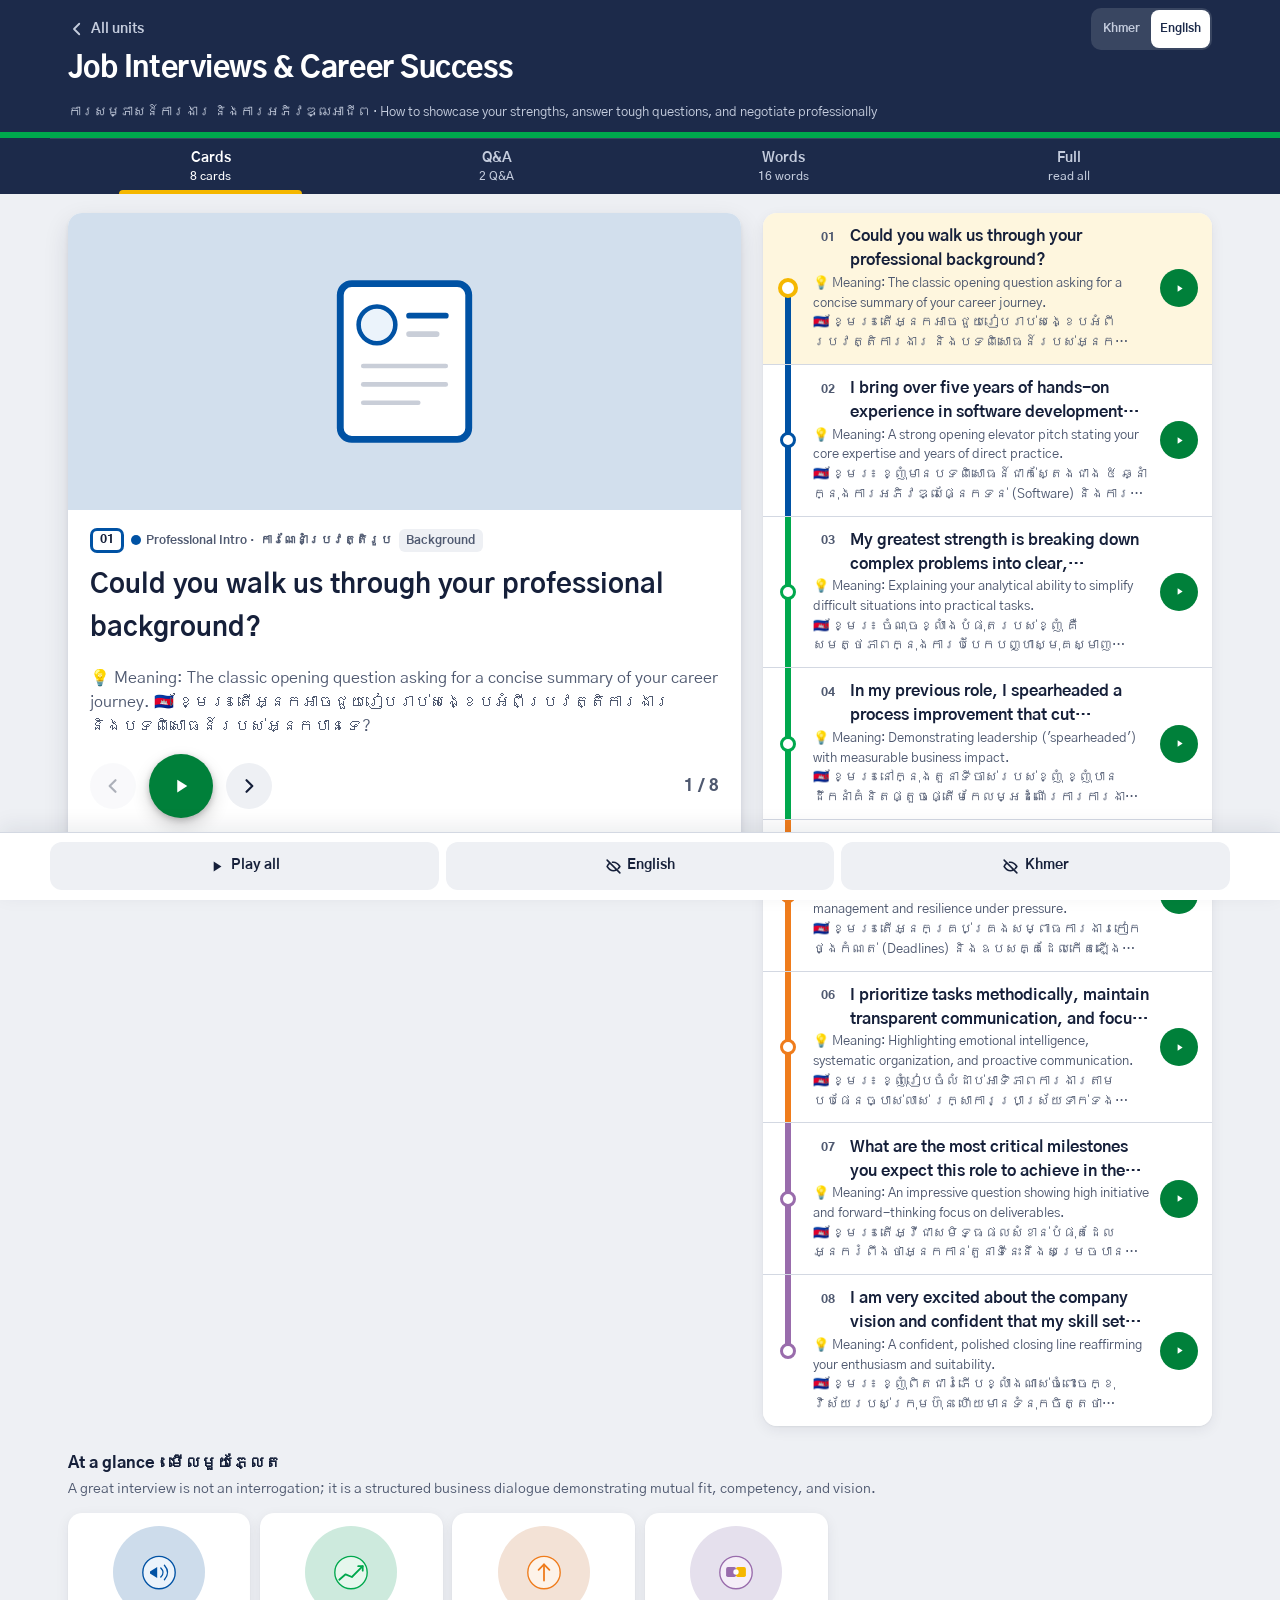
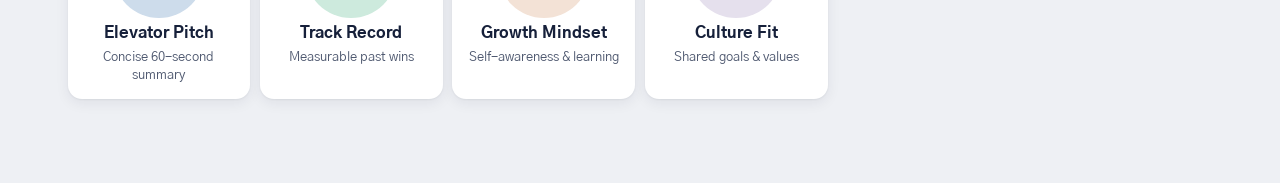
<file: job-interviews-and-career/index.html>
<!doctype html>
<html lang="en" data-ui="en">
<head>
<meta charset="utf-8">
<meta name="viewport" content="width=device-width, initial-scale=1, viewport-fit=cover">
<title>Job Interviews &amp; Career Success · ការសម្ភាសន៍ការងារ និងការអភិវឌ្ឍអាជីព · Studybook</title>
<meta name="description" content="Professional English vocabulary and frameworks for interviews: pitch your background, articulate quantifiable achievements, frame weaknesses productively, and ask strategic closing questions.">
<meta name="theme-color" content="#1C2A4A">
<meta property="og:type" content="website">
<meta property="og:site_name" content="Vuthchan&#x27;s English Studybook">
<meta property="og:title" content="Job Interviews &amp; Career Success · ការសម្ភាសន៍ការងារ និងការអភិវឌ្ឍអាជីព">
<meta property="og:description" content="Professional English vocabulary and frameworks for interviews: pitch your background, articulate quantifiable achievements, frame weaknesses productively, and ask strategic closing questions.">
<meta property="og:url" content="https://vuthchan334-sudo.github.io/studybook/job-interviews-and-career/">
<meta property="og:image" content="https://vuthchan334-sudo.github.io/studybook/og/job-interviews-and-career.png">
<meta property="og:image:width" content="1200">
<meta property="og:image:height" content="630">
<meta property="og:image:alt" content="Job Interviews &amp; Career Success · ការសម្ភាសន៍ការងារ និងការអភិវឌ្ឍអាជីព">
<meta name="twitter:card" content="summary_large_image">
<link rel="manifest" href="../manifest.webmanifest">
<link rel="icon" href="../icons/icon.svg" type="image/svg+xml">
<link rel="icon" href="../icons/favicon-32.png" sizes="32x32" type="image/png">
<link rel="apple-touch-icon" href="../icons/apple-touch-icon.png">
<link rel="apple-touch-icon" sizes="120x120" href="../icons/apple-touch-icon-120.png">
<link rel="apple-touch-icon" sizes="152x152" href="../icons/apple-touch-icon-152.png">
<link rel="apple-touch-icon" sizes="167x167" href="../icons/apple-touch-icon-167.png">
<link rel="apple-touch-icon" sizes="180x180" href="../icons/apple-touch-icon.png">
<meta name="apple-mobile-web-app-title" content="Studybook">
<meta name="apple-mobile-web-app-capable" content="yes">
<meta name="apple-mobile-web-app-status-bar-style" content="black-translucent">
<link rel="preconnect" href="https://fonts.googleapis.com">
<link rel="preconnect" href="https://fonts.gstatic.com" crossorigin>
<link rel="stylesheet" href="https://fonts.googleapis.com/css2?family=Gothic+A1:wght@400;500;700;800&display=swap">
<link rel="stylesheet" href="../assets/line.css?v=lyric2">
<link rel="stylesheet" href="../assets/unit.css?v=lyric2">
<script src="../assets/script.js?v=lyric2"></script>
</head>
<body data-unit="job-interviews-and-career">
<header class="usign">
  <div class="wrap">
    <div class="row"><a class="back" href="../"><svg viewBox="0 0 24 24" fill="none" stroke="currentColor" stroke-width="2.4" stroke-linecap="round" stroke-linejoin="round" aria-hidden="true"><path d="M15 5l-7 7 7 7"/></svg><span class="ui-ko">노선도 · All units</span><span class="ui-en">All units</span></a><div class="script" role="group" aria-label="Show text in"><button type="button" data-set="en" aria-pressed="false">Khmer</button><button type="button" data-set="ko" aria-pressed="true" lang="en">English</button></div></div>
    <div class="utitle"><h1><span class="mk">Job Interviews &amp; Career Success</span><span class="only-en">ការសម្ភាសន៍ការងារ និងការអភិវឌ្ឍអាជីព</span></h1><p><span class="not-en">ការសម្ភាសន៍ការងារ និងការអភិវឌ្ឍអាជីព · </span>How to showcase your strengths, answer tough questions, and negotiate professionally</p></div>
  </div>
  <div class="stripe" aria-hidden="true"></div>
  <nav class="tabs wrap" role="tablist" aria-label="Unit parts">
    <button role="tab" data-tab="cards" aria-controls="p-cards"><span><span class="ui-ko">그림 카드</span><span class="ui-en">Cards</span></span><small>8 cards</small></button>
    <button role="tab" data-tab="qa" aria-controls="p-qa"><span><span class="ui-ko">예상 질문</span><span class="ui-en">Q&amp;A</span></span><small>2 Q&amp;A</small></button>
    <button role="tab" data-tab="voc" aria-controls="p-voc"><span><span class="ui-ko">단어</span><span class="ui-en">Words</span></span><small>16 words</small></button>
    <button role="tab" data-tab="full" aria-controls="p-full"><span><span class="ui-ko">전체</span><span class="ui-en">Full</span></span><small>read all</small></button>
  </nav>
</header>

<main class="wrap">
  <section class="panel" id="p-cards" role="tabpanel">
    <section class="eli" aria-label="The big picture"><h2>At a glance · មើលមួយភ្លែត</h2><p class="eli-why">A great interview is not an interrogation; it is a structured business dialogue demonstrating mutual fit, competency, and vision.</p><ol><li style="--lc:#0052A4"><img src="img/x-pitch.svg" alt="" loading="lazy"><b class="has-en" lang="en">Elevator Pitch</b><span>Concise 60-second summary</span></li><li style="--lc:#00A84D"><img src="img/x-track.svg" alt="" loading="lazy"><b class="has-en" lang="en">Track Record</b><span>Measurable past wins</span></li><li style="--lc:#EF7C1C"><img src="img/x-growth.svg" alt="" loading="lazy"><b class="has-en" lang="en">Growth Mindset</b><span>Self-awareness &amp; learning</span></li><li style="--lc:#996CAC"><img src="img/x-fit.svg" alt="" loading="lazy"><b class="has-en" lang="en">Culture Fit</b><span>Shared goals &amp; values</span></li></ol></section>
    <section class="map" aria-label="Sections"><h2>Interview Flow · ដំណាក់កាលសម្ភាសន៍</h2><p class="note">From a crisp elevator pitch to backing claims with numbers, answering pressure questions, and closing with high strategic value.</p><ol><li data-sec="intro" style="--lc:#0052A4"><button type="button"><span class="m-ko has-en" lang="en">Professional Intro</span><span class="m-en">ការណែនាំប្រវត្តិរូប</span></button></li><li data-sec="strengths" style="--lc:#00A84D"><button type="button"><span class="m-ko has-en" lang="en">Key Strengths</span><span class="m-en">ចំណុចខ្លាំងស្នូល</span></button></li><li data-sec="challenges" style="--lc:#EF7C1C"><button type="button"><span class="m-ko has-en" lang="en">Overcoming Challenges</span><span class="m-en">ការដោះស្រាយបញ្ហាប្រឈម</span></button></li><li data-sec="closing" style="--lc:#996CAC"><button type="button"><span class="m-ko has-en" lang="en">Closing &amp; Strategy</span><span class="m-en">ការសួរសំណួរ និងការចរចា</span></button></li></ol></section>
    
    <ol class="how"><li><b>1</b>Look at the picture</li><li><b>2</b>Recall the English in your head</li><li><b>3</b>Tap to check, then listen</li></ol>
    <div class="platform">
      <section class="stage" id="stage" aria-label="Now studying" aria-live="polite">
        <figure class="pic"><img src="img/c1-cv.svg" alt=""></figure>
        <div class="st-body">
          <div class="ctop"></div>
          <p class="ko st-ko has-en" lang="en" tabindex="0"></p>
          <span class="prog" aria-hidden="true"><i></i></span>
          <p class="en st-en"></p>
          <div class="st-ctl">
            <button class="st-nav" id="stPrev" type="button" aria-label="Previous card"><svg viewBox="0 0 24 24" fill="none" stroke="currentColor" stroke-width="2.6" stroke-linecap="round" stroke-linejoin="round" aria-hidden="true"><path d="M15 5l-7 7 7 7"/></svg></button>
            <button class="bigplay" id="stPlay" type="button" aria-label="Listen"><svg viewBox="0 0 24 24" aria-hidden="true"><path class="i-play" d="M8 5v14l11-7z" fill="currentColor"/><path class="i-stop" d="M7 6h3.5v12H7zM13.5 6H17v12h-3.5z" fill="currentColor"/></svg></button>
            <button class="st-nav" id="stNext" type="button" aria-label="Next card"><svg viewBox="0 0 24 24" fill="none" stroke="currentColor" stroke-width="2.6" stroke-linecap="round" stroke-linejoin="round" aria-hidden="true"><path d="M9 5l7 7-7 7"/></svg></button>
            <span class="st-count"></span>
          </div>
          <p class="keys"><kbd>Space</kbd> listen · <kbd>←</kbd> <kbd>→</kbd> move · <kbd>K</kbd> show text</p>
        </div>
      </section>
      <div class="cards" role="list" aria-label="All lines"><article class="card" id="c1" data-sec="intro" style="--lc:#0052A4"><figure class="pic flat"><img loading="lazy" src="img/c1-cv.svg" alt="A professional resume profile sheet"><button class="cplay" type="button" data-au="audio/c01.mp3" aria-label="Listen to card 1"><svg viewBox="0 0 24 24" aria-hidden="true"><path class="i-play" d="M8 5v14l11-7z" fill="currentColor"/><path class="i-stop" d="M7 6h3.5v12H7zM13.5 6H17v12h-3.5z" fill="currentColor"/></svg></button></figure><div class="cbody"><div class="ctop"><span class="num">01</span><span class="sec-chip"><span class="mk" lang="en">Professional Intro&nbsp;· </span>ការណែនាំប្រវត្តិរូប</span><span class="hook" lang="en">Background</span></div><p class="ko has-en" lang="en">Could you walk us through your professional background?</p><span class="prog" aria-hidden="true"><i></i></span><p class="en">💡 Meaning: The classic opening question asking for a concise summary of your career journey.
🇰🇭 ខ្មែរ៖ តើអ្នកអាចជួយរៀបរាប់សង្ខេបអំពីប្រវត្តិការងារ និងបទពិសោធន៍របស់អ្នកបានទេ?</p></div><button class="rplay" type="button" data-au="audio/c01.mp3" aria-label="Listen to card 1"><svg viewBox="0 0 24 24" aria-hidden="true"><path class="i-play" d="M8 5v14l11-7z" fill="currentColor"/><path class="i-stop" d="M7 6h3.5v12H7zM13.5 6H17v12h-3.5z" fill="currentColor"/></svg></button></article><article class="card" id="c2" data-sec="intro" style="--lc:#0052A4"><figure class="pic flat"><img loading="lazy" src="img/c2-briefcase.svg" alt="A business executive briefcase"><button class="cplay" type="button" data-au="audio/c02.mp3" aria-label="Listen to card 2"><svg viewBox="0 0 24 24" aria-hidden="true"><path class="i-play" d="M8 5v14l11-7z" fill="currentColor"/><path class="i-stop" d="M7 6h3.5v12H7zM13.5 6H17v12h-3.5z" fill="currentColor"/></svg></button></figure><div class="cbody"><div class="ctop"><span class="num">02</span><span class="sec-chip"><span class="mk" lang="en">Professional Intro&nbsp;· </span>ការណែនាំប្រវត្តិរូប</span><span class="hook" lang="en">Expertise</span></div><p class="ko has-en" lang="en">I bring over five years of hands-on experience in software development and project coordination.</p><span class="prog" aria-hidden="true"><i></i></span><p class="en">💡 Meaning: A strong opening elevator pitch stating your core expertise and years of direct practice.
🇰🇭 ខ្មែរ៖ ខ្ញុំមានបទពិសោធន៍ជាក់ស្តែងជាង ៥ ឆ្នាំក្នុងការអភិវឌ្ឍផ្នែកទន់ (Software) និងការសម្របសម្រួលគម្រោង។</p></div><button class="rplay" type="button" data-au="audio/c02.mp3" aria-label="Listen to card 2"><svg viewBox="0 0 24 24" aria-hidden="true"><path class="i-play" d="M8 5v14l11-7z" fill="currentColor"/><path class="i-stop" d="M7 6h3.5v12H7zM13.5 6H17v12h-3.5z" fill="currentColor"/></svg></button></article><article class="card" id="c3" data-sec="strengths" style="--lc:#00A84D"><figure class="pic flat"><img loading="lazy" src="img/c3-puzzle.svg" alt="Two interlocking puzzle pieces"><button class="cplay" type="button" data-au="audio/c03.mp3" aria-label="Listen to card 3"><svg viewBox="0 0 24 24" aria-hidden="true"><path class="i-play" d="M8 5v14l11-7z" fill="currentColor"/><path class="i-stop" d="M7 6h3.5v12H7zM13.5 6H17v12h-3.5z" fill="currentColor"/></svg></button></figure><div class="cbody"><div class="ctop"><span class="num">03</span><span class="sec-chip"><span class="mk" lang="en">Key Strengths&nbsp;· </span>ចំណុចខ្លាំងស្នូល</span><span class="hook" lang="en">Strength</span></div><p class="ko has-en" lang="en">My greatest strength is breaking down complex problems into clear, actionable steps.</p><span class="prog" aria-hidden="true"><i></i></span><p class="en">💡 Meaning: Explaining your analytical ability to simplify difficult situations into practical tasks.
🇰🇭 ខ្មែរ៖ ចំណុចខ្លាំងបំផុតរបស់ខ្ញុំ គឺសមត្ថភាពក្នុងការបំបែកបញ្ហាស្មុគស្មាញឱ្យទៅជាជំហានអនុវត្តជាក់ស្តែង និងច្បាស់លាស់។</p></div><button class="rplay" type="button" data-au="audio/c03.mp3" aria-label="Listen to card 3"><svg viewBox="0 0 24 24" aria-hidden="true"><path class="i-play" d="M8 5v14l11-7z" fill="currentColor"/><path class="i-stop" d="M7 6h3.5v12H7zM13.5 6H17v12h-3.5z" fill="currentColor"/></svg></button></article><article class="card" id="c4" data-sec="strengths" style="--lc:#00A84D"><figure class="pic flat"><img loading="lazy" src="img/c4-graph.svg" alt="A bar chart showing rising performance"><button class="cplay" type="button" data-au="audio/c04.mp3" aria-label="Listen to card 4"><svg viewBox="0 0 24 24" aria-hidden="true"><path class="i-play" d="M8 5v14l11-7z" fill="currentColor"/><path class="i-stop" d="M7 6h3.5v12H7zM13.5 6H17v12h-3.5z" fill="currentColor"/></svg></button></figure><div class="cbody"><div class="ctop"><span class="num">04</span><span class="sec-chip"><span class="mk" lang="en">Key Strengths&nbsp;· </span>ចំណុចខ្លាំងស្នូល</span><span class="hook" lang="en">Track record</span></div><p class="ko has-en" lang="en">In my previous role, I spearheaded a process improvement that cut turnaround time by twenty percent.</p><span class="prog" aria-hidden="true"><i></i></span><p class="en">💡 Meaning: Demonstrating leadership (&#x27;spearheaded&#x27;) with measurable business impact.
🇰🇭 ខ្មែរ៖ នៅក្នុងតួនាទីចាស់របស់ខ្ញុំ ខ្ញុំបានដឹកនាំគំនិតផ្តួចផ្តើមកែលម្អដំណើរការការងារ ដែលកាត់បន្ថយរយៈពេលបំពេញការងារបាន ២០%។</p></div><button class="rplay" type="button" data-au="audio/c04.mp3" aria-label="Listen to card 4"><svg viewBox="0 0 24 24" aria-hidden="true"><path class="i-play" d="M8 5v14l11-7z" fill="currentColor"/><path class="i-stop" d="M7 6h3.5v12H7zM13.5 6H17v12h-3.5z" fill="currentColor"/></svg></button></article><article class="card" id="c5" data-sec="challenges" style="--lc:#EF7C1C"><figure class="pic flat"><img loading="lazy" src="img/c5-clock.svg" alt="A clock showing urgent tight deadlines"><button class="cplay" type="button" data-au="audio/c05.mp3" aria-label="Listen to card 5"><svg viewBox="0 0 24 24" aria-hidden="true"><path class="i-play" d="M8 5v14l11-7z" fill="currentColor"/><path class="i-stop" d="M7 6h3.5v12H7zM13.5 6H17v12h-3.5z" fill="currentColor"/></svg></button></figure><div class="cbody"><div class="ctop"><span class="num">05</span><span class="sec-chip"><span class="mk" lang="en">Overcoming Challenges&nbsp;· </span>ការដោះស្រាយបញ្ហាប្រឈម</span><span class="hook" lang="en">Pressure</span></div><p class="ko has-en" lang="en">How do you handle high-pressure deadlines and unexpected setbacks?</p><span class="prog" aria-hidden="true"><i></i></span><p class="en">💡 Meaning: A behavioral question testing your stress management and resilience under pressure.
🇰🇭 ខ្មែរ៖ តើអ្នកគ្រប់គ្រងសម្ពាធការងារកៀកថ្ងៃកំណត់ (Deadlines) និងឧបសគ្គដែលកើតឡើងភ្លាមៗដោយរបៀបណា?</p></div><button class="rplay" type="button" data-au="audio/c05.mp3" aria-label="Listen to card 5"><svg viewBox="0 0 24 24" aria-hidden="true"><path class="i-play" d="M8 5v14l11-7z" fill="currentColor"/><path class="i-stop" d="M7 6h3.5v12H7zM13.5 6H17v12h-3.5z" fill="currentColor"/></svg></button></article><article class="card" id="c6" data-sec="challenges" style="--lc:#EF7C1C"><figure class="pic flat"><img loading="lazy" src="img/c6-checklist.svg" alt="An organized structured checklist with ticks"><button class="cplay" type="button" data-au="audio/c06.mp3" aria-label="Listen to card 6"><svg viewBox="0 0 24 24" aria-hidden="true"><path class="i-play" d="M8 5v14l11-7z" fill="currentColor"/><path class="i-stop" d="M7 6h3.5v12H7zM13.5 6H17v12h-3.5z" fill="currentColor"/></svg></button></figure><div class="cbody"><div class="ctop"><span class="num">06</span><span class="sec-chip"><span class="mk" lang="en">Overcoming Challenges&nbsp;· </span>ការដោះស្រាយបញ្ហាប្រឈម</span><span class="hook" lang="en">Methodical</span></div><p class="ko has-en" lang="en">I prioritize tasks methodically, maintain transparent communication, and focus on viable solutions.</p><span class="prog" aria-hidden="true"><i></i></span><p class="en">💡 Meaning: Highlighting emotional intelligence, systematic organization, and proactive communication.
🇰🇭 ខ្មែរ៖ ខ្ញុំរៀបចំលំដាប់អាទិភាពការងារតាមបែបផែនច្បាស់លាស់ រក្សាការប្រាស្រ័យទាក់ទងដោយបើកចំហ និងផ្តោតលើដំណោះស្រាយជាក់ស្តែង។</p></div><button class="rplay" type="button" data-au="audio/c06.mp3" aria-label="Listen to card 6"><svg viewBox="0 0 24 24" aria-hidden="true"><path class="i-play" d="M8 5v14l11-7z" fill="currentColor"/><path class="i-stop" d="M7 6h3.5v12H7zM13.5 6H17v12h-3.5z" fill="currentColor"/></svg></button></article><article class="card" id="c7" data-sec="closing" style="--lc:#996CAC"><figure class="pic flat"><img loading="lazy" src="img/c7-flag.svg" alt="A target milestone flag"><button class="cplay" type="button" data-au="audio/c07.mp3" aria-label="Listen to card 7"><svg viewBox="0 0 24 24" aria-hidden="true"><path class="i-play" d="M8 5v14l11-7z" fill="currentColor"/><path class="i-stop" d="M7 6h3.5v12H7zM13.5 6H17v12h-3.5z" fill="currentColor"/></svg></button></figure><div class="cbody"><div class="ctop"><span class="num">07</span><span class="sec-chip"><span class="mk" lang="en">Closing &amp; Strategy&nbsp;· </span>ការសួរសំណួរ និងការចរចា</span><span class="hook" lang="en">Milestones</span></div><p class="ko has-en" lang="en">What are the most critical milestones you expect this role to achieve in the first six months?</p><span class="prog" aria-hidden="true"><i></i></span><p class="en">💡 Meaning: An impressive question showing high initiative and forward-thinking focus on deliverables.
🇰🇭 ខ្មែរ៖ តើអ្វីជាសមិទ្ធផលសំខាន់បំផុតដែលអ្នករំពឹងថាអ្នកកាន់តួនាទីនេះនឹងសម្រេចបានក្នុងរយៈពេល ៦ ខែដំបូង?</p></div><button class="rplay" type="button" data-au="audio/c07.mp3" aria-label="Listen to card 7"><svg viewBox="0 0 24 24" aria-hidden="true"><path class="i-play" d="M8 5v14l11-7z" fill="currentColor"/><path class="i-stop" d="M7 6h3.5v12H7zM13.5 6H17v12h-3.5z" fill="currentColor"/></svg></button></article><article class="card" id="c8" data-sec="closing" style="--lc:#996CAC"><figure class="pic flat"><img loading="lazy" src="img/c8-handshake.svg" alt="A respectful professional handshake"><button class="cplay" type="button" data-au="audio/c08.mp3" aria-label="Listen to card 8"><svg viewBox="0 0 24 24" aria-hidden="true"><path class="i-play" d="M8 5v14l11-7z" fill="currentColor"/><path class="i-stop" d="M7 6h3.5v12H7zM13.5 6H17v12h-3.5z" fill="currentColor"/></svg></button></figure><div class="cbody"><div class="ctop"><span class="num">08</span><span class="sec-chip"><span class="mk" lang="en">Closing &amp; Strategy&nbsp;· </span>ការសួរសំណួរ និងការចរចា</span><span class="hook" lang="en">Alignment</span></div><p class="ko has-en" lang="en">I am very excited about the company vision and confident that my skill set aligns with your goals.</p><span class="prog" aria-hidden="true"><i></i></span><p class="en">💡 Meaning: A confident, polished closing line reaffirming your enthusiasm and suitability.
🇰🇭 ខ្មែរ៖ ខ្ញុំពិតជារំភើបខ្លាំងណាស់ចំពោះចក្ខុវិស័យរបស់ក្រុមហ៊ុន ហើយមានទំនុកចិត្តថាសមត្ថភាពរបស់ខ្ញុំត្រូវគ្នាយ៉ាងល្អឥតខ្ចោះជាមួយគោលដៅរបស់ក្រុមហ៊ុន។</p></div><button class="rplay" type="button" data-au="audio/c08.mp3" aria-label="Listen to card 8"><svg viewBox="0 0 24 24" aria-hidden="true"><path class="i-play" d="M8 5v14l11-7z" fill="currentColor"/><path class="i-stop" d="M7 6h3.5v12H7zM13.5 6H17v12h-3.5z" fill="currentColor"/></svg></button></article></div>
    </div>
    
  </section>
  <section class="panel" id="p-qa" role="tabpanel"><h2 class="qsec">Tough Interview Questions · សំណួរពិបាកៗក្នុងសម្ភាសន៍</h2><article class="qa trap"><div class="qhead"><button class="q" type="button" aria-expanded="false" aria-controls="qa1"><span class="qm">Q</span><span class="qt"><span class="qko has-en" lang="en">How should I answer &#x27;What is your greatest weakness?&#x27;</span><span class="qen">សំណួរ៖ តើខ្ញុំគួរឆ្លើយសំណួរ &#x27;តើអ្វីជាចំណុចខ្សោយធំបំផុតរបស់អ្នក?&#x27; ដូចម្តេច?</span></span><svg class="chev" viewBox="0 0 24 24" fill="none" stroke="currentColor" stroke-width="2.4" stroke-linecap="round" aria-hidden="true"><path d="M6 9l6 6 6-6"/></svg></button></div><div class="a" id="qa1"><p class="ako has-en" lang="en">Choose an authentic skill gap that is not essential to the job, and immediately explain the proactive steps you are taking to overcome it.</p><p class="aen">💡 English: Avoid humblebrags like &#x27;I work too hard&#x27;; pick an authentic area and highlight continuous learning.
🇰🇭 ខ្មែរ៖ ជ្រើសរើសចំណុចខ្វះខាតជាក់ស្តែងដែលមិនប៉ះពាល់ដល់ការងារស្នូល រួចពន្យល់ភ្លាមៗអំពីសកម្មភាពជាក់ស្តែងដែលអ្នកកំពុងហាត់រៀនកែលម្អវា។</p><p class="why">Hiring managers look for honest self-awareness and active dedication to growth.</p><button class="listen" type="button" data-au="audio/qa1.mp3"><svg viewBox="0 0 24 24" aria-hidden="true"><path d="M8 5v14l11-7z" fill="currentColor"/></svg><span><span class="ui-ko">듣기 · Listen</span><span class="ui-en">Listen</span></span></button></div></article><h2 class="qsec">Compensation &amp; Next Steps · ប្រាក់បៀវត្ស និងជំហានបន្ត</h2><article class="qa"><div class="qhead"><button class="q" type="button" aria-expanded="false" aria-controls="qa2"><span class="qm">Q</span><span class="qt"><span class="qko has-en" lang="en">When is the right moment to discuss salary expectations?</span><span class="qen">សំណួរ៖ តើពេលណាជាពេលវេលាស័ក្តិសមបំផុតក្នុងការពិភាក្សាអំពីរឿងប្រាក់ខែ?</span></span><svg class="chev" viewBox="0 0 24 24" fill="none" stroke="currentColor" stroke-width="2.4" stroke-linecap="round" aria-hidden="true"><path d="M6 9l6 6 6-6"/></svg></button></div><div class="a" id="qa2"><p class="ako has-en" lang="en">Wait until the employer asks first, or after you have successfully demonstrated your capabilities and mutual interest.</p><p class="aen">💡 English: Establishing mutual fit first gives you significantly stronger leverage during compensation discussions.
🇰🇭 ខ្មែរ៖ រង់ចាំរហូតដល់អ្នកសម្ភាសន៍លើកឡើងជាមុន ឬបន្ទាប់ពីអ្នកបានបង្ហាញពីតម្លៃ និងសមត្ថភាពរបស់អ្នកយ៉ាងច្បាស់លាស់រួចរាល់។</p><button class="listen" type="button" data-au="audio/qa2.mp3"><svg viewBox="0 0 24 24" aria-hidden="true"><path d="M8 5v14l11-7z" fill="currentColor"/></svg><span><span class="ui-ko">듣기 · Listen</span><span class="ui-en">Listen</span></span></button></div></article><h2 class="qsec">Smart Reverse Questions · សំណួរឆ្លាតវៃសម្រាប់សួរអ្នកសម្ភាសន៍</h2><div class="surv"><span class="sko" lang="en"><span class="mk">Could you please elaborate on the day-to-day responsibilities of this position?</span><span class="sen">💡 English: Asking politely for detailed daily workflow expectations · 🇰🇭 តើអ្នកអាចជួយពន្យល់បន្ថែមអំពីទំនួលខុសត្រូវប្រចាំថ្ងៃនៃមុខតំណែងនេះបានទេ?</span></span><button class="listen mini" type="button" data-au="audio/s1.mp3" aria-label="Listen"><svg viewBox="0 0 24 24" aria-hidden="true"><path d="M8 5v14l11-7z" fill="currentColor"/></svg></button></div><div class="surv"><span class="sko" lang="en"><span class="mk">What does the typical career progression look like for someone excelling in this team?</span><span class="sen">💡 English: Inquiring about future promotion and professional growth paths · 🇰🇭 តើឱកាសនៃការឡើងតំណែង ឬការរីកចម្រើនក្នុងអាជីពសម្រាប់អ្នកដែលធ្វើការបានល្អក្នុងក្រុមនេះមានទម្រង់បែបណា?</span></span><button class="listen mini" type="button" data-au="audio/s2.mp3" aria-label="Listen"><svg viewBox="0 0 24 24" aria-hidden="true"><path d="M8 5v14l11-7z" fill="currentColor"/></svg></button></div></section>
  <section class="panel" id="p-voc" role="tabpanel">
    <p class="note">Tap a word's play button to hear it. Hide one side, then recall it before you tap to check.</p>
    <h2 class="vgrp" style="--lc:#0052A4">Background &amp; Expertise · បទពិសោធន៍ និងជំនាញ</h2><ul class="vlist"><li class="voc"><button class="listen mini" type="button" data-au="audio/v01.mp3" aria-label="Listen"><svg viewBox="0 0 24 24" aria-hidden="true"><path d="M8 5v14l11-7z" fill="currentColor"/></svg></button><span class="vko has-en" lang="en">Track record</span><span class="ven">💡 A documented history of past accomplishments and performance · 🇰🇭 ប្រវត្តិស្នាដៃ ឬសមិទ្ធផលការងារកន្លងមក</span></li><li class="voc"><button class="listen mini" type="button" data-au="audio/v02.mp3" aria-label="Listen"><svg viewBox="0 0 24 24" aria-hidden="true"><path d="M8 5v14l11-7z" fill="currentColor"/></svg></button><span class="vko has-en" lang="en">Hands-on</span><span class="ven">💡 Direct practical experience gained through real application · 🇰🇭 បទពិសោធន៍ជាក់ស្តែងផ្ទាល់ដៃ</span></li><li class="voc"><button class="listen mini" type="button" data-au="audio/v03.mp3" aria-label="Listen"><svg viewBox="0 0 24 24" aria-hidden="true"><path d="M8 5v14l11-7z" fill="currentColor"/></svg></button><span class="vko has-en" lang="en">Skill set</span><span class="ven">💡 The complete range of skills and abilities a person possesses · 🇰🇭 សំណុំជំនាញ និងសមត្ថភាពរួម</span></li><li class="voc"><button class="listen mini" type="button" data-au="audio/v04.mp3" aria-label="Listen"><svg viewBox="0 0 24 24" aria-hidden="true"><path d="M8 5v14l11-7z" fill="currentColor"/></svg></button><span class="vko has-en" lang="en">Core competency</span><span class="ven">💡 A primary strength that gives you a competitive advantage · 🇰🇭 សមត្ថភាពស្នូលដ៏លេចធ្លោ</span></li></ul><h2 class="vgrp" style="--lc:#00A84D">Leadership &amp; Impact · ភាពជាអ្នកដឹកនាំ និងឥទ្ធិពល</h2><ul class="vlist"><li class="voc"><button class="listen mini" type="button" data-au="audio/v05.mp3" aria-label="Listen"><svg viewBox="0 0 24 24" aria-hidden="true"><path d="M8 5v14l11-7z" fill="currentColor"/></svg></button><span class="vko has-en" lang="en">Spearhead</span><span class="ven">💡 To lead, initiate, or champion a project or initiative · 🇰🇭 ដឹកនាំ ឬផ្តួចផ្តើមធ្វើជាជួរមុខ</span></li><li class="voc"><button class="listen mini" type="button" data-au="audio/v06.mp3" aria-label="Listen"><svg viewBox="0 0 24 24" aria-hidden="true"><path d="M8 5v14l11-7z" fill="currentColor"/></svg></button><span class="vko has-en" lang="en">Streamline</span><span class="ven">💡 To simplify a process to increase efficiency and cut waste · 🇰🇭 កែលម្អដំណើរការឱ្យកាន់តែរហ័ស និងសាមញ្ញ</span></li><li class="voc"><button class="listen mini" type="button" data-au="audio/v07.mp3" aria-label="Listen"><svg viewBox="0 0 24 24" aria-hidden="true"><path d="M8 5v14l11-7z" fill="currentColor"/></svg></button><span class="vko has-en" lang="en">Collaborate</span><span class="ven">💡 To work cooperatively with others to achieve a shared goal · 🇰🇭 សហការ និងធ្វើការជាក្រុម</span></li><li class="voc"><button class="listen mini" type="button" data-au="audio/v08.mp3" aria-label="Listen"><svg viewBox="0 0 24 24" aria-hidden="true"><path d="M8 5v14l11-7z" fill="currentColor"/></svg></button><span class="vko has-en" lang="en">Methodical</span><span class="ven">💡 Systematic, orderly, and careful in approach and execution · 🇰🇭 មានបែបផែន និងប្រព័ន្ធច្បាស់លាស់</span></li></ul><h2 class="vgrp" style="--lc:#EF7C1C">Problem-Solving &amp; Adaptability · ការដោះស្រាយបញ្ហា</h2><ul class="vlist"><li class="voc"><button class="listen mini" type="button" data-au="audio/v09.mp3" aria-label="Listen"><svg viewBox="0 0 24 24" aria-hidden="true"><path d="M8 5v14l11-7z" fill="currentColor"/></svg></button><span class="vko has-en" lang="en">Setback</span><span class="ven">💡 An unexpected obstacle or delay in progress · 🇰🇭 ឧបសគ្គ ឬការរាំងស្ទះដែលមិនរំពឹងទុក</span></li><li class="voc"><button class="listen mini" type="button" data-au="audio/v10.mp3" aria-label="Listen"><svg viewBox="0 0 24 24" aria-hidden="true"><path d="M8 5v14l11-7z" fill="currentColor"/></svg></button><span class="vko has-en" lang="en">Turnaround time</span><span class="ven">💡 The total time required to complete a process or request · 🇰🇭 រយៈពេលដែលប្រើប្រាស់ដើម្បីបញ្ចប់កិច្ចការមួយ</span></li><li class="voc"><button class="listen mini" type="button" data-au="audio/v11.mp3" aria-label="Listen"><svg viewBox="0 0 24 24" aria-hidden="true"><path d="M8 5v14l11-7z" fill="currentColor"/></svg></button><span class="vko has-en" lang="en">Resilience</span><span class="ven">💡 The capacity to quickly recover from difficulties or stress · 🇰🇭 ភាពរឹងមាំ និងការងើបឡើងវិញពីការលំបាក</span></li><li class="voc"><button class="listen mini" type="button" data-au="audio/v12.mp3" aria-label="Listen"><svg viewBox="0 0 24 24" aria-hidden="true"><path d="M8 5v14l11-7z" fill="currentColor"/></svg></button><span class="vko has-en" lang="en">Proactive</span><span class="ven">💡 Taking initiative and anticipating needs before being asked · 🇰🇭 ម្ចាស់ការ គិតគូរជាមុន</span></li></ul><h2 class="vgrp" style="--lc:#996CAC">Strategic Fit &amp; Value · យុទ្ធសាស្ត្រ និងការរីកចម្រើន</h2><ul class="vlist"><li class="voc"><button class="listen mini" type="button" data-au="audio/v13.mp3" aria-label="Listen"><svg viewBox="0 0 24 24" aria-hidden="true"><path d="M8 5v14l11-7z" fill="currentColor"/></svg></button><span class="vko has-en" lang="en">Milestone</span><span class="ven">💡 A significant checkpoint or achievement marking progress · 🇰🇭 ដំណាក់កាល ឬសមិទ្ធផលសំខាន់ក្នុងការងារ</span></li><li class="voc"><button class="listen mini" type="button" data-au="audio/v14.mp3" aria-label="Listen"><svg viewBox="0 0 24 24" aria-hidden="true"><path d="M8 5v14l11-7z" fill="currentColor"/></svg></button><span class="vko has-en" lang="en">Alignment</span><span class="ven">💡 Close agreement and positioning alongside organizational goals · 🇰🇭 ការស្របគ្នា ឬត្រូវគ្នានឹងទិសដៅរួម</span></li><li class="voc"><button class="listen mini" type="button" data-au="audio/v15.mp3" aria-label="Listen"><svg viewBox="0 0 24 24" aria-hidden="true"><path d="M8 5v14l11-7z" fill="currentColor"/></svg></button><span class="vko has-en" lang="en">Leverage</span><span class="ven">💡 Strategic advantage used to achieve an optimal outcome · 🇰🇭 គុណសម្បត្តិ ឬកម្លាំងជំរុញយុទ្ធសាស្ត្រ</span></li><li class="voc"><button class="listen mini" type="button" data-au="audio/v16.mp3" aria-label="Listen"><svg viewBox="0 0 24 24" aria-hidden="true"><path d="M8 5v14l11-7z" fill="currentColor"/></svg></button><span class="vko has-en" lang="en">Culture fit</span><span class="ven">💡 Compatibility with an organization&#x27;s core values and ethos · 🇰🇭 ភាពស៊ីសង្វាក់គ្នានឹងបរិយាកាស និងវប្បធម៌ស្ថាប័ន</span></li></ul>
  </section>
  <section class="panel full" id="p-full" role="tabpanel"><h2>대본 · The text</h2><h3>Professional Intro · ការណែនាំប្រវត្តិរូប</h3><p class="fko has-en" lang="en">Could you walk us through your professional background? I bring over five years of hands-on experience in software development and project coordination.</p><p class="fen">💡 Meaning: The classic opening question asking for a concise summary of your career journey.
🇰🇭 ខ្មែរ៖ តើអ្នកអាចជួយរៀបរាប់សង្ខេបអំពីប្រវត្តិការងារ និងបទពិសោធន៍របស់អ្នកបានទេ? 💡 Meaning: A strong opening elevator pitch stating your core expertise and years of direct practice.
🇰🇭 ខ្មែរ៖ ខ្ញុំមានបទពិសោធន៍ជាក់ស្តែងជាង ៥ ឆ្នាំក្នុងការអភិវឌ្ឍផ្នែកទន់ (Software) និងការសម្របសម្រួលគម្រោង។</p><h3>Key Strengths · ចំណុចខ្លាំងស្នូល</h3><p class="fko has-en" lang="en">My greatest strength is breaking down complex problems into clear, actionable steps. In my previous role, I spearheaded a process improvement that cut turnaround time by twenty percent.</p><p class="fen">💡 Meaning: Explaining your analytical ability to simplify difficult situations into practical tasks.
🇰🇭 ខ្មែរ៖ ចំណុចខ្លាំងបំផុតរបស់ខ្ញុំ គឺសមត្ថភាពក្នុងការបំបែកបញ្ហាស្មុគស្មាញឱ្យទៅជាជំហានអនុវត្តជាក់ស្តែង និងច្បាស់លាស់។ 💡 Meaning: Demonstrating leadership (&#x27;spearheaded&#x27;) with measurable business impact.
🇰🇭 ខ្មែរ៖ នៅក្នុងតួនាទីចាស់របស់ខ្ញុំ ខ្ញុំបានដឹកនាំគំនិតផ្តួចផ្តើមកែលម្អដំណើរការការងារ ដែលកាត់បន្ថយរយៈពេលបំពេញការងារបាន ២០%។</p><h3>Overcoming Challenges · ការដោះស្រាយបញ្ហាប្រឈម</h3><p class="fko has-en" lang="en">How do you handle high-pressure deadlines and unexpected setbacks? I prioritize tasks methodically, maintain transparent communication, and focus on viable solutions.</p><p class="fen">💡 Meaning: A behavioral question testing your stress management and resilience under pressure.
🇰🇭 ខ្មែរ៖ តើអ្នកគ្រប់គ្រងសម្ពាធការងារកៀកថ្ងៃកំណត់ (Deadlines) និងឧបសគ្គដែលកើតឡើងភ្លាមៗដោយរបៀបណា? 💡 Meaning: Highlighting emotional intelligence, systematic organization, and proactive communication.
🇰🇭 ខ្មែរ៖ ខ្ញុំរៀបចំលំដាប់អាទិភាពការងារតាមបែបផែនច្បាស់លាស់ រក្សាការប្រាស្រ័យទាក់ទងដោយបើកចំហ និងផ្តោតលើដំណោះស្រាយជាក់ស្តែង។</p><h3>Closing &amp; Strategy · ការសួរសំណួរ និងការចរចា</h3><p class="fko has-en" lang="en">What are the most critical milestones you expect this role to achieve in the first six months? I am very excited about the company vision and confident that my skill set aligns with your goals.</p><p class="fen">💡 Meaning: An impressive question showing high initiative and forward-thinking focus on deliverables.
🇰🇭 ខ្មែរ៖ តើអ្វីជាសមិទ្ធផលសំខាន់បំផុតដែលអ្នករំពឹងថាអ្នកកាន់តួនាទីនេះនឹងសម្រេចបានក្នុងរយៈពេល ៦ ខែដំបូង? 💡 Meaning: A confident, polished closing line reaffirming your enthusiasm and suitability.
🇰🇭 ខ្មែរ៖ ខ្ញុំពិតជារំភើបខ្លាំងណាស់ចំពោះចក្ខុវិស័យរបស់ក្រុមហ៊ុន ហើយមានទំនុកចិត្តថាសមត្ថភាពរបស់ខ្ញុំត្រូវគ្នាយ៉ាងល្អឥតខ្ចោះជាមួយគោលដៅរបស់ក្រុមហ៊ុន។</p><h2>예상 질문 · Q&amp;A</h2><h3>Tough Interview Questions · សំណួរពិបាកៗក្នុងសម្ភាសន៍</h3><div class="fqa"><p class="fq has-en" lang="en">Q. How should I answer &#x27;What is your greatest weakness?&#x27;</p><p class="fsub">Q. សំណួរ៖ តើខ្ញុំគួរឆ្លើយសំណួរ &#x27;តើអ្វីជាចំណុចខ្សោយធំបំផុតរបស់អ្នក?&#x27; ដូចម្តេច?</p><p class="fa has-en" lang="en">A. Choose an authentic skill gap that is not essential to the job, and immediately explain the proactive steps you are taking to overcome it.</p><p class="fsub">A. 💡 English: Avoid humblebrags like &#x27;I work too hard&#x27;; pick an authentic area and highlight continuous learning.
🇰🇭 ខ្មែរ៖ ជ្រើសរើសចំណុចខ្វះខាតជាក់ស្តែងដែលមិនប៉ះពាល់ដល់ការងារស្នូល រួចពន្យល់ភ្លាមៗអំពីសកម្មភាពជាក់ស្តែងដែលអ្នកកំពុងហាត់រៀនកែលម្អវា។</p></div><h3>Compensation &amp; Next Steps · ប្រាក់បៀវត្ស និងជំហានបន្ត</h3><div class="fqa"><p class="fq has-en" lang="en">Q. When is the right moment to discuss salary expectations?</p><p class="fsub">Q. សំណួរ៖ តើពេលណាជាពេលវេលាស័ក្តិសមបំផុតក្នុងការពិភាក្សាអំពីរឿងប្រាក់ខែ?</p><p class="fa has-en" lang="en">A. Wait until the employer asks first, or after you have successfully demonstrated your capabilities and mutual interest.</p><p class="fsub">A. 💡 English: Establishing mutual fit first gives you significantly stronger leverage during compensation discussions.
🇰🇭 ខ្មែរ៖ រង់ចាំរហូតដល់អ្នកសម្ភាសន៍លើកឡើងជាមុន ឬបន្ទាប់ពីអ្នកបានបង្ហាញពីតម្លៃ និងសមត្ថភាពរបស់អ្នកយ៉ាងច្បាស់លាស់រួចរាល់។</p></div><h3>Smart Reverse Questions · សំណួរឆ្លាតវៃសម្រាប់សួរអ្នកសម្ភាសន៍</h3><div class="fqa"><p class="fa has-en" lang="en">Could you please elaborate on the day-to-day responsibilities of this position?</p><p class="fsub">💡 English: Asking politely for detailed daily workflow expectations · 🇰🇭 តើអ្នកអាចជួយពន្យល់បន្ថែមអំពីទំនួលខុសត្រូវប្រចាំថ្ងៃនៃមុខតំណែងនេះបានទេ?</p></div><div class="fqa"><p class="fa has-en" lang="en">What does the typical career progression look like for someone excelling in this team?</p><p class="fsub">💡 English: Inquiring about future promotion and professional growth paths · 🇰🇭 តើឱកាសនៃការឡើងតំណែង ឬការរីកចម្រើនក្នុងអាជីពសម្រាប់អ្នកដែលធ្វើការបានល្អក្នុងក្រុមនេះមានទម្រង់បែបណា?</p></div><h2>단어 · Vocabulary (16)</h2><h3>Background &amp; Expertise · បទពិសោធន៍ និងជំនាញ</h3><div class="fvoc"><div class="fv"><b class="has-en" lang="en">Track record</b><span>💡 A documented history of past accomplishments and performance · 🇰🇭 ប្រវត្តិស្នាដៃ ឬសមិទ្ធផលការងារកន្លងមក</span></div><div class="fv"><b class="has-en" lang="en">Hands-on</b><span>💡 Direct practical experience gained through real application · 🇰🇭 បទពិសោធន៍ជាក់ស្តែងផ្ទាល់ដៃ</span></div><div class="fv"><b class="has-en" lang="en">Skill set</b><span>💡 The complete range of skills and abilities a person possesses · 🇰🇭 សំណុំជំនាញ និងសមត្ថភាពរួម</span></div><div class="fv"><b class="has-en" lang="en">Core competency</b><span>💡 A primary strength that gives you a competitive advantage · 🇰🇭 សមត្ថភាពស្នូលដ៏លេចធ្លោ</span></div></div><h3>Leadership &amp; Impact · ភាពជាអ្នកដឹកនាំ និងឥទ្ធិពល</h3><div class="fvoc"><div class="fv"><b class="has-en" lang="en">Spearhead</b><span>💡 To lead, initiate, or champion a project or initiative · 🇰🇭 ដឹកនាំ ឬផ្តួចផ្តើមធ្វើជាជួរមុខ</span></div><div class="fv"><b class="has-en" lang="en">Streamline</b><span>💡 To simplify a process to increase efficiency and cut waste · 🇰🇭 កែលម្អដំណើរការឱ្យកាន់តែរហ័ស និងសាមញ្ញ</span></div><div class="fv"><b class="has-en" lang="en">Collaborate</b><span>💡 To work cooperatively with others to achieve a shared goal · 🇰🇭 សហការ និងធ្វើការជាក្រុម</span></div><div class="fv"><b class="has-en" lang="en">Methodical</b><span>💡 Systematic, orderly, and careful in approach and execution · 🇰🇭 មានបែបផែន និងប្រព័ន្ធច្បាស់លាស់</span></div></div><h3>Problem-Solving &amp; Adaptability · ការដោះស្រាយបញ្ហា</h3><div class="fvoc"><div class="fv"><b class="has-en" lang="en">Setback</b><span>💡 An unexpected obstacle or delay in progress · 🇰🇭 ឧបសគ្គ ឬការរាំងស្ទះដែលមិនរំពឹងទុក</span></div><div class="fv"><b class="has-en" lang="en">Turnaround time</b><span>💡 The total time required to complete a process or request · 🇰🇭 រយៈពេលដែលប្រើប្រាស់ដើម្បីបញ្ចប់កិច្ចការមួយ</span></div><div class="fv"><b class="has-en" lang="en">Resilience</b><span>💡 The capacity to quickly recover from difficulties or stress · 🇰🇭 ភាពរឹងមាំ និងការងើបឡើងវិញពីការលំបាក</span></div><div class="fv"><b class="has-en" lang="en">Proactive</b><span>💡 Taking initiative and anticipating needs before being asked · 🇰🇭 ម្ចាស់ការ គិតគូរជាមុន</span></div></div><h3>Strategic Fit &amp; Value · យុទ្ធសាស្ត្រ និងការរីកចម្រើន</h3><div class="fvoc"><div class="fv"><b class="has-en" lang="en">Milestone</b><span>💡 A significant checkpoint or achievement marking progress · 🇰🇭 ដំណាក់កាល ឬសមិទ្ធផលសំខាន់ក្នុងការងារ</span></div><div class="fv"><b class="has-en" lang="en">Alignment</b><span>💡 Close agreement and positioning alongside organizational goals · 🇰🇭 ការស្របគ្នា ឬត្រូវគ្នានឹងទិសដៅរួម</span></div><div class="fv"><b class="has-en" lang="en">Leverage</b><span>💡 Strategic advantage used to achieve an optimal outcome · 🇰🇭 គុណសម្បត្តិ ឬកម្លាំងជំរុញយុទ្ធសាស្ត្រ</span></div><div class="fv"><b class="has-en" lang="en">Culture fit</b><span>💡 Compatibility with an organization&#x27;s core values and ethos · 🇰🇭 ភាពស៊ីសង្វាក់គ្នានឹងបរិយាកាស និងវប្បធម៌ស្ថាប័ន</span></div></div></section>
</main>

<div class="dock">
  <div class="acts" id="a-cards">
    <button class="btn primary" id="openFocus" type="button"><svg viewBox="0 0 24 24" fill="none" stroke="currentColor" stroke-width="2.2" stroke-linecap="round" stroke-linejoin="round" aria-hidden="true"><path d="M4 9V5h4M20 9V5h-4M4 15v4h4M20 15v4h-4"/></svg><span class="ui-ko">집중</span><span class="ui-en">Focus</span></button>
    <button class="btn" id="playAll" type="button" aria-pressed="false"><svg viewBox="0 0 24 24" aria-hidden="true"><path d="M8 5v14l11-7z" fill="currentColor"/></svg><span><span class="ui-ko">전체 듣기</span><span class="ui-en">Play all</span></span></button>
    <button class="btn" type="button" data-toggle="hide-ko" aria-pressed="false" aria-label="Hide English"><svg viewBox="0 0 24 24" fill="none" stroke="currentColor" stroke-width="2.2" stroke-linecap="round" stroke-linejoin="round" aria-hidden="true"><path d="M3 3l18 18M10.6 6.1A9.8 9.8 0 0 1 12 6c5 0 9 6 9 6a17 17 0 0 1-2.6 3.2M6.3 7.6C4.2 9.2 3 12 3 12s4 6 9 6c1.4 0 2.7-.4 3.8-1"/></svg>English</button>
    <button class="btn" type="button" data-toggle="hide-en" aria-pressed="false" aria-label="Hide Khmer"><svg viewBox="0 0 24 24" fill="none" stroke="currentColor" stroke-width="2.2" stroke-linecap="round" stroke-linejoin="round" aria-hidden="true"><path d="M3 3l18 18M10.6 6.1A9.8 9.8 0 0 1 12 6c5 0 9 6 9 6a17 17 0 0 1-2.6 3.2M6.3 7.6C4.2 9.2 3 12 3 12s4 6 9 6c1.4 0 2.7-.4 3.8-1"/></svg>Khmer</button>
  </div>
  <div class="acts" id="a-qa" hidden>
    <button class="btn" type="button" data-toggle="reveal-all" aria-pressed="false"><span class="ui-ko">답 모두 보기 · Show all answers</span><span class="ui-en">Show all answers</span></button>
  </div>
  <div class="acts" id="a-voc" hidden>
    <button class="btn" type="button" data-toggle="hide-vko" aria-pressed="false"><svg viewBox="0 0 24 24" fill="none" stroke="currentColor" stroke-width="2.2" stroke-linecap="round" stroke-linejoin="round" aria-hidden="true"><path d="M3 3l18 18M10.6 6.1A9.8 9.8 0 0 1 12 6c5 0 9 6 9 6a17 17 0 0 1-2.6 3.2M6.3 7.6C4.2 9.2 3 12 3 12s4 6 9 6c1.4 0 2.7-.4 3.8-1"/></svg>Hide English</button>
    <button class="btn" type="button" data-toggle="hide-ven" aria-pressed="false"><svg viewBox="0 0 24 24" fill="none" stroke="currentColor" stroke-width="2.2" stroke-linecap="round" stroke-linejoin="round" aria-hidden="true"><path d="M3 3l18 18M10.6 6.1A9.8 9.8 0 0 1 12 6c5 0 9 6 9 6a17 17 0 0 1-2.6 3.2M6.3 7.6C4.2 9.2 3 12 3 12s4 6 9 6c1.4 0 2.7-.4 3.8-1"/></svg>Hide Khmer</button>
  </div>
  <div class="acts" id="a-full" hidden>
    <button class="btn" type="button" data-toggle="hide-fen" aria-pressed="false"><svg viewBox="0 0 24 24" fill="none" stroke="currentColor" stroke-width="2.2" stroke-linecap="round" stroke-linejoin="round" aria-hidden="true"><path d="M3 3l18 18M10.6 6.1A9.8 9.8 0 0 1 12 6c5 0 9 6 9 6a17 17 0 0 1-2.6 3.2M6.3 7.6C4.2 9.2 3 12 3 12s4 6 9 6c1.4 0 2.7-.4 3.8-1"/></svg>Hide Khmer</button>
    <button class="btn" id="printFull" type="button"><svg viewBox="0 0 24 24" fill="none" stroke="currentColor" stroke-width="2.2" stroke-linecap="round" stroke-linejoin="round" aria-hidden="true"><path d="M7 9V3h10v6M7 17H4v-7h16v7h-3M7 14h10v7H7z"/></svg>Print / PDF</button>
  </div>
</div>

<section class="focus" id="focus" role="dialog" aria-modal="true" aria-label="Focus mode, one card at a time" hidden>
  <div class="f-top">
    <button class="f-close" type="button" aria-label="Close focus mode"><svg viewBox="0 0 24 24" fill="none" stroke="currentColor" stroke-width="2.6" stroke-linecap="round" aria-hidden="true"><path d="M6 6l12 12M18 6L6 18"/></svg></button>
    <span class="f-count">1 / 8</span><div class="script" role="group" aria-label="Show text in"><button type="button" data-set="en" aria-pressed="false">Khmer</button><button type="button" data-set="ko" aria-pressed="true" lang="en">English</button></div>
    <div class="f-track" aria-hidden="true"><span class="f-dot"></span></div>
  </div>
  <div class="f-stage">
    <div class="f-card">
      <figure class="pic"><img src="img/c1-cv.svg" alt=""></figure>
      <div class="cbody">
        <div class="ctop"></div>
        <p class="ko hidden has-en" lang="en"></p>
        <p class="f-hint">Say it in your head first, then tap the box to check.</p>
        <p class="en"></p>
      </div>
    </div>
  </div>
  <div class="f-nav">
    <button class="btn" id="fPrev" type="button"><span class="ui-ko">이전 · Back</span><span class="ui-en">Back</span></button>
    <button class="btn primary" id="fListen" type="button"><svg viewBox="0 0 24 24" aria-hidden="true"><path d="M8 5v14l11-7z" fill="currentColor"/></svg><span class="ui-ko">듣기 · Listen</span><span class="ui-en">Listen</span></button>
    <button class="btn" id="fNext" type="button"><span><span class="ui-ko">다음 · Next</span><span class="ui-en">Next</span></span></button>
  </div>
</section>

<script src="../assets/unit.js?v=lyric2" defer></script>
</body>
</html>
</file>
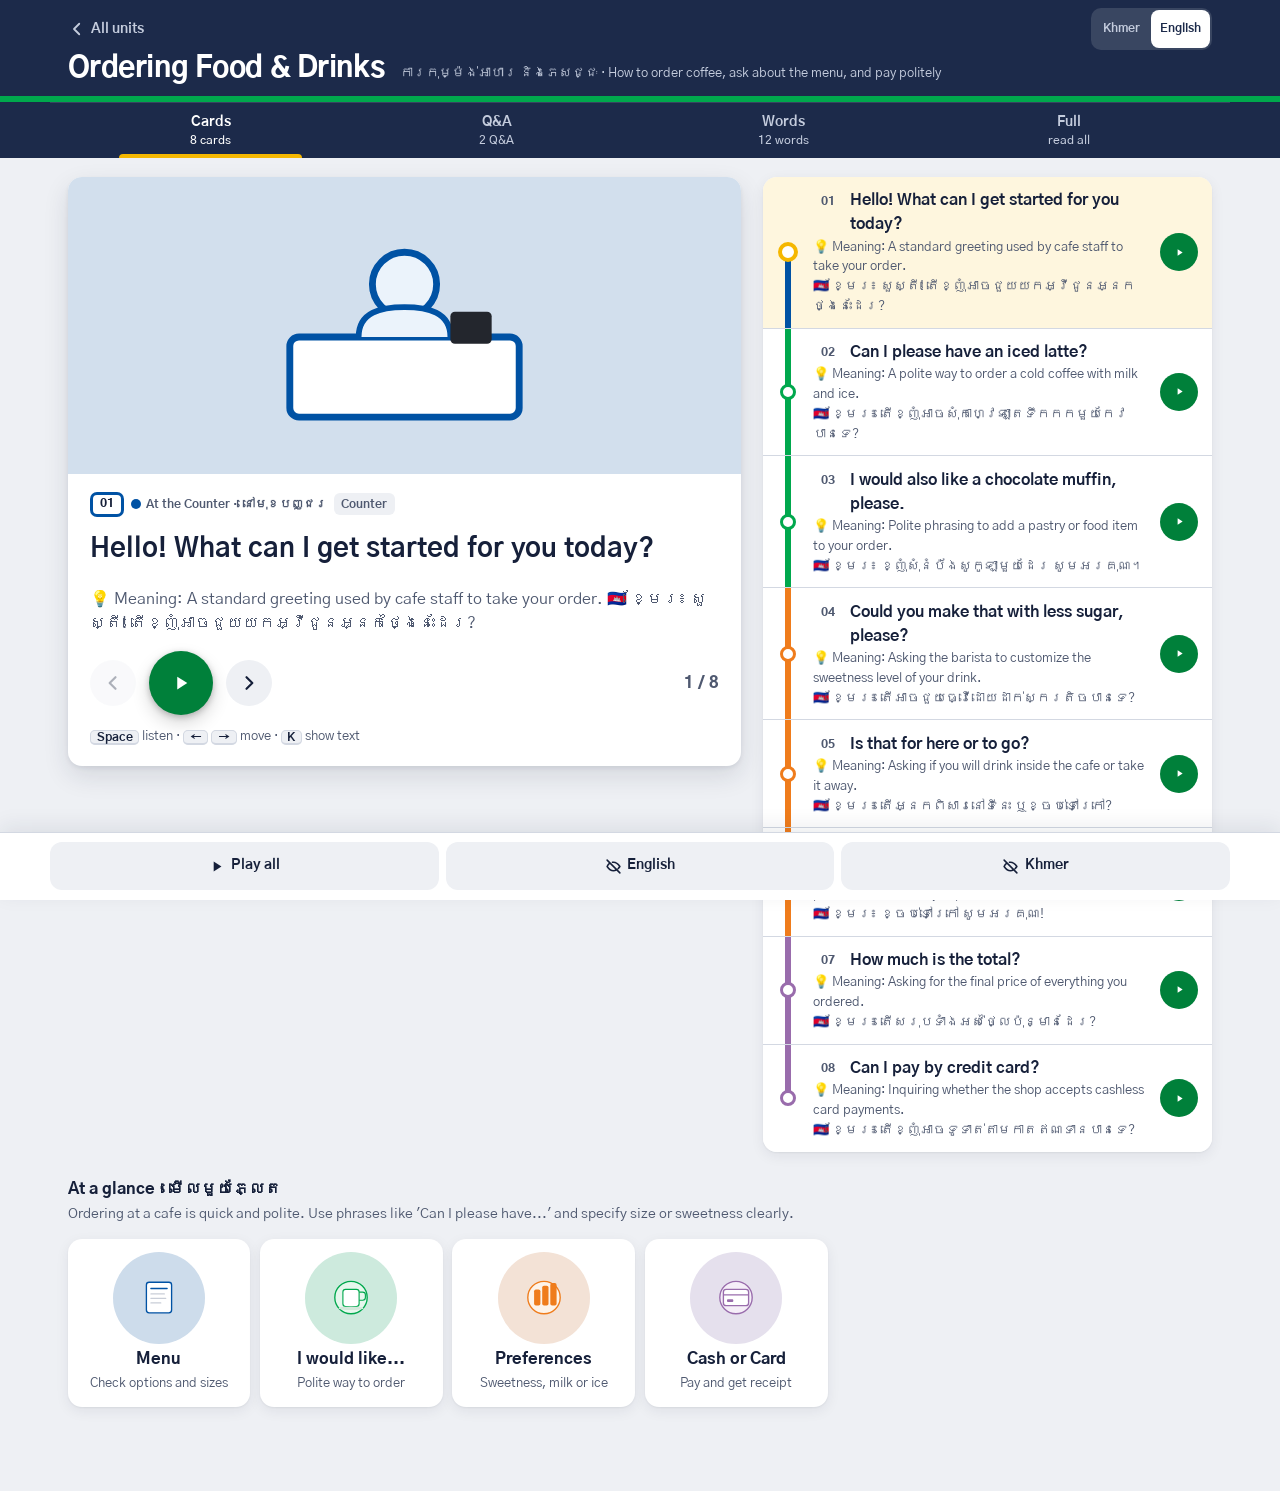
<file: ordering-food-and-drinks/index.html>
<!doctype html>
<html lang="en" data-ui="en">
<head>
<meta charset="utf-8">
<meta name="viewport" content="width=device-width, initial-scale=1, viewport-fit=cover">
<title>Ordering Food &amp; Drinks · ការកុម្ម៉ង់អាហារ និងភេសជ្ជៈ · Studybook</title>
<meta name="description" content="Essential English phrases for ordering coffee, lunch, or takeout: from entering the shop to asking about the menu and paying the bill. With native audio and Khmer meanings.">
<meta name="theme-color" content="#1C2A4A">
<meta property="og:type" content="website">
<meta property="og:site_name" content="Vuthchan&#x27;s English Studybook">
<meta property="og:title" content="Ordering Food &amp; Drinks · ការកុម្ម៉ង់អាហារ និងភេសជ្ជៈ">
<meta property="og:description" content="Essential English phrases for ordering coffee, lunch, or takeout: from entering the shop to asking about the menu and paying the bill. With native audio and Khmer meanings.">
<meta property="og:url" content="https://vuthchan334-sudo.github.io/studybook/ordering-food-and-drinks/">
<meta property="og:image" content="https://vuthchan334-sudo.github.io/studybook/og/ordering-food-and-drinks.png">
<meta property="og:image:width" content="1200">
<meta property="og:image:height" content="630">
<meta property="og:image:alt" content="Ordering Food &amp; Drinks · ការកុម្ម៉ង់អាហារ និងភេសជ្ជៈ">
<meta name="twitter:card" content="summary_large_image">
<link rel="manifest" href="../manifest.webmanifest">
<link rel="icon" href="../icons/icon.svg" type="image/svg+xml">
<link rel="icon" href="../icons/favicon-32.png" sizes="32x32" type="image/png">
<link rel="apple-touch-icon" href="../icons/apple-touch-icon.png">
<link rel="apple-touch-icon" sizes="120x120" href="../icons/apple-touch-icon-120.png">
<link rel="apple-touch-icon" sizes="152x152" href="../icons/apple-touch-icon-152.png">
<link rel="apple-touch-icon" sizes="167x167" href="../icons/apple-touch-icon-167.png">
<link rel="apple-touch-icon" sizes="180x180" href="../icons/apple-touch-icon.png">
<meta name="apple-mobile-web-app-title" content="Studybook">
<meta name="apple-mobile-web-app-capable" content="yes">
<meta name="apple-mobile-web-app-status-bar-style" content="black-translucent">
<link rel="preconnect" href="https://fonts.googleapis.com">
<link rel="preconnect" href="https://fonts.gstatic.com" crossorigin>
<link rel="stylesheet" href="https://fonts.googleapis.com/css2?family=Gothic+A1:wght@400;500;700;800&display=swap">
<link rel="stylesheet" href="../assets/line.css?v=lyric2">
<link rel="stylesheet" href="../assets/unit.css?v=lyric2">
<script src="../assets/script.js?v=lyric2"></script>
</head>
<body data-unit="ordering-food-and-drinks">
<header class="usign">
  <div class="wrap">
    <div class="row"><a class="back" href="../"><svg viewBox="0 0 24 24" fill="none" stroke="currentColor" stroke-width="2.4" stroke-linecap="round" stroke-linejoin="round" aria-hidden="true"><path d="M15 5l-7 7 7 7"/></svg><span class="ui-ko">노선도 · All units</span><span class="ui-en">All units</span></a><div class="script" role="group" aria-label="Show text in"><button type="button" data-set="en" aria-pressed="false">Khmer</button><button type="button" data-set="ko" aria-pressed="true" lang="en">English</button></div></div>
    <div class="utitle"><h1><span class="mk">Ordering Food &amp; Drinks</span><span class="only-en">ការកុម្ម៉ង់អាហារ និងភេសជ្ជៈ</span></h1><p><span class="not-en">ការកុម្ម៉ង់អាហារ និងភេសជ្ជៈ · </span>How to order coffee, ask about the menu, and pay politely</p></div>
  </div>
  <div class="stripe" aria-hidden="true"></div>
  <nav class="tabs wrap" role="tablist" aria-label="Unit parts">
    <button role="tab" data-tab="cards" aria-controls="p-cards"><span><span class="ui-ko">그림 카드</span><span class="ui-en">Cards</span></span><small>8 cards</small></button>
    <button role="tab" data-tab="qa" aria-controls="p-qa"><span><span class="ui-ko">예상 질문</span><span class="ui-en">Q&amp;A</span></span><small>2 Q&amp;A</small></button>
    <button role="tab" data-tab="voc" aria-controls="p-voc"><span><span class="ui-ko">단어</span><span class="ui-en">Words</span></span><small>12 words</small></button>
    <button role="tab" data-tab="full" aria-controls="p-full"><span><span class="ui-ko">전체</span><span class="ui-en">Full</span></span><small>read all</small></button>
  </nav>
</header>

<main class="wrap">
  <section class="panel" id="p-cards" role="tabpanel">
    <section class="eli" aria-label="The big picture"><h2>At a glance · មើលមួយភ្លែត</h2><p class="eli-why">Ordering at a cafe is quick and polite. Use phrases like &#x27;Can I please have...&#x27; and specify size or sweetness clearly.</p><ol><li style="--lc:#0052A4"><img src="img/x-menu.svg" alt="" loading="lazy"><b class="has-en" lang="en">Menu</b><span>Check options and sizes</span></li><li style="--lc:#00A84D"><img src="img/x-cup.svg" alt="" loading="lazy"><b class="has-en" lang="en">I would like...</b><span>Polite way to order</span></li><li style="--lc:#EF7C1C"><img src="img/x-options.svg" alt="" loading="lazy"><b class="has-en" lang="en">Preferences</b><span>Sweetness, milk or ice</span></li><li style="--lc:#996CAC"><img src="img/x-pay.svg" alt="" loading="lazy"><b class="has-en" lang="en">Cash or Card</b><span>Pay and get receipt</span></li></ol></section>
    <section class="map" aria-label="Sections"><h2>Ordering Flow · របៀបកុម្ម៉ង់មួយជំហានម្តងៗ</h2><p class="note">A clear flow: walk to the counter, state your order, customize options, and complete payment.</p><ol><li data-sec="arrive" style="--lc:#0052A4"><button type="button"><span class="m-ko has-en" lang="en">At the Counter</span><span class="m-en">នៅមុខបញ្ជរ</span></button></li><li data-sec="order" style="--lc:#00A84D"><button type="button"><span class="m-ko has-en" lang="en">Ordering</span><span class="m-en">ការកុម្ម៉ង់</span></button></li><li data-sec="custom" style="--lc:#EF7C1C"><button type="button"><span class="m-ko has-en" lang="en">Preferences</span><span class="m-en">ការជ្រើសរើសជម្រើស</span></button></li><li data-sec="pay" style="--lc:#996CAC"><button type="button"><span class="m-ko has-en" lang="en">Payment</span><span class="m-en">ការទូទាត់ប្រាក់</span></button></li></ol></section>
    
    <ol class="how"><li><b>1</b>Look at the picture</li><li><b>2</b>Recall the English in your head</li><li><b>3</b>Tap to check, then listen</li></ol>
    <div class="platform">
      <section class="stage" id="stage" aria-label="Now studying" aria-live="polite">
        <figure class="pic"><img src="img/c1-counter.svg" alt=""></figure>
        <div class="st-body">
          <div class="ctop"></div>
          <p class="ko st-ko has-en" lang="en" tabindex="0"></p>
          <span class="prog" aria-hidden="true"><i></i></span>
          <p class="en st-en"></p>
          <div class="st-ctl">
            <button class="st-nav" id="stPrev" type="button" aria-label="Previous card"><svg viewBox="0 0 24 24" fill="none" stroke="currentColor" stroke-width="2.6" stroke-linecap="round" stroke-linejoin="round" aria-hidden="true"><path d="M15 5l-7 7 7 7"/></svg></button>
            <button class="bigplay" id="stPlay" type="button" aria-label="Listen"><svg viewBox="0 0 24 24" aria-hidden="true"><path class="i-play" d="M8 5v14l11-7z" fill="currentColor"/><path class="i-stop" d="M7 6h3.5v12H7zM13.5 6H17v12h-3.5z" fill="currentColor"/></svg></button>
            <button class="st-nav" id="stNext" type="button" aria-label="Next card"><svg viewBox="0 0 24 24" fill="none" stroke="currentColor" stroke-width="2.6" stroke-linecap="round" stroke-linejoin="round" aria-hidden="true"><path d="M9 5l7 7-7 7"/></svg></button>
            <span class="st-count"></span>
          </div>
          <p class="keys"><kbd>Space</kbd> listen · <kbd>←</kbd> <kbd>→</kbd> move · <kbd>K</kbd> show text</p>
        </div>
      </section>
      <div class="cards" role="list" aria-label="All lines"><article class="card" id="c1" data-sec="arrive" style="--lc:#0052A4"><figure class="pic flat"><img loading="lazy" src="img/c1-counter.svg" alt="A staff person behind a service counter"><button class="cplay" type="button" data-au="audio/c1.mp3" aria-label="Listen to card 1"><svg viewBox="0 0 24 24" aria-hidden="true"><path class="i-play" d="M8 5v14l11-7z" fill="currentColor"/><path class="i-stop" d="M7 6h3.5v12H7zM13.5 6H17v12h-3.5z" fill="currentColor"/></svg></button></figure><div class="cbody"><div class="ctop"><span class="num">01</span><span class="sec-chip"><span class="mk" lang="en">At the Counter&nbsp;· </span>នៅមុខបញ្ជរ</span><span class="hook" lang="en">Counter</span></div><p class="ko has-en" lang="en">Hello! What can I get started for you today?</p><span class="prog" aria-hidden="true"><i></i></span><p class="en">💡 Meaning: A standard greeting used by cafe staff to take your order.
🇰🇭 ខ្មែរ៖ សួស្តី! តើខ្ញុំអាចជួយយកអ្វីជូនអ្នកថ្ងៃនេះដែរ?</p></div><button class="rplay" type="button" data-au="audio/c1.mp3" aria-label="Listen to card 1"><svg viewBox="0 0 24 24" aria-hidden="true"><path class="i-play" d="M8 5v14l11-7z" fill="currentColor"/><path class="i-stop" d="M7 6h3.5v12H7zM13.5 6H17v12h-3.5z" fill="currentColor"/></svg></button></article><article class="card" id="c2" data-sec="order" style="--lc:#00A84D"><figure class="pic flat"><img loading="lazy" src="img/c2-coffee.svg" alt="An iced coffee cup with a straw"><button class="cplay" type="button" data-au="audio/c2.mp3" aria-label="Listen to card 2"><svg viewBox="0 0 24 24" aria-hidden="true"><path class="i-play" d="M8 5v14l11-7z" fill="currentColor"/><path class="i-stop" d="M7 6h3.5v12H7zM13.5 6H17v12h-3.5z" fill="currentColor"/></svg></button></figure><div class="cbody"><div class="ctop"><span class="num">02</span><span class="sec-chip"><span class="mk" lang="en">Ordering&nbsp;· </span>ការកុម្ម៉ង់</span><span class="hook" lang="en">Latte</span></div><p class="ko has-en" lang="en">Can I please have an iced latte?</p><span class="prog" aria-hidden="true"><i></i></span><p class="en">💡 Meaning: A polite way to order a cold coffee with milk and ice.
🇰🇭 ខ្មែរ៖ តើខ្ញុំអាចសុំកាហ្វេឡាតេទឹកកកមួយកែវបានទេ?</p></div><button class="rplay" type="button" data-au="audio/c2.mp3" aria-label="Listen to card 2"><svg viewBox="0 0 24 24" aria-hidden="true"><path class="i-play" d="M8 5v14l11-7z" fill="currentColor"/><path class="i-stop" d="M7 6h3.5v12H7zM13.5 6H17v12h-3.5z" fill="currentColor"/></svg></button></article><article class="card" id="c3" data-sec="order" style="--lc:#00A84D"><figure class="pic flat"><img loading="lazy" src="img/c3-muffin.svg" alt="A baked chocolate chip muffin"><button class="cplay" type="button" data-au="audio/c3.mp3" aria-label="Listen to card 3"><svg viewBox="0 0 24 24" aria-hidden="true"><path class="i-play" d="M8 5v14l11-7z" fill="currentColor"/><path class="i-stop" d="M7 6h3.5v12H7zM13.5 6H17v12h-3.5z" fill="currentColor"/></svg></button></figure><div class="cbody"><div class="ctop"><span class="num">03</span><span class="sec-chip"><span class="mk" lang="en">Ordering&nbsp;· </span>ការកុម្ម៉ង់</span><span class="hook" lang="en">Muffin</span></div><p class="ko has-en" lang="en">I would also like a chocolate muffin, please.</p><span class="prog" aria-hidden="true"><i></i></span><p class="en">💡 Meaning: Polite phrasing to add a pastry or food item to your order.
🇰🇭 ខ្មែរ៖ ខ្ញុំសុំនំប៉័ងសូកូឡាមួយដែរ សូមអរគុណ។</p></div><button class="rplay" type="button" data-au="audio/c3.mp3" aria-label="Listen to card 3"><svg viewBox="0 0 24 24" aria-hidden="true"><path class="i-play" d="M8 5v14l11-7z" fill="currentColor"/><path class="i-stop" d="M7 6h3.5v12H7zM13.5 6H17v12h-3.5z" fill="currentColor"/></svg></button></article><article class="card" id="c4" data-sec="custom" style="--lc:#EF7C1C"><figure class="pic flat"><img loading="lazy" src="img/c4-sugar.svg" alt="A sugar cube and sweetness symbol"><button class="cplay" type="button" data-au="audio/c4.mp3" aria-label="Listen to card 4"><svg viewBox="0 0 24 24" aria-hidden="true"><path class="i-play" d="M8 5v14l11-7z" fill="currentColor"/><path class="i-stop" d="M7 6h3.5v12H7zM13.5 6H17v12h-3.5z" fill="currentColor"/></svg></button></figure><div class="cbody"><div class="ctop"><span class="num">04</span><span class="sec-chip"><span class="mk" lang="en">Preferences&nbsp;· </span>ការជ្រើសរើសជម្រើស</span><span class="hook" lang="en">Sugar</span></div><p class="ko has-en" lang="en">Could you make that with less sugar, please?</p><span class="prog" aria-hidden="true"><i></i></span><p class="en">💡 Meaning: Asking the barista to customize the sweetness level of your drink.
🇰🇭 ខ្មែរ៖ តើអាចជួយធ្វើដោយដាក់ស្ករតិចបានទេ?</p></div><button class="rplay" type="button" data-au="audio/c4.mp3" aria-label="Listen to card 4"><svg viewBox="0 0 24 24" aria-hidden="true"><path class="i-play" d="M8 5v14l11-7z" fill="currentColor"/><path class="i-stop" d="M7 6h3.5v12H7zM13.5 6H17v12h-3.5z" fill="currentColor"/></svg></button></article><article class="card" id="c5" data-sec="custom" style="--lc:#EF7C1C"><figure class="pic flat"><img loading="lazy" src="img/c5-bag.svg" alt="A paper takeaway food bag"><button class="cplay" type="button" data-au="audio/c5.mp3" aria-label="Listen to card 5"><svg viewBox="0 0 24 24" aria-hidden="true"><path class="i-play" d="M8 5v14l11-7z" fill="currentColor"/><path class="i-stop" d="M7 6h3.5v12H7zM13.5 6H17v12h-3.5z" fill="currentColor"/></svg></button></figure><div class="cbody"><div class="ctop"><span class="num">05</span><span class="sec-chip"><span class="mk" lang="en">Preferences&nbsp;· </span>ការជ្រើសរើសជម្រើស</span><span class="hook" lang="en">Option</span></div><p class="ko has-en" lang="en">Is that for here or to go?</p><span class="prog" aria-hidden="true"><i></i></span><p class="en">💡 Meaning: Asking if you will drink inside the cafe or take it away.
🇰🇭 ខ្មែរ៖ តើអ្នកពិសារនៅទីនេះ ឬខ្ចប់ទៅក្រៅ?</p></div><button class="rplay" type="button" data-au="audio/c5.mp3" aria-label="Listen to card 5"><svg viewBox="0 0 24 24" aria-hidden="true"><path class="i-play" d="M8 5v14l11-7z" fill="currentColor"/><path class="i-stop" d="M7 6h3.5v12H7zM13.5 6H17v12h-3.5z" fill="currentColor"/></svg></button></article><article class="card" id="c6" data-sec="custom" style="--lc:#EF7C1C"><figure class="pic flat"><img loading="lazy" src="img/c6-takeaway.svg" alt="A confirmation checkmark icon"><button class="cplay" type="button" data-au="audio/c6.mp3" aria-label="Listen to card 6"><svg viewBox="0 0 24 24" aria-hidden="true"><path class="i-play" d="M8 5v14l11-7z" fill="currentColor"/><path class="i-stop" d="M7 6h3.5v12H7zM13.5 6H17v12h-3.5z" fill="currentColor"/></svg></button></figure><div class="cbody"><div class="ctop"><span class="num">06</span><span class="sec-chip"><span class="mk" lang="en">Preferences&nbsp;· </span>ការជ្រើសរើសជម្រើស</span><span class="hook" lang="en">To go</span></div><p class="ko has-en" lang="en">To go, please. Thank you!</p><span class="prog" aria-hidden="true"><i></i></span><p class="en">💡 Meaning: Telling the cashier that you want your order packed in a takeaway cup.
🇰🇭 ខ្មែរ៖ ខ្ចប់ទៅក្រៅ សូមអរគុណ!</p></div><button class="rplay" type="button" data-au="audio/c6.mp3" aria-label="Listen to card 6"><svg viewBox="0 0 24 24" aria-hidden="true"><path class="i-play" d="M8 5v14l11-7z" fill="currentColor"/><path class="i-stop" d="M7 6h3.5v12H7zM13.5 6H17v12h-3.5z" fill="currentColor"/></svg></button></article><article class="card" id="c7" data-sec="pay" style="--lc:#996CAC"><figure class="pic flat"><img loading="lazy" src="img/c7-receipt.svg" alt="A purchase bill receipt"><button class="cplay" type="button" data-au="audio/c7.mp3" aria-label="Listen to card 7"><svg viewBox="0 0 24 24" aria-hidden="true"><path class="i-play" d="M8 5v14l11-7z" fill="currentColor"/><path class="i-stop" d="M7 6h3.5v12H7zM13.5 6H17v12h-3.5z" fill="currentColor"/></svg></button></figure><div class="cbody"><div class="ctop"><span class="num">07</span><span class="sec-chip"><span class="mk" lang="en">Payment&nbsp;· </span>ការទូទាត់ប្រាក់</span><span class="hook" lang="en">Total</span></div><p class="ko has-en" lang="en">How much is the total?</p><span class="prog" aria-hidden="true"><i></i></span><p class="en">💡 Meaning: Asking for the final price of everything you ordered.
🇰🇭 ខ្មែរ៖ តើសរុបទាំងអស់ថ្លៃប៉ុន្មានដែរ?</p></div><button class="rplay" type="button" data-au="audio/c7.mp3" aria-label="Listen to card 7"><svg viewBox="0 0 24 24" aria-hidden="true"><path class="i-play" d="M8 5v14l11-7z" fill="currentColor"/><path class="i-stop" d="M7 6h3.5v12H7zM13.5 6H17v12h-3.5z" fill="currentColor"/></svg></button></article><article class="card" id="c8" data-sec="pay" style="--lc:#996CAC"><figure class="pic flat"><img loading="lazy" src="img/c8-card.svg" alt="A credit card for payment"><button class="cplay" type="button" data-au="audio/c8.mp3" aria-label="Listen to card 8"><svg viewBox="0 0 24 24" aria-hidden="true"><path class="i-play" d="M8 5v14l11-7z" fill="currentColor"/><path class="i-stop" d="M7 6h3.5v12H7zM13.5 6H17v12h-3.5z" fill="currentColor"/></svg></button></figure><div class="cbody"><div class="ctop"><span class="num">08</span><span class="sec-chip"><span class="mk" lang="en">Payment&nbsp;· </span>ការទូទាត់ប្រាក់</span><span class="hook" lang="en">Card</span></div><p class="ko has-en" lang="en">Can I pay by credit card?</p><span class="prog" aria-hidden="true"><i></i></span><p class="en">💡 Meaning: Inquiring whether the shop accepts cashless card payments.
🇰🇭 ខ្មែរ៖ តើខ្ញុំអាចទូទាត់តាមកាតឥណទានបានទេ?</p></div><button class="rplay" type="button" data-au="audio/c8.mp3" aria-label="Listen to card 8"><svg viewBox="0 0 24 24" aria-hidden="true"><path class="i-play" d="M8 5v14l11-7z" fill="currentColor"/><path class="i-stop" d="M7 6h3.5v12H7zM13.5 6H17v12h-3.5z" fill="currentColor"/></svg></button></article></div>
    </div>
    
  </section>
  <section class="panel" id="p-qa" role="tabpanel"><h2 class="qsec">Polite Phrases · របៀបនិយាយឱ្យមានសុជីវធម៌</h2><article class="qa trap"><div class="qhead"><button class="q" type="button" aria-expanded="false" aria-controls="qa1"><span class="qm">Q</span><span class="qt"><span class="qko has-en" lang="en">Why is &#x27;Can I please have...&#x27; better than &#x27;Give me...&#x27;?</span><span class="qen">សំណួរ៖ ហេតុអ្វីបានជា &#x27;Can I please have...&#x27; ល្អជាង &#x27;Give me...&#x27;?</span></span><svg class="chev" viewBox="0 0 24 24" fill="none" stroke="currentColor" stroke-width="2.4" stroke-linecap="round" aria-hidden="true"><path d="M6 9l6 6 6-6"/></svg></button></div><div class="a" id="qa1"><p class="ako has-en" lang="en">&#x27;Can I please have&#x27; sounds friendly and polite, while &#x27;Give me&#x27; can sound too direct or rude to staff.</p><p class="aen">💡 English: Adding &#x27;please&#x27; and using &#x27;can I have&#x27; makes customer interactions pleasant.
🇰🇭 ខ្មែរ៖ &#x27;Can I please have&#x27; ស្តាប់ទៅមានភាពរួសរាយ និងគួរសម ចំណែកឯ &#x27;Give me&#x27; អាចស្តាប់ទៅរាងគំរោះគំរើយបន្តិចចំពោះបុគ្គលិក។</p><p class="why">Politeness helps create a great mood between customer and staff.</p><button class="listen" type="button" data-au="audio/qa1.mp3"><svg viewBox="0 0 24 24" aria-hidden="true"><path d="M8 5v14l11-7z" fill="currentColor"/></svg><span><span class="ui-ko">듣기 · Listen</span><span class="ui-en">Listen</span></span></button></div></article><h2 class="qsec">Useful Questions · សំណួរមានប្រយោជន៍</h2><article class="qa"><div class="qhead"><button class="q" type="button" aria-expanded="false" aria-controls="qa2"><span class="qm">Q</span><span class="qt"><span class="qko has-en" lang="en">What is the Wi-Fi password here?</span><span class="qen">សំណួរ៖ តើលេខកូដ Wi-Fi នៅទីនេះលេខប៉ុន្មានដែរ?</span></span><svg class="chev" viewBox="0 0 24 24" fill="none" stroke="currentColor" stroke-width="2.4" stroke-linecap="round" aria-hidden="true"><path d="M6 9l6 6 6-6"/></svg></button></div><div class="a" id="qa2"><p class="ako has-en" lang="en">The password is on the bottom of your receipt.</p><p class="aen">💡 English: Cafes usually print the network code directly on customer receipts.
🇰🇭 ខ្មែរ៖ លេខសម្ងាត់មាននៅផ្នែកខាងក្រោមនៃបង្កាន់ដៃរបស់អ្នក។</p><button class="listen" type="button" data-au="audio/qa2.mp3"><svg viewBox="0 0 24 24" aria-hidden="true"><path d="M8 5v14l11-7z" fill="currentColor"/></svg><span><span class="ui-ko">듣기 · Listen</span><span class="ui-en">Listen</span></span></button></div></article><h2 class="qsec">Survival Lines · ឃ្លាពេលត្រូវការជំនួយ</h2><div class="surv"><span class="sko" lang="en"><span class="mk">Could you please give me a minute to look at the menu?</span><span class="sen">💡 English: Asking for more time to make a decision · 🇰🇭 តើអាចសុំពេលខ្ញុំមួយនាទីដើម្បីមើលម៉ឺនុយសិនបានទេ?</span></span><button class="listen mini" type="button" data-au="audio/s1.mp3" aria-label="Listen"><svg viewBox="0 0 24 24" aria-hidden="true"><path d="M8 5v14l11-7z" fill="currentColor"/></svg></button></div><div class="surv"><span class="sko" lang="en"><span class="mk">What do you recommend here?</span><span class="sen">💡 English: Asking the barista for their personal or popular suggestion · 🇰🇭 តើអ្នកមានអ្វីណែនាំពិសេសនៅទីនេះទេ?</span></span><button class="listen mini" type="button" data-au="audio/s2.mp3" aria-label="Listen"><svg viewBox="0 0 24 24" aria-hidden="true"><path d="M8 5v14l11-7z" fill="currentColor"/></svg></button></div></section>
  <section class="panel" id="p-voc" role="tabpanel">
    <p class="note">Tap a word's play button to hear it. Hide one side, then recall it before you tap to check.</p>
    <h2 class="vgrp" style="--lc:#0052A4">Drinks &amp; Food · ភេសជ្ជៈ និងអាហារ</h2><ul class="vlist"><li class="voc"><button class="listen mini" type="button" data-au="audio/v01.mp3" aria-label="Listen"><svg viewBox="0 0 24 24" aria-hidden="true"><path d="M8 5v14l11-7z" fill="currentColor"/></svg></button><span class="vko has-en" lang="en">Coffee</span><span class="ven">💡 Brewed drink made from roasted coffee beans · 🇰🇭 កាហ្វេ</span></li><li class="voc"><button class="listen mini" type="button" data-au="audio/v02.mp3" aria-label="Listen"><svg viewBox="0 0 24 24" aria-hidden="true"><path d="M8 5v14l11-7z" fill="currentColor"/></svg></button><span class="vko has-en" lang="en">Tea</span><span class="ven">💡 A hot or iced drink made by steeping leaves · 🇰🇭 តែ</span></li><li class="voc"><button class="listen mini" type="button" data-au="audio/v03.mp3" aria-label="Listen"><svg viewBox="0 0 24 24" aria-hidden="true"><path d="M8 5v14l11-7z" fill="currentColor"/></svg></button><span class="vko has-en" lang="en">Water</span><span class="ven">💡 Clear pure liquid essential for hydration · 🇰🇭 ទឹកបរិសុទ្ធ</span></li><li class="voc"><button class="listen mini" type="button" data-au="audio/v04.mp3" aria-label="Listen"><svg viewBox="0 0 24 24" aria-hidden="true"><path d="M8 5v14l11-7z" fill="currentColor"/></svg></button><span class="vko has-en" lang="en">Sandwich</span><span class="ven">💡 Food made of two slices of bread with filling · 🇰🇭 នំប៉័ងសាំងវិច</span></li></ul><h2 class="vgrp" style="--lc:#00A84D">Sizes &amp; Options · ទំហំ និងជម្រើស</h2><ul class="vlist"><li class="voc"><button class="listen mini" type="button" data-au="audio/v05.mp3" aria-label="Listen"><svg viewBox="0 0 24 24" aria-hidden="true"><path d="M8 5v14l11-7z" fill="currentColor"/></svg></button><span class="vko has-en" lang="en">Small</span><span class="ven">💡 The smallest beverage serving size · 🇰🇭 តូច</span></li><li class="voc"><button class="listen mini" type="button" data-au="audio/v06.mp3" aria-label="Listen"><svg viewBox="0 0 24 24" aria-hidden="true"><path d="M8 5v14l11-7z" fill="currentColor"/></svg></button><span class="vko has-en" lang="en">Medium</span><span class="ven">💡 The standard middle beverage size · 🇰🇭 មធ្យម</span></li><li class="voc"><button class="listen mini" type="button" data-au="audio/v07.mp3" aria-label="Listen"><svg viewBox="0 0 24 24" aria-hidden="true"><path d="M8 5v14l11-7z" fill="currentColor"/></svg></button><span class="vko has-en" lang="en">Large</span><span class="ven">💡 The biggest beverage serving size · 🇰🇭 ធំ</span></li><li class="voc"><button class="listen mini" type="button" data-au="audio/v08.mp3" aria-label="Listen"><svg viewBox="0 0 24 24" aria-hidden="true"><path d="M8 5v14l11-7z" fill="currentColor"/></svg></button><span class="vko has-en" lang="en">Less sugar</span><span class="ven">💡 Drink prepared with reduced sweetness · 🇰🇭 ស្ករតិច</span></li></ul><h2 class="vgrp" style="--lc:#996CAC">Payment · ការទូទាត់ប្រាក់</h2><ul class="vlist"><li class="voc"><button class="listen mini" type="button" data-au="audio/v09.mp3" aria-label="Listen"><svg viewBox="0 0 24 24" aria-hidden="true"><path d="M8 5v14l11-7z" fill="currentColor"/></svg></button><span class="vko has-en" lang="en">Bill</span><span class="ven">💡 Printed statement of charges for goods/food · 🇰🇭 វិក្កយបត្រ</span></li><li class="voc"><button class="listen mini" type="button" data-au="audio/v10.mp3" aria-label="Listen"><svg viewBox="0 0 24 24" aria-hidden="true"><path d="M8 5v14l11-7z" fill="currentColor"/></svg></button><span class="vko has-en" lang="en">Cash</span><span class="ven">💡 Physical currency in banknotes or coins · 🇰🇭 ប្រាក់សុទ្ធ</span></li><li class="voc"><button class="listen mini" type="button" data-au="audio/v11.mp3" aria-label="Listen"><svg viewBox="0 0 24 24" aria-hidden="true"><path d="M8 5v14l11-7z" fill="currentColor"/></svg></button><span class="vko has-en" lang="en">Credit card</span><span class="ven">💡 Plastic card used to make electronic payments · 🇰🇭 កាតឥណទាន</span></li><li class="voc"><button class="listen mini" type="button" data-au="audio/v12.mp3" aria-label="Listen"><svg viewBox="0 0 24 24" aria-hidden="true"><path d="M8 5v14l11-7z" fill="currentColor"/></svg></button><span class="vko has-en" lang="en">Receipt</span><span class="ven">💡 Paper slip proving that payment was completed · 🇰🇭 បង្កាន់ដៃទទួលប្រាក់</span></li></ul>
  </section>
  <section class="panel full" id="p-full" role="tabpanel"><h2>대본 · The text</h2><h3>At the Counter · នៅមុខបញ្ជរ</h3><p class="fko has-en" lang="en">Hello! What can I get started for you today?</p><p class="fen">💡 Meaning: A standard greeting used by cafe staff to take your order.
🇰🇭 ខ្មែរ៖ សួស្តី! តើខ្ញុំអាចជួយយកអ្វីជូនអ្នកថ្ងៃនេះដែរ?</p><h3>Ordering · ការកុម្ម៉ង់</h3><p class="fko has-en" lang="en">Can I please have an iced latte? I would also like a chocolate muffin, please.</p><p class="fen">💡 Meaning: A polite way to order a cold coffee with milk and ice.
🇰🇭 ខ្មែរ៖ តើខ្ញុំអាចសុំកាហ្វេឡាតេទឹកកកមួយកែវបានទេ? 💡 Meaning: Polite phrasing to add a pastry or food item to your order.
🇰🇭 ខ្មែរ៖ ខ្ញុំសុំនំប៉័ងសូកូឡាមួយដែរ សូមអរគុណ។</p><h3>Preferences · ការជ្រើសរើសជម្រើស</h3><p class="fko has-en" lang="en">Could you make that with less sugar, please? Is that for here or to go? To go, please. Thank you!</p><p class="fen">💡 Meaning: Asking the barista to customize the sweetness level of your drink.
🇰🇭 ខ្មែរ៖ តើអាចជួយធ្វើដោយដាក់ស្ករតិចបានទេ? 💡 Meaning: Asking if you will drink inside the cafe or take it away.
🇰🇭 ខ្មែរ៖ តើអ្នកពិសារនៅទីនេះ ឬខ្ចប់ទៅក្រៅ? 💡 Meaning: Telling the cashier that you want your order packed in a takeaway cup.
🇰🇭 ខ្មែរ៖ ខ្ចប់ទៅក្រៅ សូមអរគុណ!</p><h3>Payment · ការទូទាត់ប្រាក់</h3><p class="fko has-en" lang="en">How much is the total? Can I pay by credit card?</p><p class="fen">💡 Meaning: Asking for the final price of everything you ordered.
🇰🇭 ខ្មែរ៖ តើសរុបទាំងអស់ថ្លៃប៉ុន្មានដែរ? 💡 Meaning: Inquiring whether the shop accepts cashless card payments.
🇰🇭 ខ្មែរ៖ តើខ្ញុំអាចទូទាត់តាមកាតឥណទានបានទេ?</p><h2>예상 질문 · Q&amp;A</h2><h3>Polite Phrases · របៀបនិយាយឱ្យមានសុជីវធម៌</h3><div class="fqa"><p class="fq has-en" lang="en">Q. Why is &#x27;Can I please have...&#x27; better than &#x27;Give me...&#x27;?</p><p class="fsub">Q. សំណួរ៖ ហេតុអ្វីបានជា &#x27;Can I please have...&#x27; ល្អជាង &#x27;Give me...&#x27;?</p><p class="fa has-en" lang="en">A. &#x27;Can I please have&#x27; sounds friendly and polite, while &#x27;Give me&#x27; can sound too direct or rude to staff.</p><p class="fsub">A. 💡 English: Adding &#x27;please&#x27; and using &#x27;can I have&#x27; makes customer interactions pleasant.
🇰🇭 ខ្មែរ៖ &#x27;Can I please have&#x27; ស្តាប់ទៅមានភាពរួសរាយ និងគួរសម ចំណែកឯ &#x27;Give me&#x27; អាចស្តាប់ទៅរាងគំរោះគំរើយបន្តិចចំពោះបុគ្គលិក។</p></div><h3>Useful Questions · សំណួរមានប្រយោជន៍</h3><div class="fqa"><p class="fq has-en" lang="en">Q. What is the Wi-Fi password here?</p><p class="fsub">Q. សំណួរ៖ តើលេខកូដ Wi-Fi នៅទីនេះលេខប៉ុន្មានដែរ?</p><p class="fa has-en" lang="en">A. The password is on the bottom of your receipt.</p><p class="fsub">A. 💡 English: Cafes usually print the network code directly on customer receipts.
🇰🇭 ខ្មែរ៖ លេខសម្ងាត់មាននៅផ្នែកខាងក្រោមនៃបង្កាន់ដៃរបស់អ្នក។</p></div><h3>Survival Lines · ឃ្លាពេលត្រូវការជំនួយ</h3><div class="fqa"><p class="fa has-en" lang="en">Could you please give me a minute to look at the menu?</p><p class="fsub">💡 English: Asking for more time to make a decision · 🇰🇭 តើអាចសុំពេលខ្ញុំមួយនាទីដើម្បីមើលម៉ឺនុយសិនបានទេ?</p></div><div class="fqa"><p class="fa has-en" lang="en">What do you recommend here?</p><p class="fsub">💡 English: Asking the barista for their personal or popular suggestion · 🇰🇭 តើអ្នកមានអ្វីណែនាំពិសេសនៅទីនេះទេ?</p></div><h2>단어 · Vocabulary (12)</h2><h3>Drinks &amp; Food · ភេសជ្ជៈ និងអាហារ</h3><div class="fvoc"><div class="fv"><b class="has-en" lang="en">Coffee</b><span>💡 Brewed drink made from roasted coffee beans · 🇰🇭 កាហ្វេ</span></div><div class="fv"><b class="has-en" lang="en">Tea</b><span>💡 A hot or iced drink made by steeping leaves · 🇰🇭 តែ</span></div><div class="fv"><b class="has-en" lang="en">Water</b><span>💡 Clear pure liquid essential for hydration · 🇰🇭 ទឹកបរិសុទ្ធ</span></div><div class="fv"><b class="has-en" lang="en">Sandwich</b><span>💡 Food made of two slices of bread with filling · 🇰🇭 នំប៉័ងសាំងវិច</span></div></div><h3>Sizes &amp; Options · ទំហំ និងជម្រើស</h3><div class="fvoc"><div class="fv"><b class="has-en" lang="en">Small</b><span>💡 The smallest beverage serving size · 🇰🇭 តូច</span></div><div class="fv"><b class="has-en" lang="en">Medium</b><span>💡 The standard middle beverage size · 🇰🇭 មធ្យម</span></div><div class="fv"><b class="has-en" lang="en">Large</b><span>💡 The biggest beverage serving size · 🇰🇭 ធំ</span></div><div class="fv"><b class="has-en" lang="en">Less sugar</b><span>💡 Drink prepared with reduced sweetness · 🇰🇭 ស្ករតិច</span></div></div><h3>Payment · ការទូទាត់ប្រាក់</h3><div class="fvoc"><div class="fv"><b class="has-en" lang="en">Bill</b><span>💡 Printed statement of charges for goods/food · 🇰🇭 វិក្កយបត្រ</span></div><div class="fv"><b class="has-en" lang="en">Cash</b><span>💡 Physical currency in banknotes or coins · 🇰🇭 ប្រាក់សុទ្ធ</span></div><div class="fv"><b class="has-en" lang="en">Credit card</b><span>💡 Plastic card used to make electronic payments · 🇰🇭 កាតឥណទាន</span></div><div class="fv"><b class="has-en" lang="en">Receipt</b><span>💡 Paper slip proving that payment was completed · 🇰🇭 បង្កាន់ដៃទទួលប្រាក់</span></div></div></section>
</main>

<div class="dock">
  <div class="acts" id="a-cards">
    <button class="btn primary" id="openFocus" type="button"><svg viewBox="0 0 24 24" fill="none" stroke="currentColor" stroke-width="2.2" stroke-linecap="round" stroke-linejoin="round" aria-hidden="true"><path d="M4 9V5h4M20 9V5h-4M4 15v4h4M20 15v4h-4"/></svg><span class="ui-ko">집중</span><span class="ui-en">Focus</span></button>
    <button class="btn" id="playAll" type="button" aria-pressed="false"><svg viewBox="0 0 24 24" aria-hidden="true"><path d="M8 5v14l11-7z" fill="currentColor"/></svg><span><span class="ui-ko">전체 듣기</span><span class="ui-en">Play all</span></span></button>
    <button class="btn" type="button" data-toggle="hide-ko" aria-pressed="false" aria-label="Hide English"><svg viewBox="0 0 24 24" fill="none" stroke="currentColor" stroke-width="2.2" stroke-linecap="round" stroke-linejoin="round" aria-hidden="true"><path d="M3 3l18 18M10.6 6.1A9.8 9.8 0 0 1 12 6c5 0 9 6 9 6a17 17 0 0 1-2.6 3.2M6.3 7.6C4.2 9.2 3 12 3 12s4 6 9 6c1.4 0 2.7-.4 3.8-1"/></svg>English</button>
    <button class="btn" type="button" data-toggle="hide-en" aria-pressed="false" aria-label="Hide Khmer"><svg viewBox="0 0 24 24" fill="none" stroke="currentColor" stroke-width="2.2" stroke-linecap="round" stroke-linejoin="round" aria-hidden="true"><path d="M3 3l18 18M10.6 6.1A9.8 9.8 0 0 1 12 6c5 0 9 6 9 6a17 17 0 0 1-2.6 3.2M6.3 7.6C4.2 9.2 3 12 3 12s4 6 9 6c1.4 0 2.7-.4 3.8-1"/></svg>Khmer</button>
  </div>
  <div class="acts" id="a-qa" hidden>
    <button class="btn" type="button" data-toggle="reveal-all" aria-pressed="false"><span class="ui-ko">답 모두 보기 · Show all answers</span><span class="ui-en">Show all answers</span></button>
  </div>
  <div class="acts" id="a-voc" hidden>
    <button class="btn" type="button" data-toggle="hide-vko" aria-pressed="false"><svg viewBox="0 0 24 24" fill="none" stroke="currentColor" stroke-width="2.2" stroke-linecap="round" stroke-linejoin="round" aria-hidden="true"><path d="M3 3l18 18M10.6 6.1A9.8 9.8 0 0 1 12 6c5 0 9 6 9 6a17 17 0 0 1-2.6 3.2M6.3 7.6C4.2 9.2 3 12 3 12s4 6 9 6c1.4 0 2.7-.4 3.8-1"/></svg>Hide English</button>
    <button class="btn" type="button" data-toggle="hide-ven" aria-pressed="false"><svg viewBox="0 0 24 24" fill="none" stroke="currentColor" stroke-width="2.2" stroke-linecap="round" stroke-linejoin="round" aria-hidden="true"><path d="M3 3l18 18M10.6 6.1A9.8 9.8 0 0 1 12 6c5 0 9 6 9 6a17 17 0 0 1-2.6 3.2M6.3 7.6C4.2 9.2 3 12 3 12s4 6 9 6c1.4 0 2.7-.4 3.8-1"/></svg>Hide Khmer</button>
  </div>
  <div class="acts" id="a-full" hidden>
    <button class="btn" type="button" data-toggle="hide-fen" aria-pressed="false"><svg viewBox="0 0 24 24" fill="none" stroke="currentColor" stroke-width="2.2" stroke-linecap="round" stroke-linejoin="round" aria-hidden="true"><path d="M3 3l18 18M10.6 6.1A9.8 9.8 0 0 1 12 6c5 0 9 6 9 6a17 17 0 0 1-2.6 3.2M6.3 7.6C4.2 9.2 3 12 3 12s4 6 9 6c1.4 0 2.7-.4 3.8-1"/></svg>Hide Khmer</button>
    <button class="btn" id="printFull" type="button"><svg viewBox="0 0 24 24" fill="none" stroke="currentColor" stroke-width="2.2" stroke-linecap="round" stroke-linejoin="round" aria-hidden="true"><path d="M7 9V3h10v6M7 17H4v-7h16v7h-3M7 14h10v7H7z"/></svg>Print / PDF</button>
  </div>
</div>

<section class="focus" id="focus" role="dialog" aria-modal="true" aria-label="Focus mode, one card at a time" hidden>
  <div class="f-top">
    <button class="f-close" type="button" aria-label="Close focus mode"><svg viewBox="0 0 24 24" fill="none" stroke="currentColor" stroke-width="2.6" stroke-linecap="round" aria-hidden="true"><path d="M6 6l12 12M18 6L6 18"/></svg></button>
    <span class="f-count">1 / 8</span><div class="script" role="group" aria-label="Show text in"><button type="button" data-set="en" aria-pressed="false">Khmer</button><button type="button" data-set="ko" aria-pressed="true" lang="en">English</button></div>
    <div class="f-track" aria-hidden="true"><span class="f-dot"></span></div>
  </div>
  <div class="f-stage">
    <div class="f-card">
      <figure class="pic"><img src="img/c1-counter.svg" alt=""></figure>
      <div class="cbody">
        <div class="ctop"></div>
        <p class="ko hidden has-en" lang="en"></p>
        <p class="f-hint">Say it in your head first, then tap the box to check.</p>
        <p class="en"></p>
      </div>
    </div>
  </div>
  <div class="f-nav">
    <button class="btn" id="fPrev" type="button"><span class="ui-ko">이전 · Back</span><span class="ui-en">Back</span></button>
    <button class="btn primary" id="fListen" type="button"><svg viewBox="0 0 24 24" aria-hidden="true"><path d="M8 5v14l11-7z" fill="currentColor"/></svg><span class="ui-ko">듣기 · Listen</span><span class="ui-en">Listen</span></button>
    <button class="btn" id="fNext" type="button"><span><span class="ui-ko">다음 · Next</span><span class="ui-en">Next</span></span></button>
  </div>
</section>

<script src="../assets/unit.js?v=lyric2" defer></script>
</body>
</html>
</file>
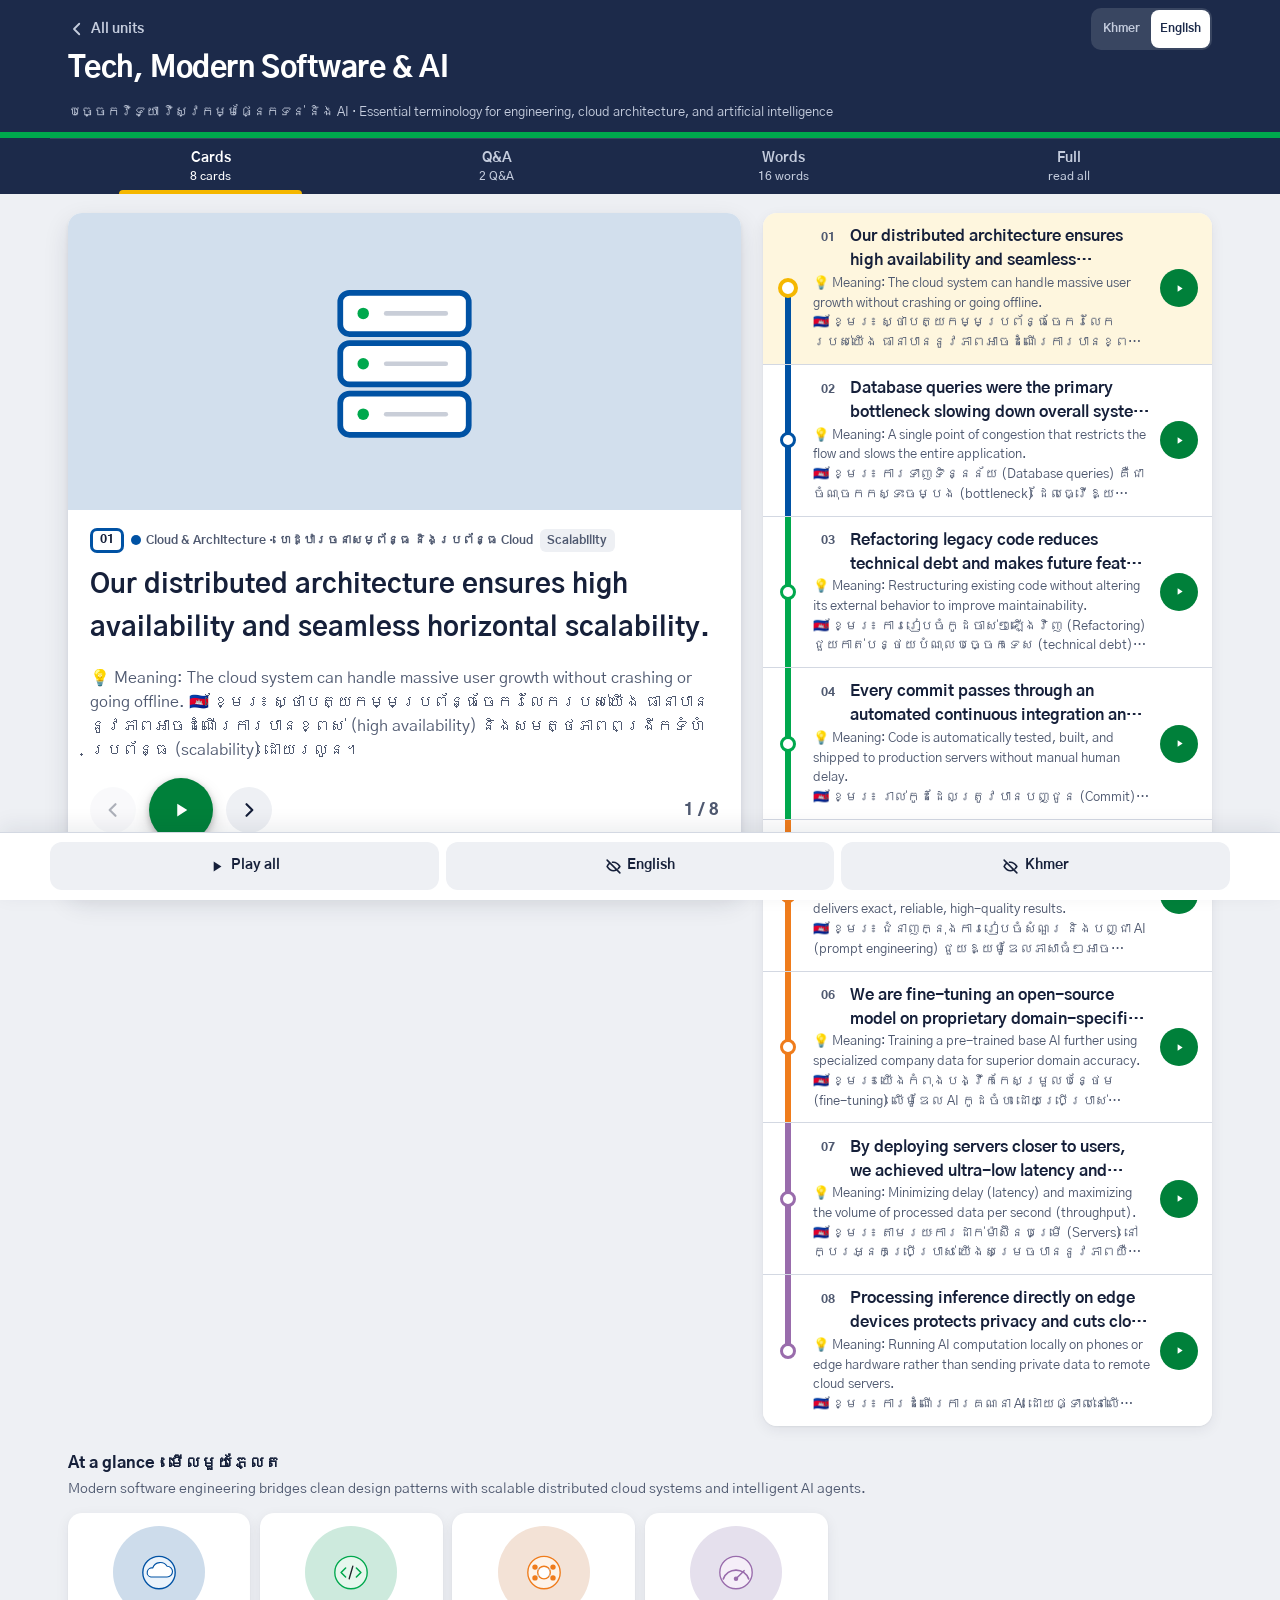
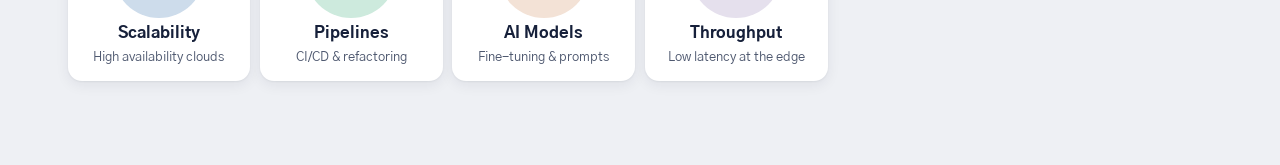
<file: tech-software-and-ai/index.html>
<!doctype html>
<html lang="en" data-ui="en">
<head>
<meta charset="utf-8">
<meta name="viewport" content="width=device-width, initial-scale=1, viewport-fit=cover">
<title>Tech, Modern Software &amp; AI · បច្ចេកវិទ្យា វិស្វកម្មផ្នែកទន់ និង AI · Studybook</title>
<meta name="description" content="Learn professional engineering English: cloud scalability, identifying bottlenecks, technical debt, prompt engineering, fine-tuning, latency, and deployment pipelines.">
<meta name="theme-color" content="#1C2A4A">
<meta property="og:type" content="website">
<meta property="og:site_name" content="Vuthchan&#x27;s English Studybook">
<meta property="og:title" content="Tech, Modern Software &amp; AI · បច្ចេកវិទ្យា វិស្វកម្មផ្នែកទន់ និង AI">
<meta property="og:description" content="Learn professional engineering English: cloud scalability, identifying bottlenecks, technical debt, prompt engineering, fine-tuning, latency, and deployment pipelines.">
<meta property="og:url" content="https://vuthchan334-sudo.github.io/studybook/tech-software-and-ai/">
<meta property="og:image" content="https://vuthchan334-sudo.github.io/studybook/og/tech-software-and-ai.png">
<meta property="og:image:width" content="1200">
<meta property="og:image:height" content="630">
<meta property="og:image:alt" content="Tech, Modern Software &amp; AI · បច្ចេកវិទ្យា វិស្វកម្មផ្នែកទន់ និង AI">
<meta name="twitter:card" content="summary_large_image">
<link rel="manifest" href="../manifest.webmanifest">
<link rel="icon" href="../icons/icon.svg" type="image/svg+xml">
<link rel="icon" href="../icons/favicon-32.png" sizes="32x32" type="image/png">
<link rel="apple-touch-icon" href="../icons/apple-touch-icon.png">
<link rel="apple-touch-icon" sizes="120x120" href="../icons/apple-touch-icon-120.png">
<link rel="apple-touch-icon" sizes="152x152" href="../icons/apple-touch-icon-152.png">
<link rel="apple-touch-icon" sizes="167x167" href="../icons/apple-touch-icon-167.png">
<link rel="apple-touch-icon" sizes="180x180" href="../icons/apple-touch-icon.png">
<meta name="apple-mobile-web-app-title" content="Studybook">
<meta name="apple-mobile-web-app-capable" content="yes">
<meta name="apple-mobile-web-app-status-bar-style" content="black-translucent">
<link rel="preconnect" href="https://fonts.googleapis.com">
<link rel="preconnect" href="https://fonts.gstatic.com" crossorigin>
<link rel="stylesheet" href="https://fonts.googleapis.com/css2?family=Gothic+A1:wght@400;500;700;800&display=swap">
<link rel="stylesheet" href="../assets/line.css?v=lyric2">
<link rel="stylesheet" href="../assets/unit.css?v=lyric2">
<script src="../assets/script.js?v=lyric2"></script>
</head>
<body data-unit="tech-software-and-ai">
<header class="usign">
  <div class="wrap">
    <div class="row"><a class="back" href="../"><svg viewBox="0 0 24 24" fill="none" stroke="currentColor" stroke-width="2.4" stroke-linecap="round" stroke-linejoin="round" aria-hidden="true"><path d="M15 5l-7 7 7 7"/></svg><span class="ui-ko">노선도 · All units</span><span class="ui-en">All units</span></a><div class="script" role="group" aria-label="Show text in"><button type="button" data-set="en" aria-pressed="false">Khmer</button><button type="button" data-set="ko" aria-pressed="true" lang="en">English</button></div></div>
    <div class="utitle"><h1><span class="mk">Tech, Modern Software &amp; AI</span><span class="only-en">បច្ចេកវិទ្យា វិស្វកម្មផ្នែកទន់ និង AI</span></h1><p><span class="not-en">បច្ចេកវិទ្យា វិស្វកម្មផ្នែកទន់ និង AI · </span>Essential terminology for engineering, cloud architecture, and artificial intelligence</p></div>
  </div>
  <div class="stripe" aria-hidden="true"></div>
  <nav class="tabs wrap" role="tablist" aria-label="Unit parts">
    <button role="tab" data-tab="cards" aria-controls="p-cards"><span><span class="ui-ko">그림 카드</span><span class="ui-en">Cards</span></span><small>8 cards</small></button>
    <button role="tab" data-tab="qa" aria-controls="p-qa"><span><span class="ui-ko">예상 질문</span><span class="ui-en">Q&amp;A</span></span><small>2 Q&amp;A</small></button>
    <button role="tab" data-tab="voc" aria-controls="p-voc"><span><span class="ui-ko">단어</span><span class="ui-en">Words</span></span><small>16 words</small></button>
    <button role="tab" data-tab="full" aria-controls="p-full"><span><span class="ui-ko">전체</span><span class="ui-en">Full</span></span><small>read all</small></button>
  </nav>
</header>

<main class="wrap">
  <section class="panel" id="p-cards" role="tabpanel">
    <section class="eli" aria-label="The big picture"><h2>At a glance · មើលមួយភ្លែត</h2><p class="eli-why">Modern software engineering bridges clean design patterns with scalable distributed cloud systems and intelligent AI agents.</p><ol><li style="--lc:#0052A4"><img src="img/x-cloud.svg" alt="" loading="lazy"><b class="has-en" lang="en">Scalability</b><span>High availability clouds</span></li><li style="--lc:#00A84D"><img src="img/x-code.svg" alt="" loading="lazy"><b class="has-en" lang="en">Pipelines</b><span>CI/CD &amp; refactoring</span></li><li style="--lc:#EF7C1C"><img src="img/x-ai.svg" alt="" loading="lazy"><b class="has-en" lang="en">AI Models</b><span>Fine-tuning &amp; prompts</span></li><li style="--lc:#996CAC"><img src="img/x-speed.svg" alt="" loading="lazy"><b class="has-en" lang="en">Throughput</b><span>Low latency at the edge</span></li></ol></section>
    <section class="map" aria-label="Sections"><h2>Engineering Stack · ស្រទាប់បច្ចេកវិទ្យា</h2><p class="note">From cloud foundations and clean pipelines to bleeding-edge AI models and high-throughput low-latency execution.</p><ol><li data-sec="arch" style="--lc:#0052A4"><button type="button"><span class="m-ko has-en" lang="en">Cloud &amp; Architecture</span><span class="m-en">ហេដ្ឋារចនាសម្ព័ន្ធ និងប្រព័ន្ធ Cloud</span></button></li><li data-sec="code" style="--lc:#00A84D"><button type="button"><span class="m-ko has-en" lang="en">Codebase &amp; Pipelines</span><span class="m-en">វិស្វកម្មកូដ និងប្រព័ន្ធស្វ័យប្រវត្ត</span></button></li><li data-sec="ai" style="--lc:#EF7C1C"><button type="button"><span class="m-ko has-en" lang="en">Artificial Intelligence</span><span class="m-en">បញ្ញាសិប្បនិម្មិត និងម៉ូឌែល AI</span></button></li><li data-sec="perf" style="--lc:#996CAC"><button type="button"><span class="m-ko has-en" lang="en">Performance &amp; Hardware</span><span class="m-en">ល្បឿន និងប្រសិទ្ធភាពដំណើរការ</span></button></li></ol></section>
    
    <ol class="how"><li><b>1</b>Look at the picture</li><li><b>2</b>Recall the English in your head</li><li><b>3</b>Tap to check, then listen</li></ol>
    <div class="platform">
      <section class="stage" id="stage" aria-label="Now studying" aria-live="polite">
        <figure class="pic"><img src="img/c1-server.svg" alt=""></figure>
        <div class="st-body">
          <div class="ctop"></div>
          <p class="ko st-ko has-en" lang="en" tabindex="0"></p>
          <span class="prog" aria-hidden="true"><i></i></span>
          <p class="en st-en"></p>
          <div class="st-ctl">
            <button class="st-nav" id="stPrev" type="button" aria-label="Previous card"><svg viewBox="0 0 24 24" fill="none" stroke="currentColor" stroke-width="2.6" stroke-linecap="round" stroke-linejoin="round" aria-hidden="true"><path d="M15 5l-7 7 7 7"/></svg></button>
            <button class="bigplay" id="stPlay" type="button" aria-label="Listen"><svg viewBox="0 0 24 24" aria-hidden="true"><path class="i-play" d="M8 5v14l11-7z" fill="currentColor"/><path class="i-stop" d="M7 6h3.5v12H7zM13.5 6H17v12h-3.5z" fill="currentColor"/></svg></button>
            <button class="st-nav" id="stNext" type="button" aria-label="Next card"><svg viewBox="0 0 24 24" fill="none" stroke="currentColor" stroke-width="2.6" stroke-linecap="round" stroke-linejoin="round" aria-hidden="true"><path d="M9 5l7 7-7 7"/></svg></button>
            <span class="st-count"></span>
          </div>
          <p class="keys"><kbd>Space</kbd> listen · <kbd>←</kbd> <kbd>→</kbd> move · <kbd>K</kbd> show text</p>
        </div>
      </section>
      <div class="cards" role="list" aria-label="All lines"><article class="card" id="c1" data-sec="arch" style="--lc:#0052A4"><figure class="pic flat"><img loading="lazy" src="img/c1-server.svg" alt="A rack of scalable cloud servers"><button class="cplay" type="button" data-au="audio/c01.mp3" aria-label="Listen to card 1"><svg viewBox="0 0 24 24" aria-hidden="true"><path class="i-play" d="M8 5v14l11-7z" fill="currentColor"/><path class="i-stop" d="M7 6h3.5v12H7zM13.5 6H17v12h-3.5z" fill="currentColor"/></svg></button></figure><div class="cbody"><div class="ctop"><span class="num">01</span><span class="sec-chip"><span class="mk" lang="en">Cloud &amp; Architecture&nbsp;· </span>ហេដ្ឋារចនាសម្ព័ន្ធ និងប្រព័ន្ធ Cloud</span><span class="hook" lang="en">Scalability</span></div><p class="ko has-en" lang="en">Our distributed architecture ensures high availability and seamless horizontal scalability.</p><span class="prog" aria-hidden="true"><i></i></span><p class="en">💡 Meaning: The cloud system can handle massive user growth without crashing or going offline.
🇰🇭 ខ្មែរ៖ ស្ថាបត្យកម្មប្រព័ន្ធចែករំលែករបស់យើង ធានាបាននូវភាពអាចដំណើរការបានខ្ពស់ (high availability) និងសមត្ថភាពពង្រីកទំហំប្រព័ន្ធ (scalability) ដោយរលូន។</p></div><button class="rplay" type="button" data-au="audio/c01.mp3" aria-label="Listen to card 1"><svg viewBox="0 0 24 24" aria-hidden="true"><path class="i-play" d="M8 5v14l11-7z" fill="currentColor"/><path class="i-stop" d="M7 6h3.5v12H7zM13.5 6H17v12h-3.5z" fill="currentColor"/></svg></button></article><article class="card" id="c2" data-sec="arch" style="--lc:#0052A4"><figure class="pic flat"><img loading="lazy" src="img/c2-funnel.svg" alt="A funnel showing a traffic constraint"><button class="cplay" type="button" data-au="audio/c02.mp3" aria-label="Listen to card 2"><svg viewBox="0 0 24 24" aria-hidden="true"><path class="i-play" d="M8 5v14l11-7z" fill="currentColor"/><path class="i-stop" d="M7 6h3.5v12H7zM13.5 6H17v12h-3.5z" fill="currentColor"/></svg></button></figure><div class="cbody"><div class="ctop"><span class="num">02</span><span class="sec-chip"><span class="mk" lang="en">Cloud &amp; Architecture&nbsp;· </span>ហេដ្ឋារចនាសម្ព័ន្ធ និងប្រព័ន្ធ Cloud</span><span class="hook" lang="en">Bottleneck</span></div><p class="ko has-en" lang="en">Database queries were the primary bottleneck slowing down overall system response.</p><span class="prog" aria-hidden="true"><i></i></span><p class="en">💡 Meaning: A single point of congestion that restricts the flow and slows the entire application.
🇰🇭 ខ្មែរ៖ ការទាញទិន្នន័យ (Database queries) គឺជាចំណុចកកស្ទះចម្បង (bottleneck) ដែលធ្វើឱ្យល្បឿនឆ្លើយតបនៃប្រព័ន្ធទាំងមូលធ្លាក់ចុះ។</p></div><button class="rplay" type="button" data-au="audio/c02.mp3" aria-label="Listen to card 2"><svg viewBox="0 0 24 24" aria-hidden="true"><path class="i-play" d="M8 5v14l11-7z" fill="currentColor"/><path class="i-stop" d="M7 6h3.5v12H7zM13.5 6H17v12h-3.5z" fill="currentColor"/></svg></button></article><article class="card" id="c3" data-sec="code" style="--lc:#00A84D"><figure class="pic flat"><img loading="lazy" src="img/c3-refactor.svg" alt="Circular arrows showing code refactoring"><button class="cplay" type="button" data-au="audio/c03.mp3" aria-label="Listen to card 3"><svg viewBox="0 0 24 24" aria-hidden="true"><path class="i-play" d="M8 5v14l11-7z" fill="currentColor"/><path class="i-stop" d="M7 6h3.5v12H7zM13.5 6H17v12h-3.5z" fill="currentColor"/></svg></button></figure><div class="cbody"><div class="ctop"><span class="num">03</span><span class="sec-chip"><span class="mk" lang="en">Codebase &amp; Pipelines&nbsp;· </span>វិស្វកម្មកូដ និងប្រព័ន្ធស្វ័យប្រវត្ត</span><span class="hook" lang="en">Refactoring</span></div><p class="ko has-en" lang="en">Refactoring legacy code reduces technical debt and makes future feature rollout much faster.</p><span class="prog" aria-hidden="true"><i></i></span><p class="en">💡 Meaning: Restructuring existing code without altering its external behavior to improve maintainability.
🇰🇭 ខ្មែរ៖ ការរៀបចំកូដចាស់ៗឡើងវិញ (Refactoring) ជួយកាត់បន្ថយបំណុលបច្ចេកទេស (technical debt) និងធ្វើឱ្យការបញ្ចេញមុខងារថ្មីៗកាន់តែរហ័ស។</p></div><button class="rplay" type="button" data-au="audio/c03.mp3" aria-label="Listen to card 3"><svg viewBox="0 0 24 24" aria-hidden="true"><path class="i-play" d="M8 5v14l11-7z" fill="currentColor"/><path class="i-stop" d="M7 6h3.5v12H7zM13.5 6H17v12h-3.5z" fill="currentColor"/></svg></button></article><article class="card" id="c4" data-sec="code" style="--lc:#00A84D"><figure class="pic flat"><img loading="lazy" src="img/c4-pipe.svg" alt="An automated delivery pipeline tube"><button class="cplay" type="button" data-au="audio/c04.mp3" aria-label="Listen to card 4"><svg viewBox="0 0 24 24" aria-hidden="true"><path class="i-play" d="M8 5v14l11-7z" fill="currentColor"/><path class="i-stop" d="M7 6h3.5v12H7zM13.5 6H17v12h-3.5z" fill="currentColor"/></svg></button></figure><div class="cbody"><div class="ctop"><span class="num">04</span><span class="sec-chip"><span class="mk" lang="en">Codebase &amp; Pipelines&nbsp;· </span>វិស្វកម្មកូដ និងប្រព័ន្ធស្វ័យប្រវត្ត</span><span class="hook" lang="en">Pipeline</span></div><p class="ko has-en" lang="en">Every commit passes through an automated continuous integration and deployment pipeline.</p><span class="prog" aria-hidden="true"><i></i></span><p class="en">💡 Meaning: Code is automatically tested, built, and shipped to production servers without manual human delay.
🇰🇭 ខ្មែរ៖ រាល់កូដដែលត្រូវបានបញ្ជូន (Commit) ត្រូវឆ្លងកាត់ប្រព័ន្ធស្វ័យប្រវត្តិនៃការត្រួតពិនិត្យ និងការបញ្ចេញឱ្យប្រើប្រាស់ (CI/CD pipeline)។</p></div><button class="rplay" type="button" data-au="audio/c04.mp3" aria-label="Listen to card 4"><svg viewBox="0 0 24 24" aria-hidden="true"><path class="i-play" d="M8 5v14l11-7z" fill="currentColor"/><path class="i-stop" d="M7 6h3.5v12H7zM13.5 6H17v12h-3.5z" fill="currentColor"/></svg></button></article><article class="card" id="c5" data-sec="ai" style="--lc:#EF7C1C"><figure class="pic flat"><img loading="lazy" src="img/c5-brain.svg" alt="An artificial neural network brain"><button class="cplay" type="button" data-au="audio/c05.mp3" aria-label="Listen to card 5"><svg viewBox="0 0 24 24" aria-hidden="true"><path class="i-play" d="M8 5v14l11-7z" fill="currentColor"/><path class="i-stop" d="M7 6h3.5v12H7zM13.5 6H17v12h-3.5z" fill="currentColor"/></svg></button></figure><div class="cbody"><div class="ctop"><span class="num">05</span><span class="sec-chip"><span class="mk" lang="en">Artificial Intelligence&nbsp;· </span>បញ្ញាសិប្បនិម្មិត និងម៉ូឌែល AI</span><span class="hook" lang="en">Prompting</span></div><p class="ko has-en" lang="en">Effective prompt engineering allows large language models to generate precise structured outputs.</p><span class="prog" aria-hidden="true"><i></i></span><p class="en">💡 Meaning: Crafting optimal input instructions so AI delivers exact, reliable, high-quality results.
🇰🇭 ខ្មែរ៖ ជំនាញក្នុងការរៀបចំសំណួរ និងបញ្ជា AI (prompt engineering) ជួយឱ្យម៉ូឌែលភាសាធំៗអាចបង្កើតលទ្ធផលដែលមានរចនាសម្ព័ន្ធ និងសុក្រឹតបំផុត។</p></div><button class="rplay" type="button" data-au="audio/c05.mp3" aria-label="Listen to card 5"><svg viewBox="0 0 24 24" aria-hidden="true"><path class="i-play" d="M8 5v14l11-7z" fill="currentColor"/><path class="i-stop" d="M7 6h3.5v12H7zM13.5 6H17v12h-3.5z" fill="currentColor"/></svg></button></article><article class="card" id="c6" data-sec="ai" style="--lc:#EF7C1C"><figure class="pic flat"><img loading="lazy" src="img/c6-tune.svg" alt="Tuning sliders for AI model weights"><button class="cplay" type="button" data-au="audio/c06.mp3" aria-label="Listen to card 6"><svg viewBox="0 0 24 24" aria-hidden="true"><path class="i-play" d="M8 5v14l11-7z" fill="currentColor"/><path class="i-stop" d="M7 6h3.5v12H7zM13.5 6H17v12h-3.5z" fill="currentColor"/></svg></button></figure><div class="cbody"><div class="ctop"><span class="num">06</span><span class="sec-chip"><span class="mk" lang="en">Artificial Intelligence&nbsp;· </span>បញ្ញាសិប្បនិម្មិត និងម៉ូឌែល AI</span><span class="hook" lang="en">Fine-tuning</span></div><p class="ko has-en" lang="en">We are fine-tuning an open-source model on proprietary domain-specific dataset.</p><span class="prog" aria-hidden="true"><i></i></span><p class="en">💡 Meaning: Training a pre-trained base AI further using specialized company data for superior domain accuracy.
🇰🇭 ខ្មែរ៖ យើងកំពុងបង្វឹកកែសម្រួលបន្ថែម (fine-tuning) លើម៉ូឌែល AI កូដចំហ ដោយប្រើប្រាស់ទិន្នន័យឯកទេសផ្ទាល់ខ្លួនរបស់យើង។</p></div><button class="rplay" type="button" data-au="audio/c06.mp3" aria-label="Listen to card 6"><svg viewBox="0 0 24 24" aria-hidden="true"><path class="i-play" d="M8 5v14l11-7z" fill="currentColor"/><path class="i-stop" d="M7 6h3.5v12H7zM13.5 6H17v12h-3.5z" fill="currentColor"/></svg></button></article><article class="card" id="c7" data-sec="perf" style="--lc:#996CAC"><figure class="pic flat"><img loading="lazy" src="img/c7-latency.svg" alt="A low response time gauge"><button class="cplay" type="button" data-au="audio/c07.mp3" aria-label="Listen to card 7"><svg viewBox="0 0 24 24" aria-hidden="true"><path class="i-play" d="M8 5v14l11-7z" fill="currentColor"/><path class="i-stop" d="M7 6h3.5v12H7zM13.5 6H17v12h-3.5z" fill="currentColor"/></svg></button></figure><div class="cbody"><div class="ctop"><span class="num">07</span><span class="sec-chip"><span class="mk" lang="en">Performance &amp; Hardware&nbsp;· </span>ល្បឿន និងប្រសិទ្ធភាពដំណើរការ</span><span class="hook" lang="en">Latency</span></div><p class="ko has-en" lang="en">By deploying servers closer to users, we achieved ultra-low latency and higher throughput.</p><span class="prog" aria-hidden="true"><i></i></span><p class="en">💡 Meaning: Minimizing delay (latency) and maximizing the volume of processed data per second (throughput).
🇰🇭 ខ្មែរ៖ តាមរយៈការដាក់ម៉ាស៊ីនបម្រើ (Servers) នៅក្បែរអ្នកប្រើប្រាស់ យើងសម្រេចបាននូវភាពយឺតយ៉ាវទាបបំផុត (ultra-low latency) និងល្បឿនដំណើរការទិន្នន័យខ្ពស់។</p></div><button class="rplay" type="button" data-au="audio/c07.mp3" aria-label="Listen to card 7"><svg viewBox="0 0 24 24" aria-hidden="true"><path class="i-play" d="M8 5v14l11-7z" fill="currentColor"/><path class="i-stop" d="M7 6h3.5v12H7zM13.5 6H17v12h-3.5z" fill="currentColor"/></svg></button></article><article class="card" id="c8" data-sec="perf" style="--lc:#996CAC"><figure class="pic flat"><img loading="lazy" src="img/c8-chip.svg" alt="An advanced microchip processor"><button class="cplay" type="button" data-au="audio/c08.mp3" aria-label="Listen to card 8"><svg viewBox="0 0 24 24" aria-hidden="true"><path class="i-play" d="M8 5v14l11-7z" fill="currentColor"/><path class="i-stop" d="M7 6h3.5v12H7zM13.5 6H17v12h-3.5z" fill="currentColor"/></svg></button></figure><div class="cbody"><div class="ctop"><span class="num">08</span><span class="sec-chip"><span class="mk" lang="en">Performance &amp; Hardware&nbsp;· </span>ល្បឿន និងប្រសិទ្ធភាពដំណើរការ</span><span class="hook" lang="en">Edge computing</span></div><p class="ko has-en" lang="en">Processing inference directly on edge devices protects privacy and cuts cloud hosting expenses.</p><span class="prog" aria-hidden="true"><i></i></span><p class="en">💡 Meaning: Running AI computation locally on phones or edge hardware rather than sending private data to remote cloud servers.
🇰🇭 ខ្មែរ៖ ការដំណើរការគណនា AI ដោយផ្ទាល់នៅលើឧបករណ៍ចុងក្រោយ (Edge computing) ជួយការពារឯកជនភាព និងកាត់បន្ថយការចំណាយលើសេវា Cloud។</p></div><button class="rplay" type="button" data-au="audio/c08.mp3" aria-label="Listen to card 8"><svg viewBox="0 0 24 24" aria-hidden="true"><path class="i-play" d="M8 5v14l11-7z" fill="currentColor"/><path class="i-stop" d="M7 6h3.5v12H7zM13.5 6H17v12h-3.5z" fill="currentColor"/></svg></button></article></div>
    </div>
    
  </section>
  <section class="panel" id="p-qa" role="tabpanel"><h2 class="qsec">Tech Misconceptions · ការយល់ច្រឡំលើពាក្យបច្ចេកវិទ្យា</h2><article class="qa trap"><div class="qhead"><button class="q" type="button" aria-expanded="false" aria-controls="qa1"><span class="qm">Q</span><span class="qt"><span class="qko has-en" lang="en">What is the real difference between latency and throughput?</span><span class="qen">សំណួរ៖ តើអ្វីជាភាពខុសគ្នាពិតប្រាកដរវាង Latency និង Throughput?</span></span><svg class="chev" viewBox="0 0 24 24" fill="none" stroke="currentColor" stroke-width="2.4" stroke-linecap="round" aria-hidden="true"><path d="M6 9l6 6 6-6"/></svg></button></div><div class="a" id="qa1"><p class="ako has-en" lang="en">Latency is the time delay for a single data packet to travel, whereas throughput is the total volume of data transferred over time.</p><p class="aen">💡 English: Think of latency as speed of a car, and throughput as the number of lanes on a highway.
🇰🇭 ខ្មែរ៖ Latency គឺជាពេលវេលាយឺតយ៉ាវក្នុងការធ្វើដំណើរនៃទិន្នន័យមួយកញ្ចប់ ចំណែកឯ Throughput គឺជាបរិមាណទិន្នន័យសរុបដែលអាចឆ្លងកាត់បានក្នុងមួយវិនាទី។</p><p class="why">Confusing latency and throughput leads to buying the wrong server infrastructure.</p><button class="listen" type="button" data-au="audio/qa1.mp3"><svg viewBox="0 0 24 24" aria-hidden="true"><path d="M8 5v14l11-7z" fill="currentColor"/></svg><span><span class="ui-ko">듣기 · Listen</span><span class="ui-en">Listen</span></span></button></div></article><h2 class="qsec">System Design Questions · សំណួររចនាប្រព័ន្ធ</h2><article class="qa"><div class="qhead"><button class="q" type="button" aria-expanded="false" aria-controls="qa2"><span class="qm">Q</span><span class="qt"><span class="qko has-en" lang="en">What does technical debt mean to a software engineering team?</span><span class="qen">សំណួរ៖ តើ &#x27;Technical Debt&#x27; (បំណុលបច្ចេកទេស) មានន័យដូចម្តេចចំពោះក្រុមវិស្វករ?</span></span><svg class="chev" viewBox="0 0 24 24" fill="none" stroke="currentColor" stroke-width="2.4" stroke-linecap="round" aria-hidden="true"><path d="M6 9l6 6 6-6"/></svg></button></div><div class="a" id="qa2"><p class="ako has-en" lang="en">It is the future cost of rework caused by choosing an easy quick fix now instead of a well-designed sustainable solution.</p><p class="aen">💡 English: Like financial debt, tech debt accrues interest and makes all future development slower and riskier.
🇰🇭 ខ្មែរ៖ វាគឺជាការចំណាយពេលវេលា និងថវិកាក្នុងការជួសជុលនាពេលអនាគត ដែលបណ្តាលមកពីការជ្រើសរើសវិធីដោះស្រាយកាត់ៗនៅពេលនេះ ជាជាងការរចនាកូដឱ្យបានត្រឹមត្រូវ។</p><button class="listen" type="button" data-au="audio/qa2.mp3"><svg viewBox="0 0 24 24" aria-hidden="true"><path d="M8 5v14l11-7z" fill="currentColor"/></svg><span><span class="ui-ko">듣기 · Listen</span><span class="ui-en">Listen</span></span></button></div></article><h2 class="qsec">Technical Clarifications · ឃ្លាសួរនាំក្នុងការងារបច្ចេកវិទ្យា</h2><div class="surv"><span class="sko" lang="en"><span class="mk">Is this service stateful or completely stateless?</span><span class="sen">💡 English: Inquiring whether the application retains session data across requests · 🇰🇭 តើសេវាកម្មនេះរក្សាទុកទិន្នន័យ Session (Stateful) ឬគ្មានការរក្សាទុក (Stateless)?</span></span><button class="listen mini" type="button" data-au="audio/s1.mp3" aria-label="Listen"><svg viewBox="0 0 24 24" aria-hidden="true"><path d="M8 5v14l11-7z" fill="currentColor"/></svg></button></div><div class="surv"><span class="sko" lang="en"><span class="mk">What is our rollback strategy if the production deployment fails?</span><span class="sen">💡 English: Asking for the emergency contingency plan to revert code safely · 🇰🇭 តើយុទ្ធសាស្ត្រទាញកូដចាស់មកវិញ (Rollback) របស់យើងមានទម្រង់បែបណា ប្រសិនបើការបញ្ចេញប្រព័ន្ធមានបញ្ហា?</span></span><button class="listen mini" type="button" data-au="audio/s2.mp3" aria-label="Listen"><svg viewBox="0 0 24 24" aria-hidden="true"><path d="M8 5v14l11-7z" fill="currentColor"/></svg></button></div></section>
  <section class="panel" id="p-voc" role="tabpanel">
    <p class="note">Tap a word's play button to hear it. Hide one side, then recall it before you tap to check.</p>
    <h2 class="vgrp" style="--lc:#0052A4">Cloud &amp; Infrastructure · ប្រព័ន្ធ Cloud</h2><ul class="vlist"><li class="voc"><button class="listen mini" type="button" data-au="audio/v01.mp3" aria-label="Listen"><svg viewBox="0 0 24 24" aria-hidden="true"><path d="M8 5v14l11-7z" fill="currentColor"/></svg></button><span class="vko has-en" lang="en">Scalability</span><span class="ven">💡 The capacity to handle growing amounts of work by adding resources · 🇰🇭 សមត្ថភាពក្នុងការពង្រីកទំហំប្រព័ន្ធ</span></li><li class="voc"><button class="listen mini" type="button" data-au="audio/v02.mp3" aria-label="Listen"><svg viewBox="0 0 24 24" aria-hidden="true"><path d="M8 5v14l11-7z" fill="currentColor"/></svg></button><span class="vko has-en" lang="en">High availability</span><span class="ven">💡 Systems engineered to remain continuously operational without interruption · 🇰🇭 ភាពអាចដំណើរការបានខ្ពស់ មិនងាយគាំង</span></li><li class="voc"><button class="listen mini" type="button" data-au="audio/v03.mp3" aria-label="Listen"><svg viewBox="0 0 24 24" aria-hidden="true"><path d="M8 5v14l11-7z" fill="currentColor"/></svg></button><span class="vko has-en" lang="en">Bottleneck</span><span class="ven">💡 A constraint point that congests and slows down overall throughput · 🇰🇭 ចំណុចកកស្ទះដែលបន្ថយល្បឿន</span></li><li class="voc"><button class="listen mini" type="button" data-au="audio/v04.mp3" aria-label="Listen"><svg viewBox="0 0 24 24" aria-hidden="true"><path d="M8 5v14l11-7z" fill="currentColor"/></svg></button><span class="vko has-en" lang="en">Distributed system</span><span class="ven">💡 Software whose components reside on multiple networked computers · 🇰🇭 ប្រព័ន្ធកុំព្យូទ័រដែលបែងចែកលើបណ្តាញច្រើន</span></li></ul><h2 class="vgrp" style="--lc:#00A84D">Engineering Practices · វិស្វកម្មផ្នែកទន់</h2><ul class="vlist"><li class="voc"><button class="listen mini" type="button" data-au="audio/v05.mp3" aria-label="Listen"><svg viewBox="0 0 24 24" aria-hidden="true"><path d="M8 5v14l11-7z" fill="currentColor"/></svg></button><span class="vko has-en" lang="en">Refactoring</span><span class="ven">💡 Restructuring code to improve internal design without changing behavior · 🇰🇭 ការរៀបចំកូដឡើងវិញឱ្យស្អាត និងមានរបៀប</span></li><li class="voc"><button class="listen mini" type="button" data-au="audio/v06.mp3" aria-label="Listen"><svg viewBox="0 0 24 24" aria-hidden="true"><path d="M8 5v14l11-7z" fill="currentColor"/></svg></button><span class="vko has-en" lang="en">Technical debt</span><span class="ven">💡 Implied cost of additional future rework caused by expedient shortcuts · 🇰🇭 បំណុលបច្ចេកទេស ពីការសរសេរកូដកាត់ៗ</span></li><li class="voc"><button class="listen mini" type="button" data-au="audio/v07.mp3" aria-label="Listen"><svg viewBox="0 0 24 24" aria-hidden="true"><path d="M8 5v14l11-7z" fill="currentColor"/></svg></button><span class="vko has-en" lang="en">Deployment pipeline</span><span class="ven">💡 Automated sequence of stages for compiling, testing, and shipping code · 🇰🇭 ប្រព័ន្ធស្វ័យប្រវត្តិនៃការបញ្ចេញកូដ</span></li><li class="voc"><button class="listen mini" type="button" data-au="audio/v08.mp3" aria-label="Listen"><svg viewBox="0 0 24 24" aria-hidden="true"><path d="M8 5v14l11-7z" fill="currentColor"/></svg></button><span class="vko has-en" lang="en">Rollback</span><span class="ven">💡 An operation that restores a database or software to a previous clean state · 🇰🇭 ការទាញយកកំណែកូដមុនមកប្រើវិញពេលមានបញ្ហា</span></li></ul><h2 class="vgrp" style="--lc:#EF7C1C">Artificial Intelligence · បញ្ញាសិប្បនិម្មិត</h2><ul class="vlist"><li class="voc"><button class="listen mini" type="button" data-au="audio/v09.mp3" aria-label="Listen"><svg viewBox="0 0 24 24" aria-hidden="true"><path d="M8 5v14l11-7z" fill="currentColor"/></svg></button><span class="vko has-en" lang="en">Prompt engineering</span><span class="ven">💡 Structuring instructions to guide generative AI models toward optimal output · 🇰🇭 ជំនាញរៀបចំសំណួរ និងបញ្ជា AI</span></li><li class="voc"><button class="listen mini" type="button" data-au="audio/v10.mp3" aria-label="Listen"><svg viewBox="0 0 24 24" aria-hidden="true"><path d="M8 5v14l11-7z" fill="currentColor"/></svg></button><span class="vko has-en" lang="en">Fine-tuning</span><span class="ven">💡 Adapting a pre-trained model to specific tasks using custom training data · 🇰🇭 ការបង្វឹកកែសម្រួល AI បន្ថែមលើទិន្នន័យជាក់លាក់</span></li><li class="voc"><button class="listen mini" type="button" data-au="audio/v11.mp3" aria-label="Listen"><svg viewBox="0 0 24 24" aria-hidden="true"><path d="M8 5v14l11-7z" fill="currentColor"/></svg></button><span class="vko has-en" lang="en">Inference</span><span class="ven">💡 The process of running live data through a trained model to make predictions · 🇰🇭 ដំណើរការគណនាទស្សន៍ទាយរបស់ AI ជាក់ស្តែង</span></li><li class="voc"><button class="listen mini" type="button" data-au="audio/v12.mp3" aria-label="Listen"><svg viewBox="0 0 24 24" aria-hidden="true"><path d="M8 5v14l11-7z" fill="currentColor"/></svg></button><span class="vko has-en" lang="en">Hallucination</span><span class="ven">💡 When an AI model generates factually incorrect or fabricated information confidently · 🇰🇭 ការឆ្លើយខុស ឬការស្រមើស្រមៃខុសការពិតរបស់ AI</span></li></ul><h2 class="vgrp" style="--lc:#996CAC">Performance &amp; Hardware · ល្បឿន និងសមត្ថភាព</h2><ul class="vlist"><li class="voc"><button class="listen mini" type="button" data-au="audio/v13.mp3" aria-label="Listen"><svg viewBox="0 0 24 24" aria-hidden="true"><path d="M8 5v14l11-7z" fill="currentColor"/></svg></button><span class="vko has-en" lang="en">Latency</span><span class="ven">💡 The time delay between a request initiation and its execution · 🇰🇭 រយៈពេលយឺតយ៉ាវនៃការឆ្លើយតប</span></li><li class="voc"><button class="listen mini" type="button" data-au="audio/v14.mp3" aria-label="Listen"><svg viewBox="0 0 24 24" aria-hidden="true"><path d="M8 5v14l11-7z" fill="currentColor"/></svg></button><span class="vko has-en" lang="en">Throughput</span><span class="ven">💡 The amount of material or data processed through a system in a given time · 🇰🇭 បរិមាណទិន្នន័យដែលដំណើរការបានក្នុងមួយឯកតាពេល</span></li><li class="voc"><button class="listen mini" type="button" data-au="audio/v15.mp3" aria-label="Listen"><svg viewBox="0 0 24 24" aria-hidden="true"><path d="M8 5v14l11-7z" fill="currentColor"/></svg></button><span class="vko has-en" lang="en">Edge computing</span><span class="ven">💡 Computation and data storage performed near the physical source of data · 🇰🇭 ការគណនាទិន្នន័យនៅក្បែរប្រភពឧបករណ៍ផ្ទាល់</span></li><li class="voc"><button class="listen mini" type="button" data-au="audio/v16.mp3" aria-label="Listen"><svg viewBox="0 0 24 24" aria-hidden="true"><path d="M8 5v14l11-7z" fill="currentColor"/></svg></button><span class="vko has-en" lang="en">Paradigm shift</span><span class="ven">💡 A fundamental change in approach, methodology, or underlying assumptions · 🇰🇭 ការផ្លាស់ប្តូរផ្នត់គំនិត ឬបច្ចេកវិទ្យាទាំងស្រុង</span></li></ul>
  </section>
  <section class="panel full" id="p-full" role="tabpanel"><h2>대본 · The text</h2><h3>Cloud &amp; Architecture · ហេដ្ឋារចនាសម្ព័ន្ធ និងប្រព័ន្ធ Cloud</h3><p class="fko has-en" lang="en">Our distributed architecture ensures high availability and seamless horizontal scalability. Database queries were the primary bottleneck slowing down overall system response.</p><p class="fen">💡 Meaning: The cloud system can handle massive user growth without crashing or going offline.
🇰🇭 ខ្មែរ៖ ស្ថាបត្យកម្មប្រព័ន្ធចែករំលែករបស់យើង ធានាបាននូវភាពអាចដំណើរការបានខ្ពស់ (high availability) និងសមត្ថភាពពង្រីកទំហំប្រព័ន្ធ (scalability) ដោយរលូន។ 💡 Meaning: A single point of congestion that restricts the flow and slows the entire application.
🇰🇭 ខ្មែរ៖ ការទាញទិន្នន័យ (Database queries) គឺជាចំណុចកកស្ទះចម្បង (bottleneck) ដែលធ្វើឱ្យល្បឿនឆ្លើយតបនៃប្រព័ន្ធទាំងមូលធ្លាក់ចុះ។</p><h3>Codebase &amp; Pipelines · វិស្វកម្មកូដ និងប្រព័ន្ធស្វ័យប្រវត្ត</h3><p class="fko has-en" lang="en">Refactoring legacy code reduces technical debt and makes future feature rollout much faster. Every commit passes through an automated continuous integration and deployment pipeline.</p><p class="fen">💡 Meaning: Restructuring existing code without altering its external behavior to improve maintainability.
🇰🇭 ខ្មែរ៖ ការរៀបចំកូដចាស់ៗឡើងវិញ (Refactoring) ជួយកាត់បន្ថយបំណុលបច្ចេកទេស (technical debt) និងធ្វើឱ្យការបញ្ចេញមុខងារថ្មីៗកាន់តែរហ័ស។ 💡 Meaning: Code is automatically tested, built, and shipped to production servers without manual human delay.
🇰🇭 ខ្មែរ៖ រាល់កូដដែលត្រូវបានបញ្ជូន (Commit) ត្រូវឆ្លងកាត់ប្រព័ន្ធស្វ័យប្រវត្តិនៃការត្រួតពិនិត្យ និងការបញ្ចេញឱ្យប្រើប្រាស់ (CI/CD pipeline)។</p><h3>Artificial Intelligence · បញ្ញាសិប្បនិម្មិត និងម៉ូឌែល AI</h3><p class="fko has-en" lang="en">Effective prompt engineering allows large language models to generate precise structured outputs. We are fine-tuning an open-source model on proprietary domain-specific dataset.</p><p class="fen">💡 Meaning: Crafting optimal input instructions so AI delivers exact, reliable, high-quality results.
🇰🇭 ខ្មែរ៖ ជំនាញក្នុងការរៀបចំសំណួរ និងបញ្ជា AI (prompt engineering) ជួយឱ្យម៉ូឌែលភាសាធំៗអាចបង្កើតលទ្ធផលដែលមានរចនាសម្ព័ន្ធ និងសុក្រឹតបំផុត។ 💡 Meaning: Training a pre-trained base AI further using specialized company data for superior domain accuracy.
🇰🇭 ខ្មែរ៖ យើងកំពុងបង្វឹកកែសម្រួលបន្ថែម (fine-tuning) លើម៉ូឌែល AI កូដចំហ ដោយប្រើប្រាស់ទិន្នន័យឯកទេសផ្ទាល់ខ្លួនរបស់យើង។</p><h3>Performance &amp; Hardware · ល្បឿន និងប្រសិទ្ធភាពដំណើរការ</h3><p class="fko has-en" lang="en">By deploying servers closer to users, we achieved ultra-low latency and higher throughput. Processing inference directly on edge devices protects privacy and cuts cloud hosting expenses.</p><p class="fen">💡 Meaning: Minimizing delay (latency) and maximizing the volume of processed data per second (throughput).
🇰🇭 ខ្មែរ៖ តាមរយៈការដាក់ម៉ាស៊ីនបម្រើ (Servers) នៅក្បែរអ្នកប្រើប្រាស់ យើងសម្រេចបាននូវភាពយឺតយ៉ាវទាបបំផុត (ultra-low latency) និងល្បឿនដំណើរការទិន្នន័យខ្ពស់។ 💡 Meaning: Running AI computation locally on phones or edge hardware rather than sending private data to remote cloud servers.
🇰🇭 ខ្មែរ៖ ការដំណើរការគណនា AI ដោយផ្ទាល់នៅលើឧបករណ៍ចុងក្រោយ (Edge computing) ជួយការពារឯកជនភាព និងកាត់បន្ថយការចំណាយលើសេវា Cloud។</p><h2>예상 질문 · Q&amp;A</h2><h3>Tech Misconceptions · ការយល់ច្រឡំលើពាក្យបច្ចេកវិទ្យា</h3><div class="fqa"><p class="fq has-en" lang="en">Q. What is the real difference between latency and throughput?</p><p class="fsub">Q. សំណួរ៖ តើអ្វីជាភាពខុសគ្នាពិតប្រាកដរវាង Latency និង Throughput?</p><p class="fa has-en" lang="en">A. Latency is the time delay for a single data packet to travel, whereas throughput is the total volume of data transferred over time.</p><p class="fsub">A. 💡 English: Think of latency as speed of a car, and throughput as the number of lanes on a highway.
🇰🇭 ខ្មែរ៖ Latency គឺជាពេលវេលាយឺតយ៉ាវក្នុងការធ្វើដំណើរនៃទិន្នន័យមួយកញ្ចប់ ចំណែកឯ Throughput គឺជាបរិមាណទិន្នន័យសរុបដែលអាចឆ្លងកាត់បានក្នុងមួយវិនាទី។</p></div><h3>System Design Questions · សំណួររចនាប្រព័ន្ធ</h3><div class="fqa"><p class="fq has-en" lang="en">Q. What does technical debt mean to a software engineering team?</p><p class="fsub">Q. សំណួរ៖ តើ &#x27;Technical Debt&#x27; (បំណុលបច្ចេកទេស) មានន័យដូចម្តេចចំពោះក្រុមវិស្វករ?</p><p class="fa has-en" lang="en">A. It is the future cost of rework caused by choosing an easy quick fix now instead of a well-designed sustainable solution.</p><p class="fsub">A. 💡 English: Like financial debt, tech debt accrues interest and makes all future development slower and riskier.
🇰🇭 ខ្មែរ៖ វាគឺជាការចំណាយពេលវេលា និងថវិកាក្នុងការជួសជុលនាពេលអនាគត ដែលបណ្តាលមកពីការជ្រើសរើសវិធីដោះស្រាយកាត់ៗនៅពេលនេះ ជាជាងការរចនាកូដឱ្យបានត្រឹមត្រូវ។</p></div><h3>Technical Clarifications · ឃ្លាសួរនាំក្នុងការងារបច្ចេកវិទ្យា</h3><div class="fqa"><p class="fa has-en" lang="en">Is this service stateful or completely stateless?</p><p class="fsub">💡 English: Inquiring whether the application retains session data across requests · 🇰🇭 តើសេវាកម្មនេះរក្សាទុកទិន្នន័យ Session (Stateful) ឬគ្មានការរក្សាទុក (Stateless)?</p></div><div class="fqa"><p class="fa has-en" lang="en">What is our rollback strategy if the production deployment fails?</p><p class="fsub">💡 English: Asking for the emergency contingency plan to revert code safely · 🇰🇭 តើយុទ្ធសាស្ត្រទាញកូដចាស់មកវិញ (Rollback) របស់យើងមានទម្រង់បែបណា ប្រសិនបើការបញ្ចេញប្រព័ន្ធមានបញ្ហា?</p></div><h2>단어 · Vocabulary (16)</h2><h3>Cloud &amp; Infrastructure · ប្រព័ន្ធ Cloud</h3><div class="fvoc"><div class="fv"><b class="has-en" lang="en">Scalability</b><span>💡 The capacity to handle growing amounts of work by adding resources · 🇰🇭 សមត្ថភាពក្នុងការពង្រីកទំហំប្រព័ន្ធ</span></div><div class="fv"><b class="has-en" lang="en">High availability</b><span>💡 Systems engineered to remain continuously operational without interruption · 🇰🇭 ភាពអាចដំណើរការបានខ្ពស់ មិនងាយគាំង</span></div><div class="fv"><b class="has-en" lang="en">Bottleneck</b><span>💡 A constraint point that congests and slows down overall throughput · 🇰🇭 ចំណុចកកស្ទះដែលបន្ថយល្បឿន</span></div><div class="fv"><b class="has-en" lang="en">Distributed system</b><span>💡 Software whose components reside on multiple networked computers · 🇰🇭 ប្រព័ន្ធកុំព្យូទ័រដែលបែងចែកលើបណ្តាញច្រើន</span></div></div><h3>Engineering Practices · វិស្វកម្មផ្នែកទន់</h3><div class="fvoc"><div class="fv"><b class="has-en" lang="en">Refactoring</b><span>💡 Restructuring code to improve internal design without changing behavior · 🇰🇭 ការរៀបចំកូដឡើងវិញឱ្យស្អាត និងមានរបៀប</span></div><div class="fv"><b class="has-en" lang="en">Technical debt</b><span>💡 Implied cost of additional future rework caused by expedient shortcuts · 🇰🇭 បំណុលបច្ចេកទេស ពីការសរសេរកូដកាត់ៗ</span></div><div class="fv"><b class="has-en" lang="en">Deployment pipeline</b><span>💡 Automated sequence of stages for compiling, testing, and shipping code · 🇰🇭 ប្រព័ន្ធស្វ័យប្រវត្តិនៃការបញ្ចេញកូដ</span></div><div class="fv"><b class="has-en" lang="en">Rollback</b><span>💡 An operation that restores a database or software to a previous clean state · 🇰🇭 ការទាញយកកំណែកូដមុនមកប្រើវិញពេលមានបញ្ហា</span></div></div><h3>Artificial Intelligence · បញ្ញាសិប្បនិម្មិត</h3><div class="fvoc"><div class="fv"><b class="has-en" lang="en">Prompt engineering</b><span>💡 Structuring instructions to guide generative AI models toward optimal output · 🇰🇭 ជំនាញរៀបចំសំណួរ និងបញ្ជា AI</span></div><div class="fv"><b class="has-en" lang="en">Fine-tuning</b><span>💡 Adapting a pre-trained model to specific tasks using custom training data · 🇰🇭 ការបង្វឹកកែសម្រួល AI បន្ថែមលើទិន្នន័យជាក់លាក់</span></div><div class="fv"><b class="has-en" lang="en">Inference</b><span>💡 The process of running live data through a trained model to make predictions · 🇰🇭 ដំណើរការគណនាទស្សន៍ទាយរបស់ AI ជាក់ស្តែង</span></div><div class="fv"><b class="has-en" lang="en">Hallucination</b><span>💡 When an AI model generates factually incorrect or fabricated information confidently · 🇰🇭 ការឆ្លើយខុស ឬការស្រមើស្រមៃខុសការពិតរបស់ AI</span></div></div><h3>Performance &amp; Hardware · ល្បឿន និងសមត្ថភាព</h3><div class="fvoc"><div class="fv"><b class="has-en" lang="en">Latency</b><span>💡 The time delay between a request initiation and its execution · 🇰🇭 រយៈពេលយឺតយ៉ាវនៃការឆ្លើយតប</span></div><div class="fv"><b class="has-en" lang="en">Throughput</b><span>💡 The amount of material or data processed through a system in a given time · 🇰🇭 បរិមាណទិន្នន័យដែលដំណើរការបានក្នុងមួយឯកតាពេល</span></div><div class="fv"><b class="has-en" lang="en">Edge computing</b><span>💡 Computation and data storage performed near the physical source of data · 🇰🇭 ការគណនាទិន្នន័យនៅក្បែរប្រភពឧបករណ៍ផ្ទាល់</span></div><div class="fv"><b class="has-en" lang="en">Paradigm shift</b><span>💡 A fundamental change in approach, methodology, or underlying assumptions · 🇰🇭 ការផ្លាស់ប្តូរផ្នត់គំនិត ឬបច្ចេកវិទ្យាទាំងស្រុង</span></div></div></section>
</main>

<div class="dock">
  <div class="acts" id="a-cards">
    <button class="btn primary" id="openFocus" type="button"><svg viewBox="0 0 24 24" fill="none" stroke="currentColor" stroke-width="2.2" stroke-linecap="round" stroke-linejoin="round" aria-hidden="true"><path d="M4 9V5h4M20 9V5h-4M4 15v4h4M20 15v4h-4"/></svg><span class="ui-ko">집중</span><span class="ui-en">Focus</span></button>
    <button class="btn" id="playAll" type="button" aria-pressed="false"><svg viewBox="0 0 24 24" aria-hidden="true"><path d="M8 5v14l11-7z" fill="currentColor"/></svg><span><span class="ui-ko">전체 듣기</span><span class="ui-en">Play all</span></span></button>
    <button class="btn" type="button" data-toggle="hide-ko" aria-pressed="false" aria-label="Hide English"><svg viewBox="0 0 24 24" fill="none" stroke="currentColor" stroke-width="2.2" stroke-linecap="round" stroke-linejoin="round" aria-hidden="true"><path d="M3 3l18 18M10.6 6.1A9.8 9.8 0 0 1 12 6c5 0 9 6 9 6a17 17 0 0 1-2.6 3.2M6.3 7.6C4.2 9.2 3 12 3 12s4 6 9 6c1.4 0 2.7-.4 3.8-1"/></svg>English</button>
    <button class="btn" type="button" data-toggle="hide-en" aria-pressed="false" aria-label="Hide Khmer"><svg viewBox="0 0 24 24" fill="none" stroke="currentColor" stroke-width="2.2" stroke-linecap="round" stroke-linejoin="round" aria-hidden="true"><path d="M3 3l18 18M10.6 6.1A9.8 9.8 0 0 1 12 6c5 0 9 6 9 6a17 17 0 0 1-2.6 3.2M6.3 7.6C4.2 9.2 3 12 3 12s4 6 9 6c1.4 0 2.7-.4 3.8-1"/></svg>Khmer</button>
  </div>
  <div class="acts" id="a-qa" hidden>
    <button class="btn" type="button" data-toggle="reveal-all" aria-pressed="false"><span class="ui-ko">답 모두 보기 · Show all answers</span><span class="ui-en">Show all answers</span></button>
  </div>
  <div class="acts" id="a-voc" hidden>
    <button class="btn" type="button" data-toggle="hide-vko" aria-pressed="false"><svg viewBox="0 0 24 24" fill="none" stroke="currentColor" stroke-width="2.2" stroke-linecap="round" stroke-linejoin="round" aria-hidden="true"><path d="M3 3l18 18M10.6 6.1A9.8 9.8 0 0 1 12 6c5 0 9 6 9 6a17 17 0 0 1-2.6 3.2M6.3 7.6C4.2 9.2 3 12 3 12s4 6 9 6c1.4 0 2.7-.4 3.8-1"/></svg>Hide English</button>
    <button class="btn" type="button" data-toggle="hide-ven" aria-pressed="false"><svg viewBox="0 0 24 24" fill="none" stroke="currentColor" stroke-width="2.2" stroke-linecap="round" stroke-linejoin="round" aria-hidden="true"><path d="M3 3l18 18M10.6 6.1A9.8 9.8 0 0 1 12 6c5 0 9 6 9 6a17 17 0 0 1-2.6 3.2M6.3 7.6C4.2 9.2 3 12 3 12s4 6 9 6c1.4 0 2.7-.4 3.8-1"/></svg>Hide Khmer</button>
  </div>
  <div class="acts" id="a-full" hidden>
    <button class="btn" type="button" data-toggle="hide-fen" aria-pressed="false"><svg viewBox="0 0 24 24" fill="none" stroke="currentColor" stroke-width="2.2" stroke-linecap="round" stroke-linejoin="round" aria-hidden="true"><path d="M3 3l18 18M10.6 6.1A9.8 9.8 0 0 1 12 6c5 0 9 6 9 6a17 17 0 0 1-2.6 3.2M6.3 7.6C4.2 9.2 3 12 3 12s4 6 9 6c1.4 0 2.7-.4 3.8-1"/></svg>Hide Khmer</button>
    <button class="btn" id="printFull" type="button"><svg viewBox="0 0 24 24" fill="none" stroke="currentColor" stroke-width="2.2" stroke-linecap="round" stroke-linejoin="round" aria-hidden="true"><path d="M7 9V3h10v6M7 17H4v-7h16v7h-3M7 14h10v7H7z"/></svg>Print / PDF</button>
  </div>
</div>

<section class="focus" id="focus" role="dialog" aria-modal="true" aria-label="Focus mode, one card at a time" hidden>
  <div class="f-top">
    <button class="f-close" type="button" aria-label="Close focus mode"><svg viewBox="0 0 24 24" fill="none" stroke="currentColor" stroke-width="2.6" stroke-linecap="round" aria-hidden="true"><path d="M6 6l12 12M18 6L6 18"/></svg></button>
    <span class="f-count">1 / 8</span><div class="script" role="group" aria-label="Show text in"><button type="button" data-set="en" aria-pressed="false">Khmer</button><button type="button" data-set="ko" aria-pressed="true" lang="en">English</button></div>
    <div class="f-track" aria-hidden="true"><span class="f-dot"></span></div>
  </div>
  <div class="f-stage">
    <div class="f-card">
      <figure class="pic"><img src="img/c1-server.svg" alt=""></figure>
      <div class="cbody">
        <div class="ctop"></div>
        <p class="ko hidden has-en" lang="en"></p>
        <p class="f-hint">Say it in your head first, then tap the box to check.</p>
        <p class="en"></p>
      </div>
    </div>
  </div>
  <div class="f-nav">
    <button class="btn" id="fPrev" type="button"><span class="ui-ko">이전 · Back</span><span class="ui-en">Back</span></button>
    <button class="btn primary" id="fListen" type="button"><svg viewBox="0 0 24 24" aria-hidden="true"><path d="M8 5v14l11-7z" fill="currentColor"/></svg><span class="ui-ko">듣기 · Listen</span><span class="ui-en">Listen</span></button>
    <button class="btn" id="fNext" type="button"><span><span class="ui-ko">다음 · Next</span><span class="ui-en">Next</span></span></button>
  </div>
</section>

<script src="../assets/unit.js?v=lyric2" defer></script>
</body>
</html>
</file>
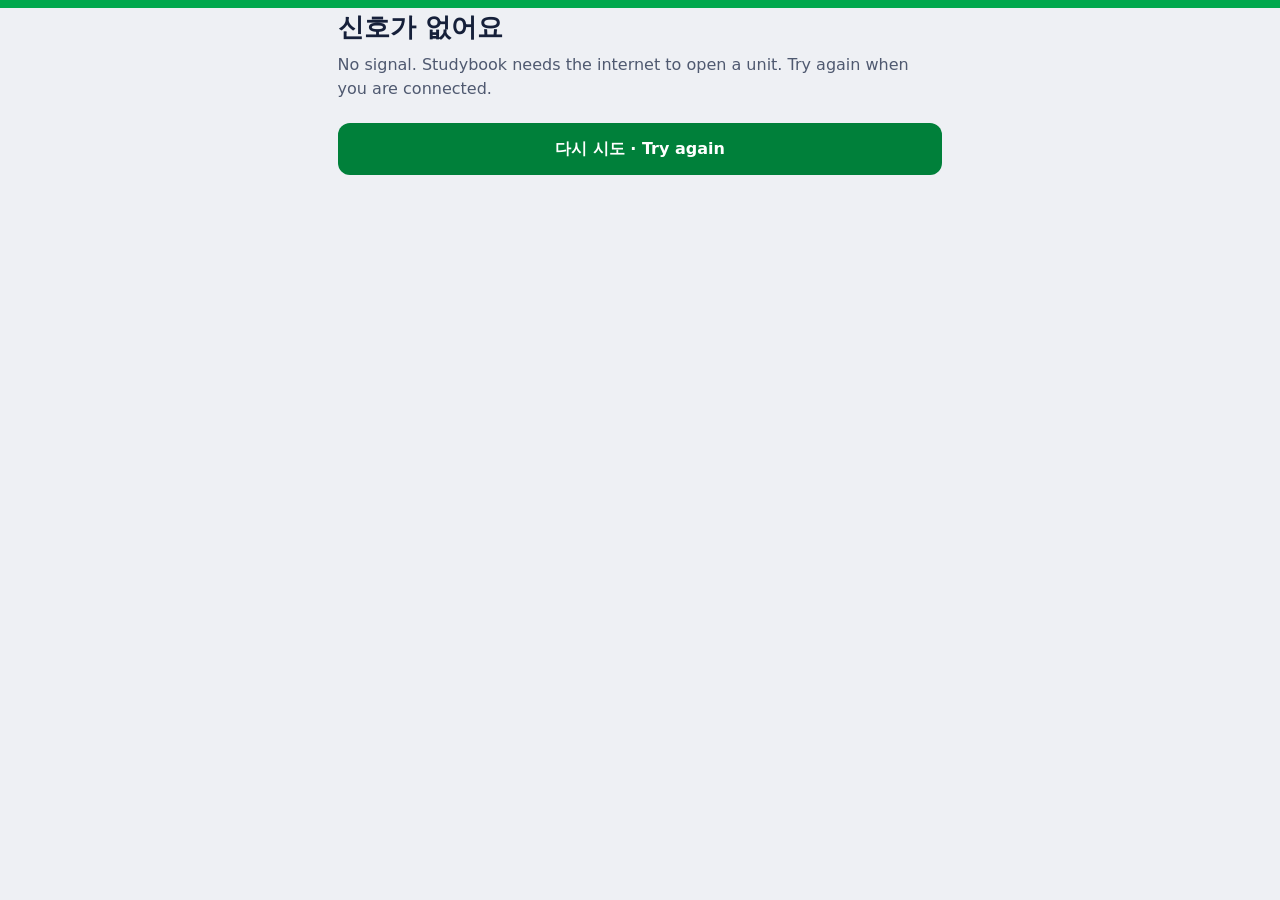
<file: offline.html>
<!doctype html>
<html lang="ko">
<head>
<meta charset="utf-8">
<meta name="viewport" content="width=device-width, initial-scale=1, viewport-fit=cover">
<title>No signal · 스터디북</title>
<meta name="theme-color" content="#1C2A4A">
<style>
:root{--f:'Gothic A1',system-ui,-apple-system,'Apple SD Gothic Neo','Malgun Gothic',sans-serif;--ground:#EEF0F4;--ink:#16203A;--ink-2:#4F5970;--line:#00A84D;--line-ink:#00803A}
@media (prefers-color-scheme:dark){:root{--ground:#0E1322;--ink:#EEF1F8;--ink-2:#AAB3C7;--line:#16B95E}}
*{box-sizing:border-box}html,body{margin:0}
body{background:var(--ground);color:var(--ink);font-family:var(--f);line-height:1.5;min-height:100vh}
.stripe{height:8px;background:var(--line)}
.wrap{max-width:640px;margin:0 auto;padding:0 1.1rem}
main{padding-top:3rem}
h1{font-size:1.6rem;font-weight:800;margin:0 0 .4rem;word-break:keep-all}
p{color:var(--ink-2);margin:0 0 1.4rem}
button{font:800 1rem var(--f);min-height:52px;width:100%;border:0;border-radius:12px;background:var(--line-ink);color:#fff;cursor:pointer}
</style>
</head>
<body>
<div class="stripe" aria-hidden="true"></div>
<main class="wrap">
  <h1>신호가 없어요</h1>
  <p>No signal. Studybook needs the internet to open a unit. Try again when you are connected.</p>
  <button type="button" onclick="location.reload()">다시 시도 · Try again</button>
</main>
</body>
</html>
</file>
<file: assets/line.css>
/* Studybook: shared tokens and base. World: Seoul Metro wayfinding (see PRODUCT.md, DESIGN.md). */
:root{
  --f:'Gothic A1',system-ui,-apple-system,'Apple SD Gothic Neo','Malgun Gothic',sans-serif;
  --ground:#EEF0F4;      /* platform grey */
  --surface:#FFFFFF;
  --ink:#16203A;
  --ink-2:#4F5970;
  --ink-3:#8A93A6;
  --rule:#D3D8E2;
  --sign:#1C2A4A;        /* navy enamel sign */
  --on-sign:#FFFFFF;
  --on-sign-2:#C4CCDD;
  --line:#00A84D;        /* Line 2 green, the stripe */
  --line-ink:#00803A;    /* green that carries white text */
  --here:#F5B700;        /* you are here */
  --notice:#D7372B;      /* NEW, alerts (fill, white text) */
  --notice-ink:#C02D22;  /* red used as text */
  --r:14px;
  --shadow:0 1px 2px rgba(22,32,58,.06),0 4px 14px rgba(22,32,58,.07);
  --shadow-up:0 2px 4px rgba(22,32,58,.08),0 10px 26px rgba(22,32,58,.12);
  --ease:cubic-bezier(.2,.7,.2,1);
  --ease-out:cubic-bezier(.16,1,.3,1);
  color-scheme:light;
}
@media (prefers-color-scheme:dark){:root{
  --ground:#0E1322;
  --surface:#18203A;
  --ink:#EEF1F8;
  --ink-2:#AAB3C7;
  --ink-3:#6F7890;
  --rule:#2C3654;
  --sign:#0A0F1D;
  --on-sign:#FFFFFF;
  --on-sign-2:#AAB3C7;
  --line:#16B95E;
  --line-ink:#00803A;
  --here:#FFC629;
  --notice:#D7372B;
  --notice-ink:#FF8F85;
  --shadow:0 1px 2px rgba(0,0,0,.35),0 6px 18px rgba(0,0,0,.3);
  --shadow-up:0 2px 4px rgba(0,0,0,.4),0 12px 28px rgba(0,0,0,.4);
  color-scheme:dark;
}}
*{box-sizing:border-box}
html{-webkit-text-size-adjust:100%;text-size-adjust:100%}
html,body{margin:0}
body{background:var(--ground);color:var(--ink);font-family:var(--f);line-height:1.5;-webkit-font-smoothing:antialiased;
  -webkit-tap-highlight-color:transparent;min-height:100vh}
.wrap{width:100%;max-width:640px;margin:0 auto;padding-left:max(1.1rem,env(safe-area-inset-left));padding-right:max(1.1rem,env(safe-area-inset-right))}
.stripe{height:8px;background:var(--line)}
::selection{background:var(--here);color:#16203A}
:focus-visible{outline:3px solid var(--here);outline-offset:3px;border-radius:6px}
a{color:inherit}
@media (prefers-reduced-motion:reduce){*{transition:none!important;animation:none!important;scroll-behavior:auto!important}}

/* ---------- text switch: English, Korean, Lyric (set on <html data-script> by assets/script.js) ---------- */
.t-ro,.ui-en,.only-en,.only-ro{display:none}
html[data-script="ro"] .t-ko,html[data-script="en"] .t-ko,
html[data-script="ro"] .ui-ko,html[data-script="en"] .ui-ko{display:none}
html[data-script="ro"] .t-ro,html[data-script="en"] .t-ro,
html[data-script="ro"] .ui-en,html[data-script="en"] .ui-en,
html[data-script="en"] .only-en{display:inline}
html[data-script="ro"] p.only-ro{display:block}
html[data-script="en"] .not-en,html[data-script="en"] .mk,html[data-script="en"] .hook,
html[data-script="en"] .has-en,html[data-script="en"] .not-ko-end,html[data-script="en"] .f-hint,
html[data-script="en"] [data-toggle="hide-ko"],html[data-script="en"] [data-toggle="hide-vko"]{display:none!important}
.t-ro{word-break:normal;overflow-wrap:anywhere}
.script{display:inline-flex;flex:none;gap:2px;padding:2px;background:rgba(255,255,255,.13);border-radius:10px}
.script button{appearance:none;border:0;background:none;color:var(--on-sign-2);font:700 .78rem/1 var(--f);min-height:38px;
  padding:0 .58rem;border-radius:8px;cursor:pointer}
.script button:hover{color:var(--on-sign)}
.script button[aria-pressed="true"]{background:var(--on-sign);color:#1C2A4A}
.script button:focus-visible{outline:3px solid var(--here);outline-offset:1px}
@media print{.script{display:none!important}}
/* any study language other than Korean: controls always in English, no Lyric (render_unit.py sets data-ui) */
html[data-ui="en"] .ui-ko{display:none!important}
html[data-ui="en"] .ui-en{display:inline!important}
html[data-ui="en"] .only-ro{display:none!important}
</file>
<file: assets/unit.css>
/* Studybook unit page. Inherits tokens from line.css. One unit = one station; its sections are
   transfer lines, each with its own Seoul line colour (set per element as --lc). */

body{padding-bottom:calc(84px + env(safe-area-inset-bottom))}

/* ---------- sign band (sticky, carries the tabs) ---------- */
.usign{position:sticky;top:0;z-index:40;background:var(--sign);color:var(--on-sign);padding-top:env(safe-area-inset-top)}
.usign .row{display:flex;align-items:center;justify-content:space-between;gap:.8rem;padding-top:.7rem}
.back{display:inline-flex;align-items:center;gap:.35rem;color:var(--on-sign-2);text-decoration:none;font-weight:700;font-size:.86rem;
  min-height:40px;padding-right:.4rem}
.back svg{width:18px;height:18px}
.back:hover{color:var(--on-sign)}
.utitle{padding:.2rem 0 .75rem}
.utitle h1{margin:0;font-size:clamp(1.35rem,5.6vw,1.8rem);font-weight:800;letter-spacing:-.015em;line-height:1.2;word-break:keep-all}
.utitle p{margin:.2rem 0 0;font-size:.84rem;color:var(--on-sign-2)}
.tabs{display:grid;grid-template-columns:repeat(4,1fr);gap:0;border-top:1px solid rgba(255,255,255,.12)}
.tabs button{appearance:none;background:none;border:0;color:var(--on-sign-2);font:700 .9rem/1.2 var(--f);padding:.7rem .2rem .65rem;
  cursor:pointer;position:relative;min-height:48px;display:flex;flex-direction:column;align-items:center;gap:.1rem}
.tabs button small{font-weight:500;font-size:.76rem}
.tabs button[aria-selected="true"]{color:var(--on-sign)}
.tabs button[aria-selected="true"]::after{content:"";position:absolute;left:18%;right:18%;bottom:0;height:4px;border-radius:4px 4px 0 0;background:var(--here)}
.usign .stripe{height:6px}

.panel{display:none;padding-top:1.2rem}
.panel.on{display:block}
.note{color:var(--ink-2);font-size:.88rem;margin:0 0 1rem;line-height:1.55}

/* ---------- the unit's line map (spine) ---------- */
.map{background:var(--surface);border-radius:var(--r);box-shadow:var(--shadow);padding:1rem 1rem 1.05rem;margin:0 0 1rem}
.map h2{margin:0 0 .15rem;font-size:1rem;font-weight:800}
.map .note{margin:0 0 .9rem;font-size:.84rem}
.map ol{list-style:none;margin:0;padding:0;display:grid;grid-auto-flow:column;grid-auto-columns:1fr;position:relative}
.map li{position:relative;text-align:center;padding-top:26px;min-width:0}
.map li::before{content:"";position:absolute;top:8px;left:0;right:0;height:6px;background:var(--lc)}
.map li:first-child::before{left:50%;border-radius:3px 0 0 3px}
.map li:last-child::before{right:50%;border-radius:0 3px 3px 0}
.map li::after{content:"";position:absolute;top:2px;left:50%;width:10px;height:10px;margin-left:-8px;border-radius:50%;background:var(--surface);border:3px solid var(--lc)}
.map li.on::after{border-color:var(--here);border-width:4px;width:10px;height:10px;margin-left:-9px;top:1px}
.map li button{appearance:none;background:none;border:0;padding:.15rem .1rem;cursor:pointer;color:inherit;font-family:var(--f);display:block;width:100%}
.map .m-ko{display:block;font-weight:800;font-size:.95rem;word-break:keep-all;line-height:1.25}
.map .m-en{display:block;font-size:.76rem;color:var(--ink-2);margin-top:.1rem;line-height:1.25}
html[data-script="ro"] .map ol{grid-auto-columns:minmax(min-content,1fr);overflow-x:auto;scrollbar-width:thin}
html[data-script="ro"] .map li{min-width:auto}
html[data-script="ro"] .map li button{padding:.15rem .35rem}
html[data-script="ro"] .map .m-ko .t-ro{font-size:.84rem;overflow-wrap:normal}
.map .foot{display:flex;align-items:center;gap:.7rem;margin-top:.9rem;padding-top:.8rem;border-top:1px solid var(--rule);font-size:.84rem;color:var(--ink-2)}

.how{display:flex;flex-wrap:wrap;gap:.4rem 1.1rem;margin:0 0 1.1rem;padding:0;list-style:none;font-size:.84rem;color:var(--ink-2)}
.how li{display:flex;align-items:center;gap:.4rem}
.how b{display:inline-grid;place-items:center;width:1.3rem;height:1.3rem;border-radius:50%;background:var(--ink);color:var(--surface);font-size:.7rem}

/* ---------- picture cards ---------- */
.cards{display:flex;flex-direction:column;gap:1rem}
.card,.qa,.surv,.voc,.map,.eli li{color:var(--ink)}
.card{background:var(--surface);border-radius:var(--r);box-shadow:var(--shadow);overflow:hidden;scroll-margin-top:220px;
  transition:box-shadow .25s var(--ease)}
.card.now{box-shadow:0 0 0 3px var(--here),var(--shadow-up)}
.pic{margin:0;background:var(--ground);aspect-ratio:16/10}
.pic img{display:block;width:100%;height:100%;object-fit:cover}
.pic.flat{background:color-mix(in srgb,var(--lc) 14%,#F4F6F9)}
.pic.flat img{object-fit:contain;padding:6% 10%}
.cbody{padding:.9rem 1rem 1rem}
.ctop{display:flex;align-items:center;gap:.45rem;flex-wrap:wrap}
.num{display:inline-grid;place-items:center;min-width:2.1rem;height:1.6rem;padding:0 .35rem;border-radius:7px;background:var(--surface);
  box-shadow:inset 0 0 0 3px var(--lc);color:var(--ink);font-weight:800;font-size:.78rem;font-variant-numeric:tabular-nums}
.sec-chip{display:inline-flex;align-items:center;gap:.35rem;font-size:.76rem;font-weight:700;color:var(--ink-2)}
.sec-chip::before{content:"";width:10px;height:10px;border-radius:50%;background:var(--lc)}
.hook{font-size:.76rem;font-weight:700;color:var(--ink-2);background:var(--ground);border-radius:6px;padding:.12rem .45rem}
.ko{margin:.55rem 0 0;font-size:clamp(1.18rem,4.6vw,1.45rem);font-weight:700;line-height:1.6;word-break:keep-all;color:var(--ink)}
.en{margin:.25rem 0 0;font-size:.9rem;color:var(--ink-2);line-height:1.5}
.listen{margin-top:.75rem;display:inline-flex;align-items:center;gap:.45rem;font:800 .86rem var(--f);color:#fff;background:var(--line-ink);
  border:0;border-radius:10px;padding:0 1rem;min-height:42px;cursor:pointer}
.listen svg{width:16px;height:16px}
.listen.playing{background:var(--sign)}
.listen.mini{min-height:36px;min-width:36px;padding:0;justify-content:center;border-radius:50%;margin:0;flex:none}
.listen.mini svg{width:14px;height:14px}

body.hide-ko .ko:not(.shown){color:transparent;background:var(--ground);border-radius:8px;cursor:pointer;user-select:none;
  background-image:repeating-linear-gradient(-45deg,transparent 0 8px,color-mix(in srgb,var(--ink-3) 18%,transparent) 8px 10px)}
body.hide-en .en{visibility:hidden}

/* ---------- Q&A ---------- */
.qsec{margin:1.6rem 0 .3rem;font-size:1.05rem;font-weight:800;display:flex;align-items:baseline;gap:.5rem;flex-wrap:wrap}
.qsec:first-child{margin-top:0}
.qsec small{font-size:.78rem;color:var(--ink-2);font-weight:500}
.qgrp{margin:1.1rem 0 .5rem;font-size:.86rem;font-weight:800;color:var(--ink-2)}
.qa{background:var(--surface);border-radius:12px;box-shadow:var(--shadow);margin:0 0 .6rem}
.qhead{display:flex;align-items:flex-start;gap:.5rem;padding-right:.7rem}
.q{flex:1;min-width:0;appearance:none;background:none;border:0;text-align:left;cursor:pointer;color:inherit;font-family:var(--f);
  display:flex;gap:.7rem;padding:.9rem .4rem .9rem 1rem;min-height:56px}
.qm{flex:none;display:grid;place-items:center;width:1.6rem;height:1.6rem;border-radius:50%;background:var(--ink);color:var(--surface);font-weight:800;font-size:.78rem;margin-top:.1rem}
.qa.trap .qm{background:var(--notice);color:#fff}
.qt{display:flex;flex-direction:column;gap:.15rem;min-width:0}
.qko{font-weight:800;font-size:1.04rem;line-height:1.45;word-break:keep-all}
.qen{font-size:.82rem;color:var(--ink-2)}
.qhead .listen.mini{margin-top:.75rem}
.qa .a{display:none;padding:.15rem 1rem 1rem 3.3rem}
.qa.open .a,body.reveal-all .qa .a{display:block}
.qa .chev{flex:none;width:18px;height:18px;margin-top:.35rem;color:var(--ink-3);transition:transform .2s var(--ease)}
.qa.open .chev{transform:rotate(180deg)}
.ako{margin:0;font-weight:700;font-size:1.02rem;line-height:1.65;word-break:keep-all}
.aen{margin:.2rem 0 0;font-size:.86rem;color:var(--ink-2)}
.why{margin:.5rem 0 0;font-size:.84rem;color:var(--notice-ink);line-height:1.5}
.check{display:inline-block;margin-left:.4rem;font-size:.76rem;font-weight:800;color:var(--notice-ink);border:1.5px solid var(--notice-ink);border-radius:6px;padding:0 .3rem;vertical-align:.15em}
.trap-tag{font-size:.7rem;font-weight:800;color:#fff;background:var(--notice);border-radius:6px;padding:.08rem .4rem;align-self:flex-start}
.surv{display:flex;align-items:center;gap:.7rem;background:var(--surface);border-radius:12px;box-shadow:var(--shadow);padding:.6rem .7rem .6rem 1rem;margin:0 0 .5rem}
.surv .sko{flex:1;font-weight:700;word-break:keep-all}
.surv .sen{display:block;font-size:.8rem;color:var(--ink-2);font-weight:500}

/* ---------- vocab ---------- */
.vgrp{margin:1.4rem 0 .5rem;font-size:.92rem;font-weight:800;display:flex;align-items:center;gap:.45rem}
.vgrp:first-of-type{margin-top:0}
.vgrp::before{content:"";width:10px;height:10px;border-radius:50%;background:var(--lc,var(--line))}
.vlist{list-style:none;margin:0;padding:0;background:var(--surface);border-radius:12px;box-shadow:var(--shadow);overflow:hidden}
.voc{display:flex;align-items:center;gap:.75rem;padding:.55rem .9rem .55rem .65rem;border-top:1px solid var(--rule);min-height:52px}
.voc:first-child{border-top:0}
.vko{font-weight:800;font-size:1.08rem;word-break:keep-all}
.ven{margin-left:auto;text-align:right;font-size:.84rem;color:var(--ink-2)}
body.hide-vko .vko:not(.shown),body.hide-ven .ven:not(.shown){color:transparent;background:var(--ground);border-radius:6px;cursor:pointer;user-select:none}

/* ---------- full text ---------- */
.full h2{font-size:1.2rem;font-weight:800;margin:2rem 0 .6rem;padding-bottom:.4rem;border-bottom:3px solid var(--line)}
.full h2:first-child{margin-top:0}
.full h3{font-size:.86rem;font-weight:800;color:var(--ink-2);margin:1.2rem 0 .35rem}
.fko{font-size:1.08rem;line-height:1.95;margin:0 0 .3rem;word-break:keep-all;font-weight:500}
.fen{color:var(--ink-2);font-size:.9rem;line-height:1.6;margin:0 0 .6rem;max-width:68ch}
.fqa{margin:0 0 .8rem}
.fqa p{margin:0}
.fq{font-weight:800;word-break:keep-all}
.fa{word-break:keep-all;line-height:1.65}
.fsub{font-size:.82rem;color:var(--ink-2)}
.fvoc{display:grid;grid-template-columns:repeat(auto-fill,minmax(220px,1fr));gap:0 1.2rem}
.fv{display:flex;gap:.6rem;align-items:baseline;padding:.25rem 0;border-bottom:1px dotted var(--rule)}
.fv b{flex:none}
.fv span{margin-left:auto;text-align:right;color:var(--ink-2);font-size:.86rem}
body.hide-fen .fen,body.hide-fen .fsub,body.hide-fen .fv span{display:none}

/* ---------- dock (fixed controls) ---------- */
.dock{position:fixed;left:0;right:0;bottom:0;z-index:45;background:var(--surface);border-top:1px solid var(--rule);
  box-shadow:0 -6px 20px rgba(22,32,58,.08);padding:.6rem max(.8rem,env(safe-area-inset-left)) calc(.6rem + env(safe-area-inset-bottom))}
.acts{display:flex;gap:.45rem;max-width:640px;margin:0 auto}
.acts[hidden]{display:none}
.btn{flex:1;min-height:48px;display:inline-flex;align-items:center;justify-content:center;gap:.35rem;font:700 .86rem/1.15 var(--f);white-space:nowrap;
  color:var(--ink);background:var(--ground);border:0;border-radius:12px;cursor:pointer;padding:0 .5rem;text-align:center}
.btn svg{width:17px;height:17px;flex:none}
.btn[aria-pressed="true"]{background:var(--sign);color:#fff}
.btn.primary{background:var(--line-ink);color:#fff}
.btn.primary[aria-pressed="true"]{background:var(--sign)}

/* ---------- focus mode: one card, recall first ---------- */
.focus{position:fixed;inset:0;z-index:60;background:var(--ground);display:flex;flex-direction:column;
  padding:env(safe-area-inset-top) 0 env(safe-area-inset-bottom)}
.focus[hidden]{display:none}
.f-top{display:flex;align-items:center;gap:.8rem;padding:.6rem max(1rem,env(safe-area-inset-left));background:var(--sign);color:#fff}
.f-close{appearance:none;border:0;background:rgba(255,255,255,.12);color:#fff;width:40px;height:40px;border-radius:10px;display:grid;place-items:center;cursor:pointer;flex:none}
.f-close svg{width:18px;height:18px}
.f-count{font-weight:800;font-variant-numeric:tabular-nums;font-size:.9rem;flex:none}
.f-track{flex:1;display:flex;align-items:center;height:20px;position:relative}
.f-track i{flex:1;height:5px;background:var(--lc);opacity:.45}
.f-track i.done{opacity:1}
.f-track i:first-child{border-radius:3px 0 0 3px}.f-track i:last-child{border-radius:0 3px 3px 0}
.f-dot{position:absolute;top:2px;width:10px;height:10px;margin-left:-8px;border-radius:50%;background:var(--sign);border:3px solid var(--here);
  transition:left .35s var(--ease-out)}
.f-stage{flex:1;overflow:auto;display:flex;justify-content:center;padding:1rem max(1rem,env(safe-area-inset-left)) .5rem}
.f-card{width:100%;max-width:560px;display:flex;flex-direction:column}
.f-card .pic{border-radius:var(--r);overflow:hidden;box-shadow:var(--shadow)}
.f-card .cbody{padding:1rem .2rem 0}
.f-card .ko{font-size:clamp(1.35rem,6vw,1.75rem)}
.f-card .ko.hidden{color:transparent;background:var(--surface);border-radius:10px;cursor:pointer;user-select:none;min-height:3.2em;
  box-shadow:inset 0 0 0 2px var(--rule);
  background-image:repeating-linear-gradient(-45deg,transparent 0 8px,color-mix(in srgb,var(--ink-3) 14%,transparent) 8px 10px)}
.f-hint{margin:.45rem 0 0;font-size:.82rem;color:var(--ink-2)}
.f-nav .btn{background:var(--surface);box-shadow:var(--shadow)}
.f-nav .btn.primary{background:var(--line-ink)}
.f-nav .btn:disabled{opacity:.45;box-shadow:none;cursor:default}
.f-nav{display:grid;grid-template-columns:1fr 1.4fr 1fr;gap:.5rem;padding:.7rem max(1rem,env(safe-area-inset-left)) .8rem;max-width:600px;width:100%;margin:0 auto}

@media (min-width:720px){
  .card{display:grid;grid-template-columns:minmax(0,38%) 1fr}
  .card .pic{aspect-ratio:auto;min-height:100%}
  .cbody{padding:1.1rem 1.25rem 1.2rem}
  .fvoc{grid-template-columns:repeat(2,1fr)}
}
@media (max-width:380px){
  .map .m-en{display:none}
  .btn{font-size:.78rem}
}
@media print{
  .usign,.dock,.focus,.map,.how{display:none!important}
  body{background:#fff;color:#000;padding:0}
  .panel{display:none!important}
  #p-full{display:block!important}
}

/* ---------- the big picture: eli5 style, big pictures and few words ---------- */
.eli{margin:0 0 1rem}
.eli h2{margin:0 0 .2rem;font-size:1rem;font-weight:800}
.eli-why{margin:0 0 .8rem;font-size:.88rem;color:var(--ink-2);line-height:1.55}
.eli ol{list-style:none;margin:0;padding:0;display:grid;grid-template-columns:repeat(2,1fr);gap:.6rem}
.eli li{background:var(--surface);border-radius:var(--r);box-shadow:var(--shadow);padding:.8rem .8rem .9rem;display:flex;flex-direction:column;
  align-items:center;text-align:center;gap:.3rem}
.eli img{width:92px;height:92px;object-fit:contain;padding:10px;border-radius:50%;background:color-mix(in srgb,var(--lc) 16%,#F4F6F9)}
.eli b{font-size:1.02rem;font-weight:800;line-height:1.3;word-break:keep-all}
.eli span{font-size:.8rem;color:var(--ink-2);line-height:1.4}
@media (min-width:720px){.eli ol{grid-template-columns:repeat(3,1fr)}}

/* ---------- card audio: round play on the picture (phone), row play (desktop) ---------- */
.pic{position:relative}
.cplay,.rplay,.bigplay{display:grid;place-items:center;border:0;border-radius:50%;cursor:pointer;color:#fff;background:var(--line-ink);
  box-shadow:0 2px 6px rgba(0,0,0,.22),0 8px 18px rgba(0,0,0,.16);transition:transform .15s var(--ease),background .2s}
.cplay svg,.rplay svg,.bigplay svg{width:42%;height:42%}
.cplay .i-stop,.rplay .i-stop,.bigplay .i-stop{display:none}
.playing .i-play{display:none}.playing .i-stop{display:inline}
.cplay.playing,.rplay.playing,.bigplay.playing{background:var(--sign)}
.cplay:active,.rplay:active,.bigplay:active{transform:scale(.94)}
.cplay{position:absolute;right:12px;bottom:12px;width:54px;height:54px}
.rplay{display:none}

/* progress line under the Korean while it plays, in the section colour */
.prog{display:block;height:4px;border-radius:2px;background:var(--rule);margin:.45rem 0 0;overflow:hidden;opacity:0;transition:opacity .2s}
.prog i{display:block;height:100%;width:0;background:var(--lc,var(--line))}
.speaking .prog{opacity:1}

/* the stage exists only on desktop */
.stage{display:none}

@media (min-width:960px){
  .wrap{max-width:1180px}
  .acts{max-width:1180px}
  #openFocus{display:none}
  .eli ol{grid-template-columns:repeat(6,1fr)}
  .platform{display:grid;grid-template-columns:minmax(0,1.5fr) minmax(340px,1fr);gap:1.4rem;align-items:start}
  .how{display:none}

  /* stage: the line now on the platform */
  .stage{display:block;position:sticky;top:calc(var(--hdr,190px) + 14px);background:var(--surface);border-radius:var(--r);
    box-shadow:var(--shadow-up);overflow:hidden}
  .stage .pic{aspect-ratio:16/9}
  .stage .pic.flat img{padding:5% 14%}
  .st-body{padding:1.1rem 1.4rem 1.2rem}
  .st-ko{font-size:clamp(1.5rem,2.1vw,1.95rem);margin-top:.7rem;min-height:1.6em}
  .st-ko.hidden{color:transparent;background:var(--ground);border-radius:10px;cursor:pointer;user-select:none;
    background-image:repeating-linear-gradient(-45deg,transparent 0 8px,color-mix(in srgb,var(--ink-3) 16%,transparent) 8px 10px)}
  .st-en{font-size:1rem}
  .st-ctl{display:flex;align-items:center;gap:.8rem;margin-top:1rem}
  .bigplay{width:64px;height:64px}
  .st-nav{display:grid;place-items:center;width:46px;height:46px;border-radius:50%;border:0;background:var(--ground);color:var(--ink);cursor:pointer}
  .st-nav svg{width:20px;height:20px}
  .st-nav:disabled{opacity:.35;cursor:default}
  .st-count{margin-left:auto;font-weight:800;font-variant-numeric:tabular-nums;color:var(--ink-2)}
  .keys{margin:.8rem 0 0;font-size:.8rem;color:var(--ink-2)}
  kbd{font:700 .74rem var(--f);background:var(--ground);border:1px solid var(--rule);border-bottom-width:2px;border-radius:5px;padding:.05rem .35rem;color:var(--ink)}

  /* route list: every line as a station row on a vertical line */
  .cards{gap:0;background:var(--surface);border-radius:var(--r);box-shadow:var(--shadow);overflow:hidden}
  .card{display:grid;grid-template-columns:1fr auto;align-items:center;gap:.6rem;border-radius:0;box-shadow:none;border-top:1px solid var(--rule);
    padding:.7rem .9rem .7rem 3.1rem;position:relative;cursor:pointer;scroll-margin-top:calc(var(--hdr,190px) + 20px)}
  .card:first-child{border-top:0}
  .card::before{content:"";position:absolute;left:1.35rem;top:0;bottom:0;width:6px;background:var(--lc)}
  .card:first-child::before{top:50%}.card:last-child::before{bottom:50%}
  .card::after{content:"";position:absolute;left:calc(1.35rem - 5px);top:50%;width:10px;height:10px;margin-top:-8px;border-radius:50%;
    background:var(--surface);border:3px solid var(--lc)}
  .card.sel{background:color-mix(in srgb,var(--here) 13%,var(--surface))}
  .card.sel::after{border-color:var(--here);border-width:4px;width:12px;height:12px;margin-left:-2px;margin-top:-10px}
  .card.now{box-shadow:none}
  .card .pic{display:none}
  .card .cbody{padding:0}
  .card .sec-chip,.card .hook{display:none}
  .card .num{height:1.35rem;min-width:1.9rem;font-size:.72rem;box-shadow:none;background:none;color:var(--ink-2);padding:0}
  .card .ctop{float:left;margin:.15rem .4rem 0 0}
  .card .ko{margin:0;font-size:1rem;line-height:1.5}
  .card .en{font-size:.82rem;margin-top:.1rem;white-space:pre-line}
  .card .prog{display:none}
  .rplay{display:grid;width:38px;height:38px;box-shadow:none}
  .card:hover{background:color-mix(in srgb,var(--ink) 4%,var(--surface))}
  .card.sel:hover{background:color-mix(in srgb,var(--here) 16%,var(--surface))}
}

/* desktop: the platform owns the first viewport; the big picture follows it; the list replaces the map */
@media (min-width:960px){
  .usign .row{padding-top:.5rem}
  .utitle{display:flex;align-items:baseline;gap:1rem;flex-wrap:wrap;padding:.1rem 0 .6rem}
  .utitle p{margin:0}
  #p-cards.on{display:flex;flex-direction:column}
  .platform{order:1}
  .eli{order:2;margin:1.6rem 0 0}
  #p-cards .map{display:none}
  .stage .pic{aspect-ratio:auto;height:clamp(200px,33vh,360px)}
}
@media (min-width:960px){
  .card .ko{display:-webkit-box;-webkit-box-orient:vertical;-webkit-line-clamp:2;line-clamp:2;overflow:hidden}
  .card .en{display:-webkit-box;-webkit-box-orient:vertical;-webkit-line-clamp:4;line-clamp:4;overflow:hidden}
  body.hide-ko .card .ko:not(.shown){display:block;height:1.5em}
}

/* source and attribution line under the cards and the full text */
.credit{font-size:.8rem;color:var(--ink-2);margin:1.6rem 0 0;padding-top:.8rem;border-top:1px solid var(--rule)}
#p-cards .credit{order:3}

/* focus bar with the text switch: the progress line takes its own row on narrow screens */
.f-top{flex-wrap:wrap}
.f-top .script{margin-left:auto}
.f-top .f-track{flex:1 1 100%}
@media (min-width:720px){.f-top{flex-wrap:nowrap}.f-top .f-track{flex:1 1 0;order:3}}
</file>
